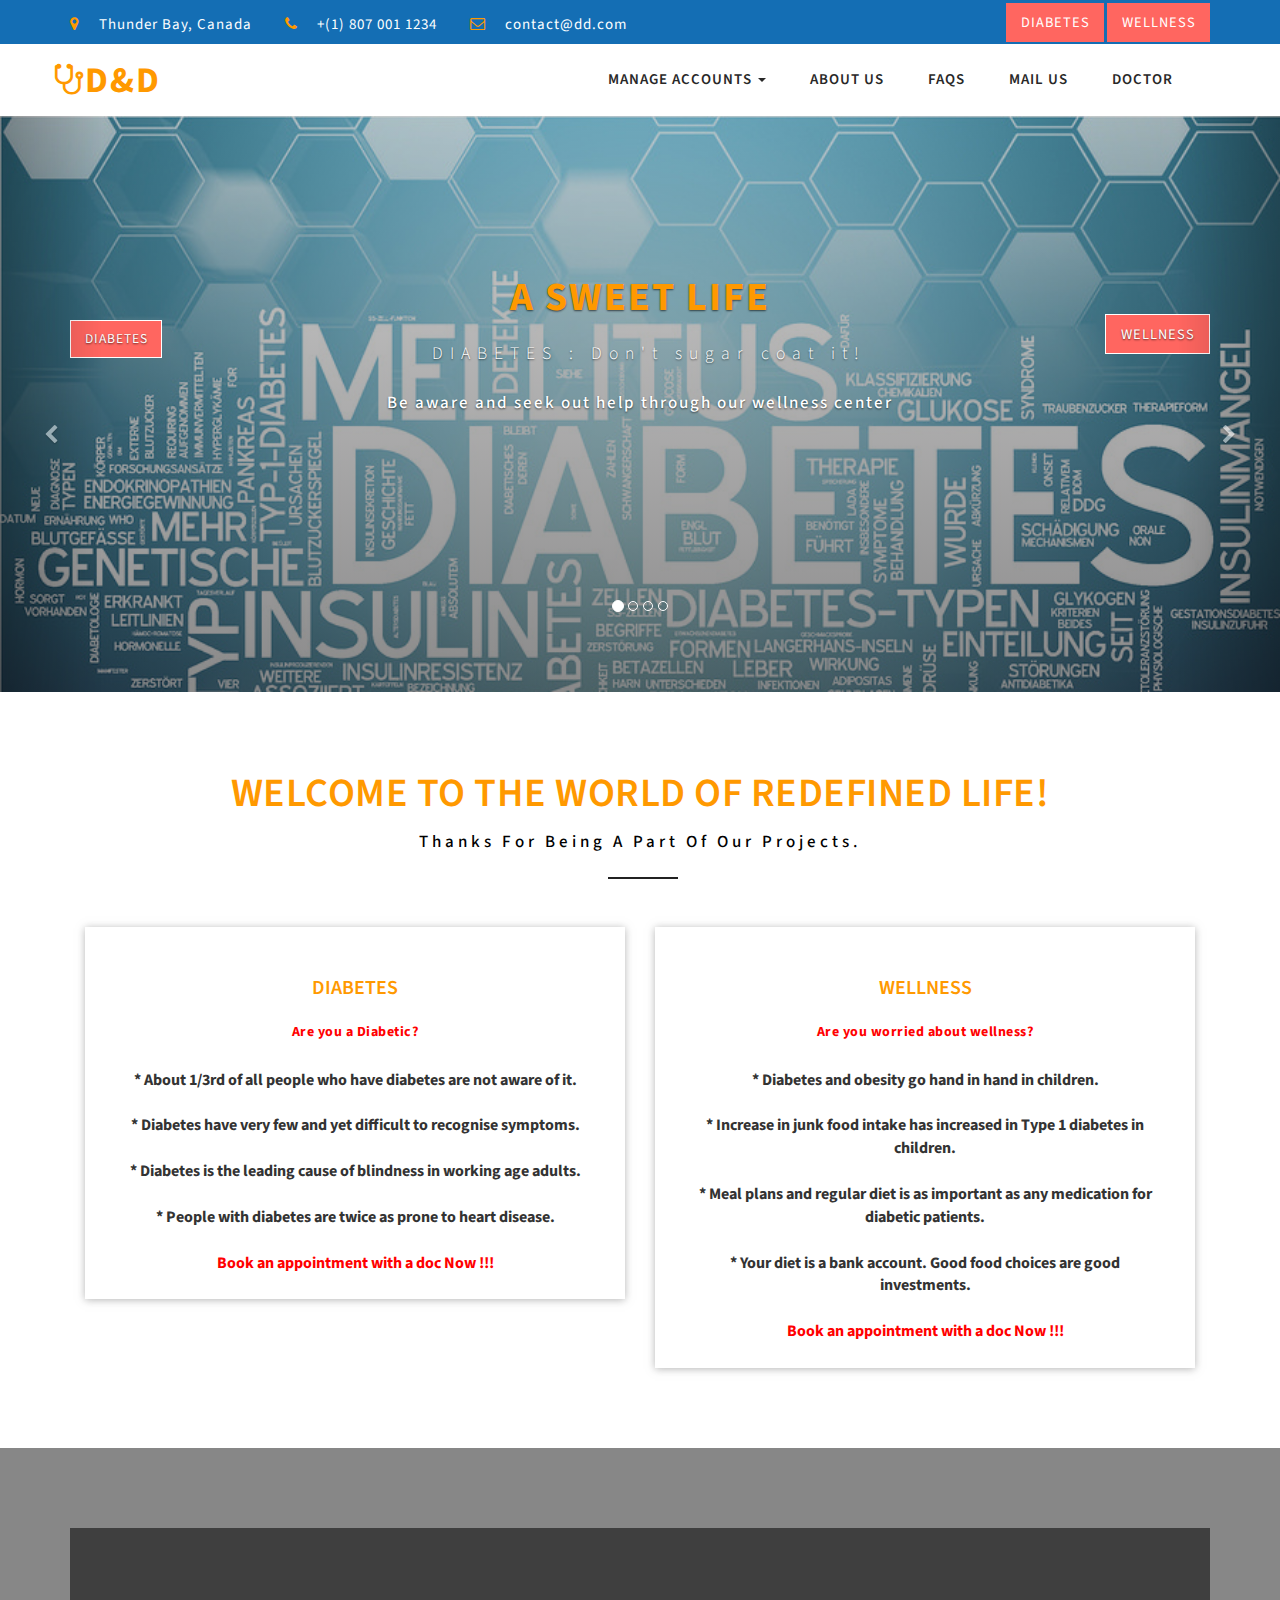
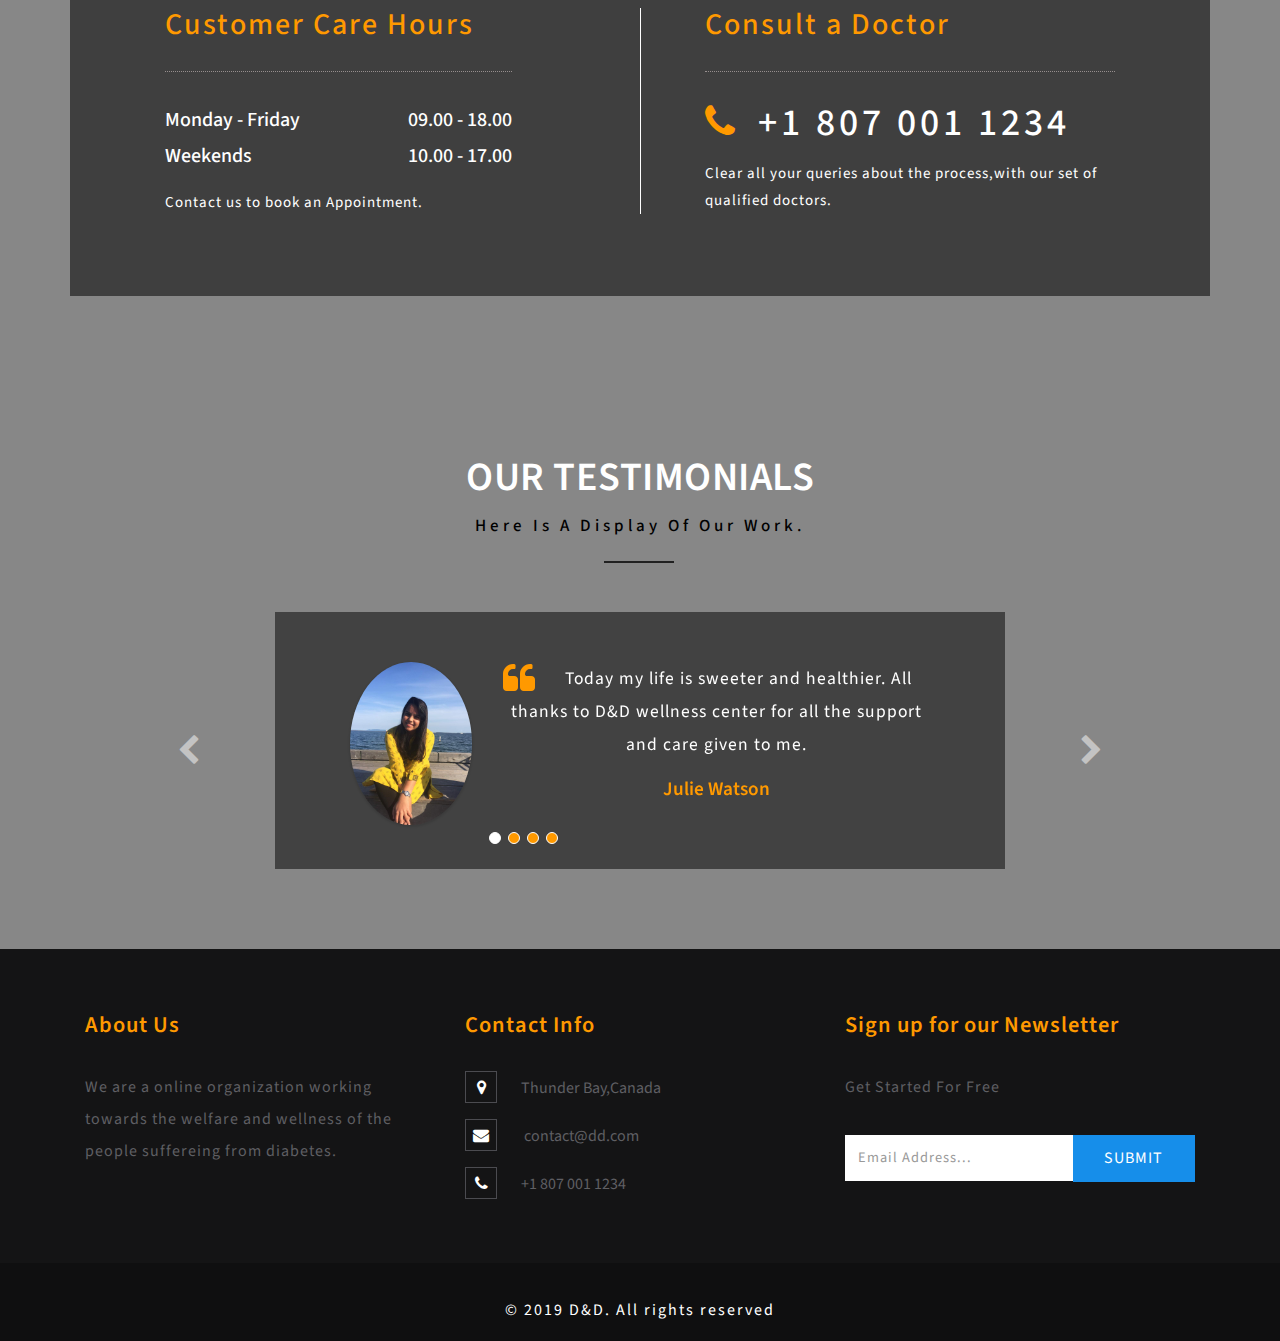
<file: index.html>
<!DOCTYPE html>
<html>

<head>
	<title>D&D - Diabetes and Diet Wellness Center : Home
	<img src="images/logo.jfif" alt=" " class="img-responsive" />
	</title>
	<!--/tags -->
	<meta name="viewport" content="width=device-width, initial-scale=1">
	<meta http-equiv="Content-Type" content="text/html; charset=utf-8" />
	<meta name="keywords" content="New Clinic Responsive web template, Bootstrap Web Templates, Flat Web Templates, Android Compatible web template, 
Smartphone Compatible web template, free webdesigns for Nokia, Samsung, LG, SonyEricsson, Motorola web design" />
	<script type="application/x-javascript">
		addEventListener("load", function () {
			setTimeout(hideURLbar, 0);
		}, false);

		function hideURLbar() {
			window.scrollTo(0, 1);
		}
	</script>
	<!--//tags -->
	<link href="css/bootstrap.css" rel="stylesheet" type="text/css" media="all" />
	<link href="css/style.css" rel="stylesheet" type="text/css" media="all" />
	<link href="css/appointment_style.css" rel="stylesheet" type="text/css" media="all" />
	<link href="css/font-awesome.css" rel="stylesheet">
	<!-- //for bootstrap working -->
	<link href="//fonts.googleapis.com/css?family=Source+Sans+Pro:300,300i,400,400i,600,600i,700" rel="stylesheet">
</head>

<body>
	<!-- header -->
	<div class="header" id="home">
		<div class="top_menu_w3layouts">
		<div class="container">
			 <div class="header_left">
				<ul>
					<li><i class="fa fa-map-marker" aria-hidden="true"></i> Thunder Bay, Canada </li>
					<li><i class="fa fa-phone" aria-hidden="true"></i> +(1) 807 001 1234</li>
					<li><i class="fa fa-envelope-o" aria-hidden="true"></i> <a href="mailto:customer.care@d2r.com">contact@dd.com</a></li>
				</ul>
			</div>
			<div class="header_right">
				<ul class="forms_right">					
					<li><a href="loginsingup.html"> Diabetes  </a> </li>
					<li><a href="wellness.html"> Wellness  </a> </li>
				</ul>
			</div>
			<div class="clearfix"> </div>
			</div> 
		</div>

		<div class="content white">
			<nav class="navbar navbar-default" role="navigation">
				<div class="container">
					<div class="navbar-header">
						<button type="button" class="navbar-toggle" data-toggle="collapse" data-target="#bs-example-navbar-collapse-1">
					<span class="sr-only">Toggle navigation</span>
					<span class="icon-bar"></span>
					<span class="icon-bar"></span>
					<span class="icon-bar"></span>
				</button>
						<a class="navbar-brand" href="index.html">
							<h1><span class="fa fa-stethoscope" aria-hidden="true"></span>D&D </h1>
						</a>
					</div>
					<!--/.navbar-header-->
					<div class="collapse navbar-collapse" id="bs-example-navbar-collapse-1">
						<nav>
							<ul class="nav navbar-nav">
								<li class="dropdown">
									<a href="#" class="dropdown-toggle" data-toggle="dropdown">Manage accounts <b class="caret"></b></a>
									<ul class="dropdown-menu">
										<li><a href="SignUp.php">SignUp</a></li>
										<li><a href="#" data-toggle="modal" data-target="#myModalL">LOGIN</a></li>										
										<li class="divider"></li>
									</li>										
									</ul>
								</li>
								<li><a href="about.html">About Us</a></li>								
								<li><a href="faq.html">FAQs</a></li>								
								<li><a href="mail.html">Mail Us </a></li>
								<li><a href="doctor.html">Doctor</a></li>
								
							</ul>
						</nav>
					</div>
					<!--/.navbar-collapse-->
					<!--/.navbar-->
				</div>
			</nav>
		</div>
	</div>
	<!-- banner -->
	<div id="myCarousel" class="carousel slide" data-ride="carousel">
		<!-- Indicators -->
		<ol class="carousel-indicators">
			<li data-target="#myCarousel" data-slide-to="0" class="active"></li>
			<li data-target="#myCarousel" data-slide-to="1" class=""></li>
			<li data-target="#myCarousel" data-slide-to="2" class=""></li>
			<li data-target="#myCarousel" data-slide-to="3" class=""></li>
		</ol>
		<div class="carousel-inner" role="listbox">
			<div class="item active">
				<div class="container">
					<div class="carousel-caption">
						<h3><span>A Sweet Life</span></h3>
						<div class="header_left">
							<ul class="forms_right">
								<li><a href="loginsingup.html"> Diabetes  </a> </li>
							</ul>
						</div>
						<div class="header_right">
							<ul class="forms_right">								
								<li><a href="wellness.html"> Wellness  </a> </li>
							</ul>
						</div>										
						<p> DIABETES : Don't sugar coat it! </p>						
						<h6>Be aware and seek out help through our wellness center</h6>
					</div>
				</div>
			</div>
			<div class="item item2">
				<div class="container">
					<div class="carousel-caption">						
						<h3><span>A Sweet Life</span></h3>
						<div class="header_left">
							<ul class="forms_right">
								<li><a href="loginsingup.html"> Diabetes  </a> </li>
							</ul>
						</div>
						<div class="header_right">
							<ul class="forms_right">								
								<li><a href="wellness.html"> Wellness  </a> </li>
							</ul>
						</div>	
						<p>A world free of diabetes is not only a dream, it's our pledge.</p>
						<h6>Be aware and seek out help through our wellness center</h6>
					</div>
				</div>
			</div>
			<div class="item item3">
				<div class="container">
					<div class="carousel-caption">
						<h3><span>A Sweet Life</span></h3>
						<div class="header_left">
							<ul class="forms_right">
								<li><a href="loginsingup.html"> Diabetes  </a> </li>
							</ul>
						</div>
						<div class="header_right">
							<ul class="forms_right">								
								<li><a href="wellness.html"> Wellness  </a> </li>
							</ul>
						</div>	
						<p>Keep calm and cure diabetes.</p>
						<h6>Be aware and seek out help through our wellness center </h6>
					</div>
				</div>
			</div>
			<div class="item item4">
				<div class="container">
					<div class="carousel-caption">						
						<h3><span>A Sweet Life</span></h3>
						<div class="header_left">
							<ul class="forms_right">
								<li class><a href="loginsingup.html"> Diabetes  </a> </li>
							</ul>
						</div>
						<div class="header_right">
							<ul class="forms_right">								
								<li><a href="wellness.html"> Wellness  </a> </li>
							</ul>
						</div>	
						<p>Be well, know your BGL!</p>
						<h6>Be aware and seek out help through our wellness center</h6>
					</div>
				</div>
			</div>
		</div>
		<a class="left carousel-control" href="#myCarousel" role="button" data-slide="prev">
			<span class="fa fa-chevron-left" aria-hidden="true"></span>
			<span class="sr-only">Previous</span>
		</a>
		<a class="right carousel-control" href="#myCarousel" role="button" data-slide="next">
			<span class="fa fa-chevron-right" aria-hidden="true"></span>
			<span class="sr-only">Next</span>
		</a>
		<!-- The Modal -->
	</div>
	<!--//banner -->
	<!-- about -->
	<div class="agile-about w3ls-section">
	<!-- about-bottom -->
	<div class="agileits-about-btm">
	<h3 class="heading-agileinfo">Welcome To The World of Redefined Life!<span>Thanks for being a part of our Projects.</span></h3>
		<div class="container">
			<div class="w3-flex">			
			<div class="services-bottom-grids">
			<div class="col-md-6">
				<div class="grid1">
					<h4 class="agileinfo-head">DIABETES</h4>
					<p class="post-title"><b>Are you a Diabetic? </b></p></br>
					<ul><b>
						<li> * About 1/3rd of all people who have diabetes are not aware of it. </li></br>
						<li> * Diabetes have very few and yet difficult to recognise symptoms. </li></br>
						<li> * Diabetes is the leading cause of blindness in working age adults.  </li></br>
						<li> * People with diabetes are twice as prone to heart disease.  </li></br>
						<li class="post-title"><b>Book an appointment with a doc Now !!!</b></li></b>
					</ul>
				</div>
			</div>
			<div class="col-md-6">
				<div class="grid1">
					<h4 class="agileinfo-head">WELLNESS</h4>
					<p class="post-title"><b>Are you worried about wellness? </b></p></br>
						<ul><b>
							<li> * Diabetes and obesity go hand in hand in children. </li></br>
							<li> * Increase in junk food intake has increased in Type 1 diabetes in children. </li></br>
							<li> * Meal plans and regular diet is as important as any medication for diabetic patients.</li></br>
							<li> * Your diet is a bank account. Good food choices are good investments.</li></br>
						<li class="post-title"><b>Book an appointment with a doc Now !!!</b></li></b>
						</ul>
				</div>
			</div>
			<div class="clearfix"></div>
		</div>
		</div>
		</div>
	</div>
	<!-- //about-bottom -->
</div>
<!-- emergency -->
<div class="emergency_cases_w3ls">
<div class="emergency_cases_bt">
	<div class="container">
	<div class="emergency_cases_top">
		<div class="col-md-6 emergency_cases_w3ls_left">
			<h4>Customer Care Hours</h4>
			<h6>Monday - Friday&nbsp;<span class="eme">09.00 - 18.00</span></h6>
			<h6>Weekends &nbsp;<span class="eme">10.00 - 17.00</span></h6>
			<p>Contact us to book an Appointment.</p>
		</div>
		<div class="col-md-6 emergency_cases_w3ls_right">
			<h4>Consult a Doctor</h4>
			<h5><i class="fa fa-phone" aria-hidden="true"></i>+1 807 001 1234 </h5>
			<p>Clear all your queries about the process,with our set of qualified doctors.</p>
		</div>
		
		<div class="clearfix"></div>
		</div>
	</div>
	</div>
</div>

<div class="tesimonials">
<div class="tesimonials_tp">
		<div class="container">
			<div class="tittle_head_w3layouts">
				<h3 class="heading-agileinfo te">Our Testimonials<span class="te">Here is a display of our work.</span></h3>
			</div>
			<div class="inner_sec_info_agileits_w3">
				<div class="test_grid_sec">
					<div class="col-md-offset-2 col-md-8">
						<div class="carousel slide two" data-ride="carousel" id="quote-carousel">
							<!-- Bottom Carousel Indicators -->
							<ol class="carousel-indicators two">
								<li data-target="#quote-carousel" data-slide-to="0" class="active"></li>
								<li data-target="#quote-carousel" data-slide-to="1"></li>
								<li data-target="#quote-carousel" data-slide-to="2"></li>
								<li data-target="#quote-carousel" data-slide-to="3"></li>
							</ol>

							<!-- Carousel Slides / Quotes -->
							<div class="carousel-inner">

								<!-- Quote 1 -->
								<div class="item active">
									<blockquote>
										<div class="test_grid">
											<div class="col-sm-3 text-center test_img">
												<img src="images/julie.jpeg" alt=" " class="img-responsive" />

											</div>
											<div class="col-sm-9 test_img_info">
												<p>Today my life is sweeter and healthier. All thanks to D&D wellness center for all the support and care given to me.</p>
												<h6>Julie Watson</h6>
											</div>
										</div>
									</blockquote>
								</div>
								<!-- Quote 2 -->
								<div class="item">
									<blockquote>
										<div class="test_grid">
											<div class="col-sm-3 text-center test_img">
												<img src="images/mary.jpg" alt=" " class="img-responsive" />
											</div>
											<div class="col-sm-9 test_img_info">
												<p>I rely more on the healthy diet now than the insulin injections. #awarenessbyD&D</p>
												<h6>Mary Shawhill</h6>
											</div>
										</div>
									</blockquote>
								</div>
								<!-- Quote 3 -->
								<div class="item">
									<blockquote>
										<div class="test_grid">
											<div class="col-sm-3 text-center test_img">
												<img src="images/william.JPG" alt=" " class="img-responsive" />
											</div>
											<div class="col-sm-9 test_img_info">
												<p> D&D - Go and never feel low!!</p>
												<h6>William Grand</h6>
											</div>
										</div>
									</blockquote>
								</div>
								<!-- Quote 4 -->
								<div class="item">
									<blockquote>
										<div class="test_grid">
											<div class="col-sm-3 text-center test_img">
												<img src="images/pearl.jpg" alt=" " class="img-responsive" />
											</div>
											<div class="col-sm-9 test_img_info">
												<p>Never knew diabetes could be controlled with this ease until i stepped into D&D</p>
												<h6>Pearl Rozario</h6>
											</div>
										</div>
									</blockquote>
								</div>
							</div>

							<!-- Carousel Buttons Next/Prev -->
							<a data-slide="prev" href="#quote-carousel" class="left carousel-control"><i class="fa fa-chevron-left"></i></a>
							<a data-slide="next" href="#quote-carousel" class="right carousel-control"><i class="fa fa-chevron-right"></i></a>
						</div>
					</div>
				</div>
			</div>
		</div>
	</div>
</div>

	<!--//icons-->

	<!-- footer -->
	<div class="footer_top_agile_w3ls">
		<div class="container">
			<div class="col-md-4 footer_grid">
				<h3>About Us</h3>
				<p>We are a online organization working towards the welfare and wellness of the people suffereing from diabetes.</p>				
			</div>

			<div class="col-md-4 footer_grid">
				<h3>Contact Info</h3>
				<ul class="address">
					<li><i class="fa fa-map-marker" aria-hidden="true"></i>Thunder Bay,Canada </li>
					<li><i class="fa fa-envelope" aria-hidden="true"></i> <a href="mailto:customer.care@d2r.com">contact@dd.com</a></li>
					<li><i class="fa fa-phone" aria-hidden="true"></i>+1 807 001 1234</li>
				</ul>
			</div>
			<div class="col-md-4 footer_grid ">
				<h3>Sign up for our Newsletter</h3>
				<p>Get Started For Free</p>
				<div class="footer_grid_right">

					<form action="#" method="post">
						<input type="email" name="Email" placeholder="Email Address..." required="">
						<input type="submit" value="Submit">
					</form>
				</div>
			</div>
			<div class="clearfix"> </div>

		</div>
	</div>
	<div class="footer_wthree_agile">
		<p>© 2019 D&D. All rights reserved </p>
	</div>
	<!-- //footer -->
	<!-- bootstrap-modal-pop-up -->
	<div class="modal video-modal fade" id="myModal" tabindex="-1" role="dialog" aria-labelledby="myModal">
		<div class="modal-dialog" role="document">
			<div class="modal-content">
				<div class="modal-header">
					D&D
					<button type="button" class="close" data-dismiss="modal" aria-label="Close"><span aria-hidden="true">&times;</span></button>						
				</div>
					<div class="modal-body">
						<img src="images/diabetes prevention and management.jpg" alt=" " class="img-responsive" />
						<p>Ut enim ad minima veniam, quis nostrum 
							exercitationem ullam corporis suscipit laboriosam, 
							nisi ut aliquid ex ea commodi consequatur? Quis autem 
							vel eum iure reprehenderit qui in ea voluptate velit 
							esse quam nihil molestiae consequatur, vel illum qui 
							dolorem eum fugiat quo voluptas nulla pariatur.
							<i>" Quis autem vel eum iure reprehenderit qui in ea voluptate velit 
								esse quam nihil molestiae consequatur.</i></p>
					</div>
			</div>
		</div>
	</div>
<!-- //bootstrap-modal-pop-up --> 
<!-- Login -->
	<div class="modal video-modal fade" id="myModalL" tabindex="-1" role="dialog" aria-labelledby="myModal">
			<div class="modal-dialog" role="document">
				<div class="modal-content">
					<div class="modal-header">
						Login
						<button type="button" class="close" data-dismiss="modal" aria-label="Close"><span aria-hidden="true">&times;</span></button>						
					</div>
						<div class="modal-body">
						<form role="form" action="login.php" method="post">
						<div class="col-sm-3 text-center test_img">
							<img src="images/contact.png" alt=" " class="img-responsive" /></div>
							<p>
								  </br><label for="uname"><b>Username</b></label>
								  <input type="text" placeholder="Enter Username" name="uname" id = "uname" required>
								  <label for="pname"><b>Password</b></label></br>
								  <input type="password" placeholder=" Enter Password" name="pname" id = "pname" required></br>
								  <label><input type="checkbox" checked="checked" name="remember"> Remember me </label></br>								  
								  <button type="submit" value="login" name="submit" id="submit" class="btn btn-block" style="background-color:#666">LOGIN
								<span class="glyphicon glyphicon-ok"></span>
								</button>
							</p>
							</form>
						</div>
				</div>
			</div>
		</div>
<!-- Login -->

	


	<!-- js -->
	<script type="text/javascript" src="js/jquery-2.1.4.min.js"></script>
	<script>
		$('ul.dropdown-menu li').hover(function () {
			$(this).find('.dropdown-menu').stop(true, true).delay(200).fadeIn(500);
		}, function () {
			$(this).find('.dropdown-menu').stop(true, true).delay(200).fadeOut(500);
		});
	</script>
	<script type="text/javascript" src="js/bootstrap.js"></script>
</body>

</html>
</file>
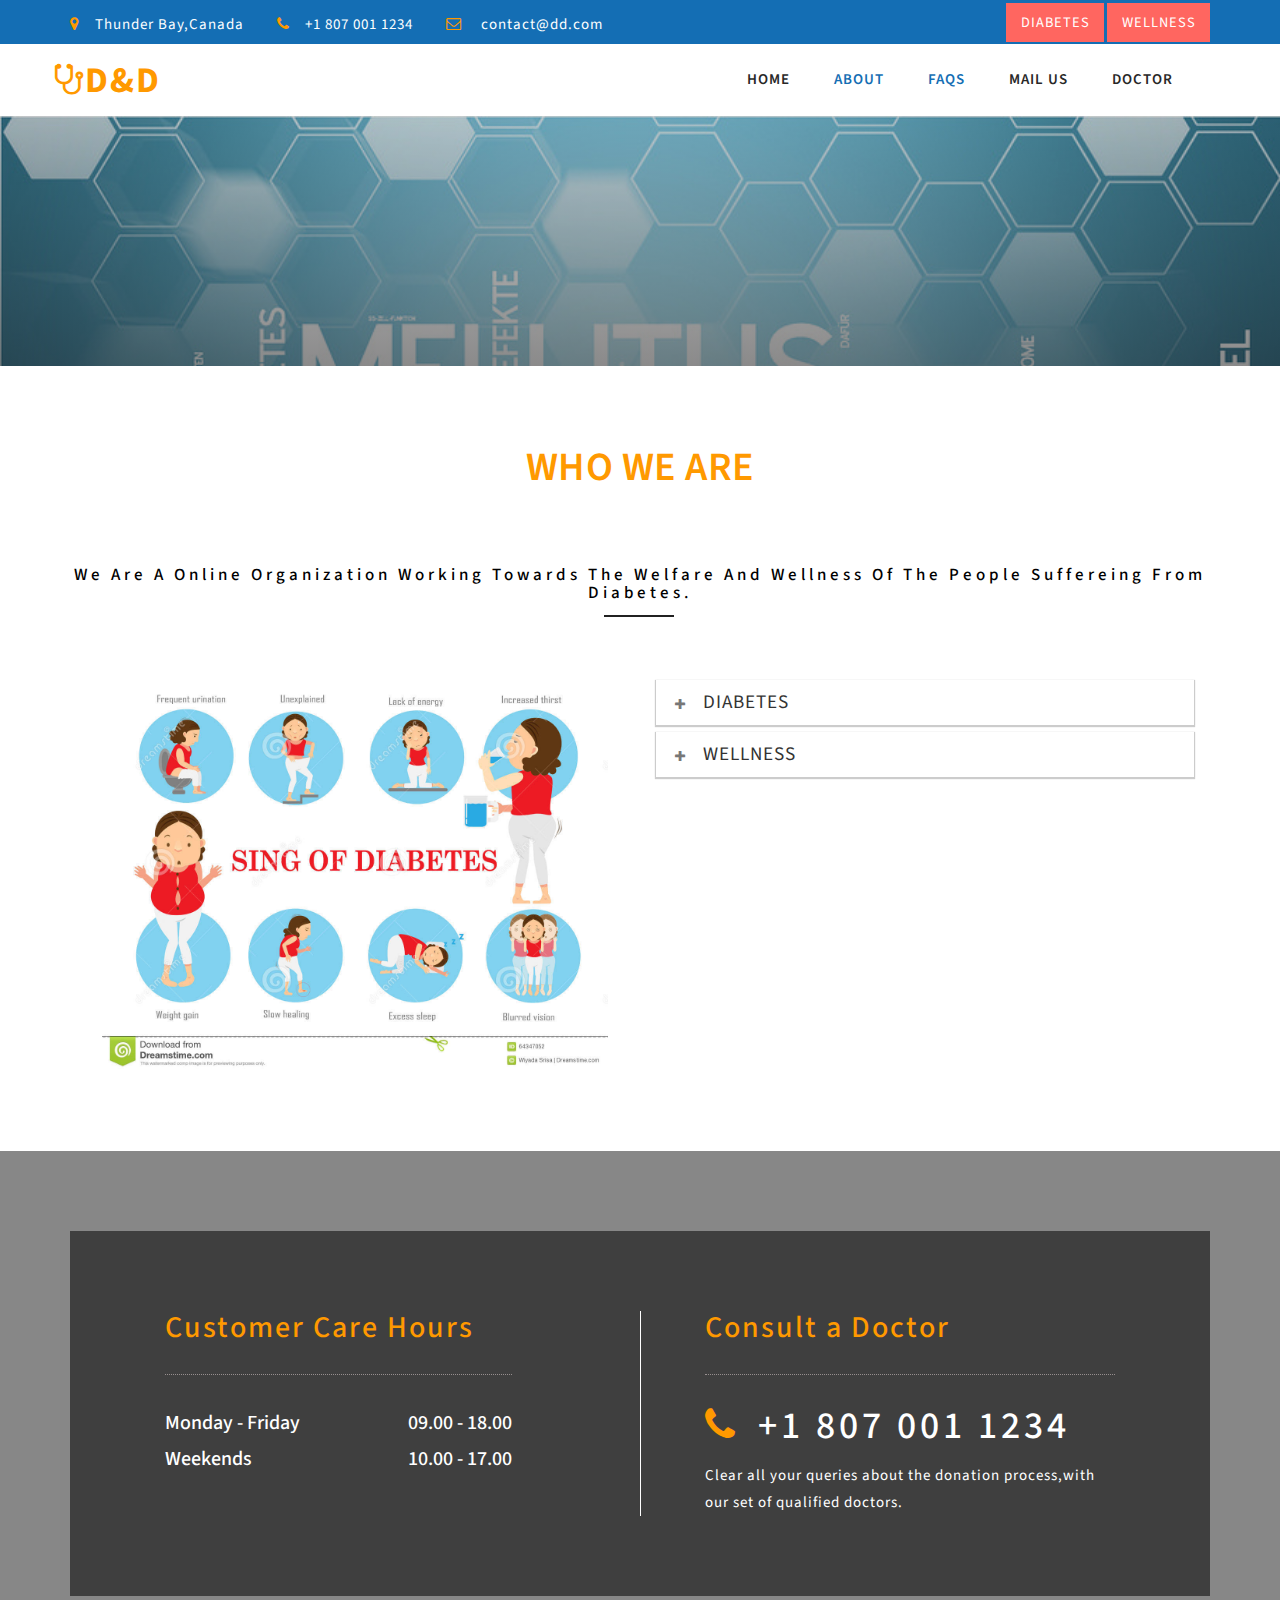
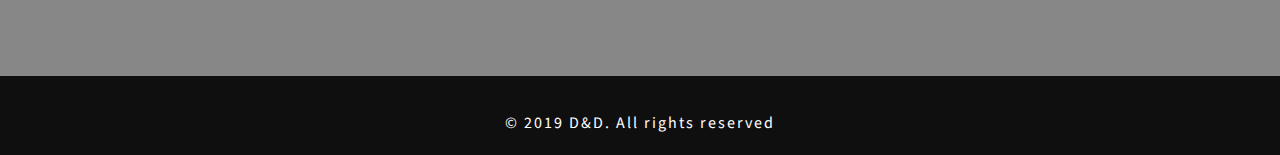
<file: about.html>
<!DOCTYPE html>
<html>

<head>
	<title>D&D</title>
	<!--/tags -->
	<meta name="viewport" content="width=device-width, initial-scale=1">
	<meta http-equiv="Content-Type" content="text/html; charset=utf-8" />
	<meta name="keywords" content="New Clinic Responsive web template, Bootstrap Web Templates, Flat Web Templates, Android Compatible web template, 
Smartphone Compatible web template, free webdesigns for Nokia, Samsung, LG, SonyEricsson, Motorola web design" />
	<script type="application/x-javascript">
		addEventListener("load", function () {
			setTimeout(hideURLbar, 0);
		}, false);

		function hideURLbar() {
			window.scrollTo(0, 1);
		}
	</script>
	<!--//tags -->
	<link href="css/bootstrap.css" rel="stylesheet" type="text/css" media="all" />
	<link href="css/style.css" rel="stylesheet" type="text/css" media="all" />
	<link href="css/appointment_style.css" rel="stylesheet" type="text/css" media="all" />
	<link href="css/font-awesome.css" rel="stylesheet">
	<!-- //for bootstrap working -->
	<link href="//fonts.googleapis.com/css?family=Source+Sans+Pro:300,300i,400,400i,600,600i,700" rel="stylesheet">
</head>

<body>
	<!-- header -->
	<div class="header" id="home">
		<div class="top_menu_w3layouts">
<div class="container">
			<div class="header_left">
				<ul>
					<li><i class="fa fa-map-marker" aria-hidden="true"></i>Thunder Bay,Canada </li>
					<li><i class="fa fa-phone" aria-hidden="true"></i>+1 807 001 1234</li>
					<li><i class="fa fa-envelope-o" aria-hidden="true"></i> <a href="mailto:info@example.com">contact@dd.com</a></li>
				</ul>
			</div>
			<div class="header_right">
				<ul class="forms_right">					
					<li><a href="loginsingup.html"> Diabetes  </a> </li>
					<li><a href="loginsingup.html"> Wellness  </a> </li>
				</ul>

			</div>
			<div class="clearfix"> </div>
			</div>
		</div>

		<div class="content white">
			<nav class="navbar navbar-default" role="navigation">
				<div class="container">
					<div class="navbar-header">
						<button type="button" class="navbar-toggle" data-toggle="collapse" data-target="#bs-example-navbar-collapse-1">
					<span class="sr-only">Toggle navigation</span>
					<span class="icon-bar"></span>
					<span class="icon-bar"></span>
					<span class="icon-bar"></span>
				</button>
						<a class="navbar-brand" href="index.html">
							<h1><span class="fa fa-stethoscope" aria-hidden="true"></span>D&D </h1>
						</a>
					</div>
					<!--/.navbar-header-->
					<div class="collapse navbar-collapse" id="bs-example-navbar-collapse-1">
						<nav>
							<ul class="nav navbar-nav">
								<li><a href="index.html" >Home</a></li>
								<li><a href="about.html" class="active">About</a></li>	
								<li><a href="faq.html" class="active">FAQs</a></li>		
								<li><a href="mail.html">Mail Us</a></li>
								<li><a href="doctor.html">Doctor</a></li>								
									</ul>
								
						</nav>
					</div>
					<!--/.navbar-collapse-->
					<!--/.navbar-->
				</div>
			</nav>
		</div>
	</div>
	<!-- banner -->
<div class="banner_inner_content_agile_w3l">
	
</div>
	<!--//banner -->
	<!-- about -->
	<div class="about">
		<div class="container">
			<h3 class="heading-agileinfo">Who We are</h3>
			<h3 class="heading-agileinfo"><span> We are a online organization working towards the welfare and wellness of the people suffereing from diabetes.</span></h3> 
			<div class="col-md-6 about-w3right">
				<img src="images/diabetes signs.jpg" class="img-responsive" alt="" />
			</div>
			<div class="col-md-6 about-w3left">
				<div class="panel-group" id="accordion" role="tablist" aria-multiselectable="true">
					<div class="panel panel-default">
						<div class="panel-heading" role="tab" id="headingOne">
							<h5 class="panel-title asd">
								<a class="pa_italic collapsed" role="button" data-toggle="collapse" data-parent="#accordion" href="#collapseOne" aria-expanded="false"
								    aria-controls="collapseOne">
								<span class="glyphicon glyphicon-plus" aria-hidden="true"></span><i class="glyphicon glyphicon-minus" aria-hidden="true"></i>DIABETES</a>
							</h5>
						</div>
						<div id="collapseOne" class="panel-collapse collapse" role="tabpanel" aria-labelledby="headingOne" aria-expanded="false"
						    style="height: 0px;">
							<div class="panel-body panel_text">
								<ul><b>
						<li> * About 1/3rd of all people who have diabetes are not aware of it. </li></br>
						<li> * Diabetes have very few and yet difficult to recognise symptoms. </li></br>
						<li> * Diabetes is the leading cause of blindness in working age adults.  </li></br>
						<li> * People with diabetes are twice as prone to heart disease.  </li></br>
						<li class="post-title"><b>Book an appointment with a doc Now !!!</b></li></b>
					</ul>
							</div>
						</div>
					</div>
					<div class="panel panel-default">
						<div class="panel-heading" role="tab" id="headingThree">
							<h5 class="panel-title asd">
								<a class="pa_italic collapsed" role="button" data-toggle="collapse" data-parent="#accordion" href="#collapseThree" aria-expanded="false"
								    aria-controls="collapseThree">
								<span class="glyphicon glyphicon-plus" aria-hidden="true"></span><i class="glyphicon glyphicon-minus" aria-hidden="true"></i>WELLNESS
							</a>
							</h5>
						</div>
						<div id="collapseThree" class="panel-collapse collapse" role="tabpanel" aria-labelledby="headingThree" aria-expanded="false"
						    style="height: 0px;">
							<div class="panel-body panel_text">
								<ul><b>
							<li> * Diabetes and obesity go hand in hand in children. </li></br>
							<li> * Increase in junk food intake has increased in Type 1 diabetes in children. </li></br>
							<li> * Meal plans and regular diet is as important as any medication for diabetic patients.</li></br>
							<li> * Your diet is a bank account. Good food choices are good investments.</li></br>
						<li class="post-title"><b>Book an appointment with a doc Now !!!</b></li></b>
						</ul>
							</div>
						</div>
					</div>
				</div>
			</div>
			<div class="clearfix"> </div>
		</div>
	</div>
<!-- //about -->
<!-- emergency -->
<div class="emergency_cases_w3ls">
<div class="emergency_cases_bt">
	<div class="container">
	<div class="emergency_cases_top">
		<div class="col-md-6 emergency_cases_w3ls_left">
			<h4>Customer Care Hours</h4>
			<h6>Monday - Friday&nbsp;<span class="eme">09.00 - 18.00</span></h6>
			<h6>Weekends &nbsp;<span class="eme">10.00 - 17.00</span></h6>
		</div>
		<div class="col-md-6 emergency_cases_w3ls_right">
			<h4>Consult a Doctor</h4>
			<h5><i class="fa fa-phone" aria-hidden="true"></i>+1 807 001 1234 </h5>
			<p>Clear all your queries about the donation process,with our set of qualified doctors.</p>
		</div>
		
		<div class="clearfix"></div>
		</div>
	</div>
	</div>
</div>
<!-- //emergency -->

	<div class="footer_wthree_agile">
		<p>© 2019 D&D. All rights reserved </p>

	</div>
<!-- //footer -->

<!-- js -->
	<script type="text/javascript" src="js/jquery-2.1.4.min.js"></script>
	<script>
		$('ul.dropdown-menu li').hover(function () {
			$(this).find('.dropdown-menu').stop(true, true).delay(200).fadeIn(500);
		}, function () {
			$(this).find('.dropdown-menu').stop(true, true).delay(200).fadeOut(500);
		});
	</script>
	<script type="text/javascript" src="js/bootstrap.js"></script>
</body>

</html>
</file>
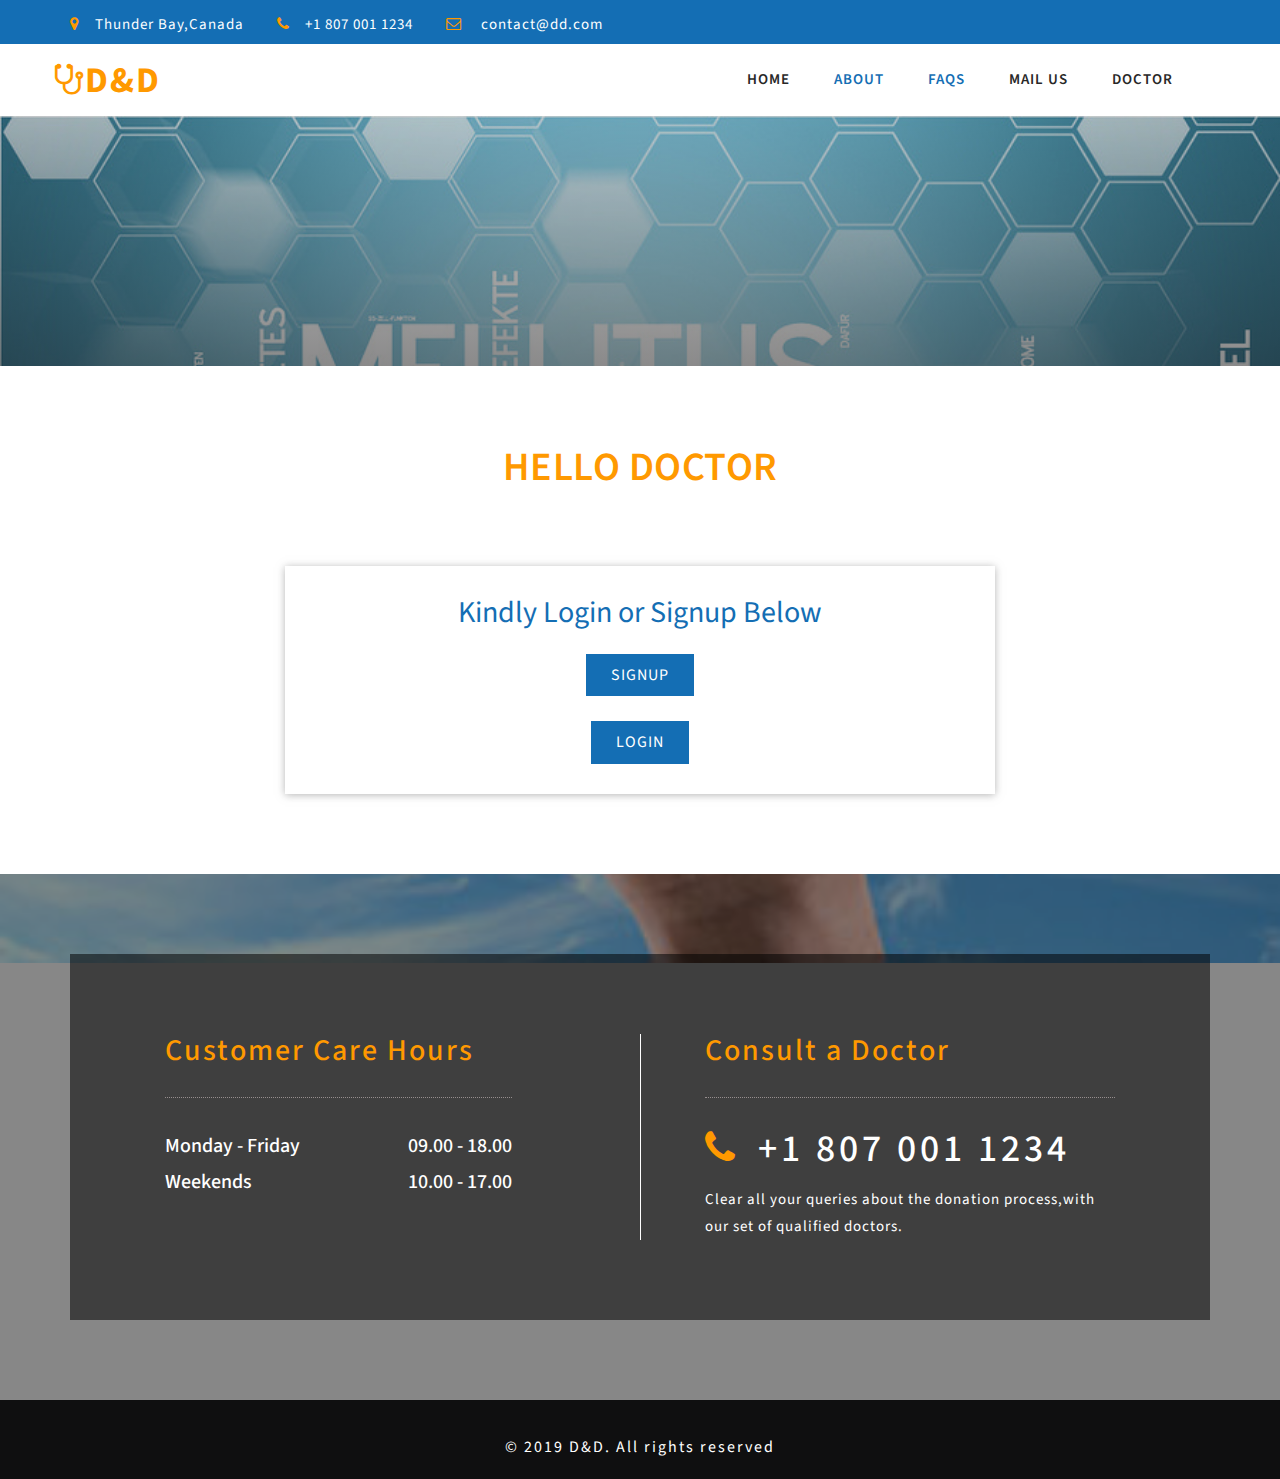
<file: doctor.html>
<!DOCTYPE html>
<html>

<head>
	<title>D&D</title>
	<!--/tags -->
	<meta name="viewport" content="width=device-width, initial-scale=1">
	<meta http-equiv="Content-Type" content="text/html; charset=utf-8" />
	<meta name="keywords" content="New Clinic Responsive web template, Bootstrap Web Templates, Flat Web Templates, Android Compatible web template, 
Smartphone Compatible web template, free webdesigns for Nokia, Samsung, LG, SonyEricsson, Motorola web design" />
	<script type="application/x-javascript">
		addEventListener("load", function () {
			setTimeout(hideURLbar, 0);
		}, false);

		function hideURLbar() {
			window.scrollTo(0, 1);
		}
	</script>
	<!--//tags -->
	<link href="css/bootstrap.css" rel="stylesheet" type="text/css" media="all" />
	<link href="css/style.css" rel="stylesheet" type="text/css" media="all" />
	<link href="css/appointment_style.css" rel="stylesheet" type="text/css" media="all" />
	<link href="css/font-awesome.css" rel="stylesheet">
	<!-- //for bootstrap working -->
	<link href="//fonts.googleapis.com/css?family=Source+Sans+Pro:300,300i,400,400i,600,600i,700" rel="stylesheet">
</head>

<body>
	<!-- header -->
	<div class="header" id="home">
		<div class="top_menu_w3layouts">
<div class="container">
			<div class="header_left">
				<ul>
					<li><i class="fa fa-map-marker" aria-hidden="true"></i>Thunder Bay,Canada </li>
					<li><i class="fa fa-phone" aria-hidden="true"></i>+1 807 001 1234</li>
					<li><i class="fa fa-envelope-o" aria-hidden="true"></i> <a href="mailto:info@example.com">contact@dd.com</a></li>
				</ul>
			</div>
			<div class="clearfix"> </div>
			</div>
		</div>

		<div class="content white">
			<nav class="navbar navbar-default" role="navigation">
				<div class="container">
					<div class="navbar-header">
						<button type="button" class="navbar-toggle" data-toggle="collapse" data-target="#bs-example-navbar-collapse-1">
					<span class="sr-only">Toggle navigation</span>
					<span class="icon-bar"></span>
					<span class="icon-bar"></span>
					<span class="icon-bar"></span>
				</button>
						<a class="navbar-brand" href="index.html">
							<h1><span class="fa fa-stethoscope" aria-hidden="true"></span>D&D </h1>
						</a>
					</div>
					<!--/.navbar-header-->
					<div class="collapse navbar-collapse" id="bs-example-navbar-collapse-1">
						<nav>
							<ul class="nav navbar-nav">
								<li><a href="index.html" >Home</a></li>
								<li><a href="about.html" class="active">About</a></li>	
								<li><a href="faq.html" class="active">FAQs</a></li>		
								<li><a href="mail.html">Mail Us</a></li>
								<li><a href="doctor.html">Doctor</a></li>								
									</ul>
								
						</nav>
					</div>
					<!--/.navbar-collapse-->
					<!--/.navbar-->
				</div>
			</nav>
		</div>
	</div>
	<!-- banner -->
<div class="banner_inner_content_agile_w3l">
	
</div>
		<!--//banner -->
	<div class="w3ls-banner">
	<div class="heading">
		<h1>Hello Doctor</h1>
	</div>
		<div class="container_1">
			<div class="heading">
				<h2>Kindly Login or Signup Below</h2>
			</div>		
			<div class="agile-form">
				<form action="SignUpDoctor.php" method="post">
					<input type="submit" value="SignUp">
				</form>	
			</div>
			<div class="agile-form">
					<a href="#" data-toggle="modal" data-target="#myModalL">
					<input type="submit" value="login"></a>	
			</div>
		</div>
</div>
  
<!-- Login -->
	<div class="modal video-modal fade" id="myModalL" tabindex="-1" role="dialog" aria-labelledby="myModal">
			<div class="modal-dialog" role="document">
				<div class="modal-content">
					<div class="modal-header">
						Login
						<button type="button" class="close" data-dismiss="modal" aria-label="Close"><span aria-hidden="true">&times;</span></button>						
					</div>
						<div class="modal-body">
						<form role="form" action="logindoctor.php" method="post">
						<div class="col-sm-3 text-center test_img">
							<img src="images/contact.png" alt=" " class="img-responsive" /></div>
							<p>
								  </br><label for="uname"><b>Username</b></label>
								  <input type="text" placeholder="Enter Username" name="uname" id = "uname" required>
								  <label for="pname"><b>Password</b></label></br>
								  <input type="password" placeholder=" Enter Password" name="pname" id = "pname" required></br>
								  <label><input type="checkbox" checked="checked" name="remember"> Remember me </label></br>								  
								  <button type="submit" value="login" name="submit" id="submit" class="btn btn-block" style="background-color:#666">LOGIN
								<span class="glyphicon glyphicon-ok"></span>
								</button>
							</p>
							</form>
						</div>
				</div>
			</div>
		</div>
<!-- Login -->  

  </form>
</div>
<!-- //about -->
<!-- emergency -->
<div class="emergency_cases_w3ls">
<div class="emergency_cases_bt">
	<div class="container">
	<div class="emergency_cases_top">
		<div class="col-md-6 emergency_cases_w3ls_left">
			<h4>Customer Care Hours</h4>
			<h6>Monday - Friday&nbsp;<span class="eme">09.00 - 18.00</span></h6>
			<h6>Weekends &nbsp;<span class="eme">10.00 - 17.00</span></h6>
		</div>
		<div class="col-md-6 emergency_cases_w3ls_right">
			<h4>Consult a Doctor</h4>
			<h5><i class="fa fa-phone" aria-hidden="true"></i>+1 807 001 1234 </h5>
			<p>Clear all your queries about the donation process,with our set of qualified doctors.</p>
		</div>
		
		<div class="clearfix"></div>
		</div>
	</div>
	</div>
</div>
<!-- //emergency -->

	<div class="footer_wthree_agile">
		<p>© 2019 D&D. All rights reserved </p>

	</div>
<!-- //footer -->

<!-- js -->
	<script type="text/javascript" src="js/jquery-2.1.4.min.js"></script>
	<script>
		$('ul.dropdown-menu li').hover(function () {
			$(this).find('.dropdown-menu').stop(true, true).delay(200).fadeIn(500);
		}, function () {
			$(this).find('.dropdown-menu').stop(true, true).delay(200).fadeOut(500);
		});
	</script>
	<script type="text/javascript" src="js/bootstrap.js"></script>
</body>

</html>
</file>
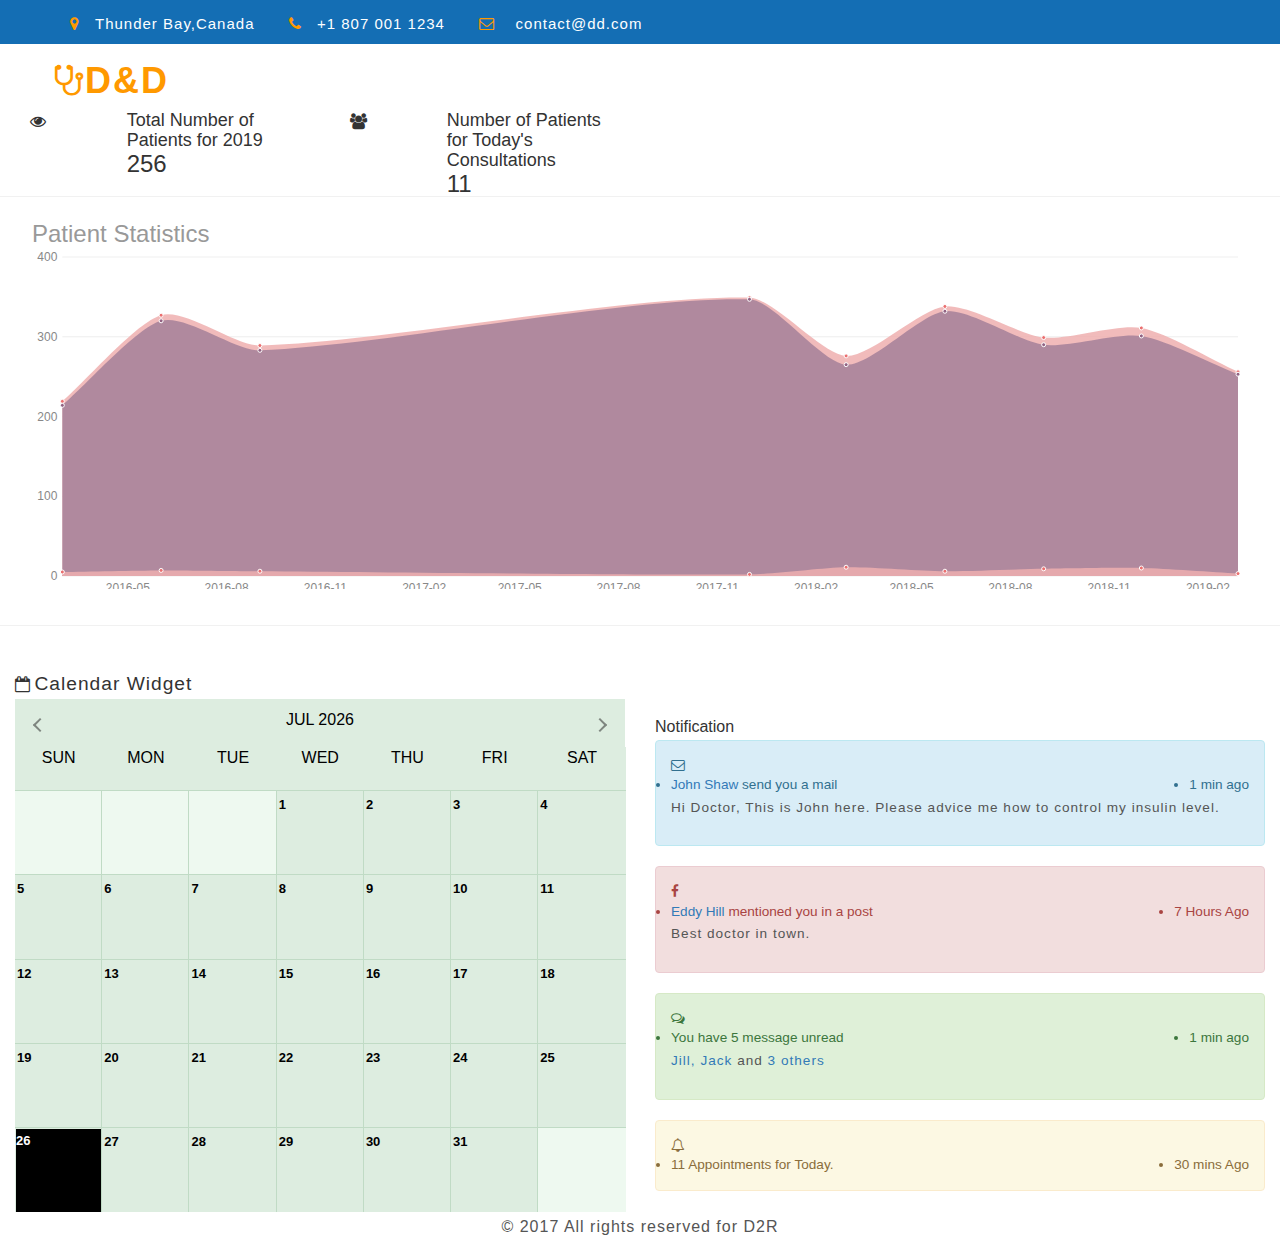
<file: doctordashboard.html>
<!DOCTYPE html>
<head>
<title>D&D Doctor</title>
<meta name="viewport" content="width=device-width, initial-scale=1">
<meta http-equiv="Content-Type" content="text/html; charset=utf-8" />
<meta name="keywords" content="Visitors Responsive web template, Bootstrap Web Templates, Flat Web Templates, Android Compatible web template, 
Smartphone Compatible web template, free webdesigns for Nokia, Samsung, LG, SonyEricsson, Motorola web design" />
<script type="application/x-javascript"> addEventListener("load", function() { setTimeout(hideURLbar, 0); }, false); function hideURLbar(){ window.scrollTo(0,1); } </script>
<!-- bootstrap-css -->
<link rel="stylesheet" href="css/bootstrap.min.css" >
<!-- //bootstrap-css -->
<!-- Custom CSS -->
<link href="css/style.css" rel='stylesheet' type='text/css' />
<link href="css/style-responsive.css" rel="stylesheet"/>
<!-- font CSS -->
<link href='//fonts.googleapis.com/css?family=Roboto:400,100,100italic,300,300italic,400italic,500,500italic,700,700italic,900,900italic' rel='stylesheet' type='text/css'>
<!-- font-awesome icons -->
<link rel="stylesheet" href="css/font.css" type="text/css"/>
<link href="css/font-awesome.css" rel="stylesheet"> 
<link rel="stylesheet" href="css/morris.css" type="text/css"/>
<!-- calendar -->
<link rel="stylesheet" href="css/monthly.css">
<!-- //calendar -->
<!-- //font-awesome icons -->
<script src="js/jquery2.0.3.min.js"></script>
<script src="js/raphael-min.js"></script>
<script src="js/morris.js"></script>
</head>
<body>
<section id="container">
<!--header start-->
<header class="header fixed-top clearfix">
<!--logo start-->



<div class="header" id="home">
		<div class="top_menu_w3layouts">
<div class="container">
			<div class="header_left">
				<ul>
					<li><i class="fa fa-map-marker" aria-hidden="true"></i>Thunder Bay,Canada </li>
					<li><i class="fa fa-phone" aria-hidden="true"></i>+1 807 001 1234</li>
					<li><i class="fa fa-envelope-o" aria-hidden="true"></i> <a href="mailto:info@example.com">contact@dd.com</a></li>
				</ul>
			</div>
			<div class="clearfix"> </div>
			</div>
		</div>

		<div class="content white">
			<nav class="navbar navbar-default" role="navigation">
				<div class="container">
					<div class="navbar-header">
						<button type="button" class="navbar-toggle" data-toggle="collapse" data-target="#bs-example-navbar-collapse-1">
					<span class="sr-only">Toggle navigation</span>
					<span class="icon-bar"></span>
					<span class="icon-bar"></span>
					<span class="icon-bar"></span>
				</button>
						<a class="navbar-brand" href="index.html">
							<h1><span class="fa fa-stethoscope" aria-hidden="true"></span>D&D </h1>
						</a>
					</div>
					</br>
					</br>
</header>
<!--header end-->

<!--sidebar end-->
<!--main content start-->
<section id="main-content">
	<section class="wrapper">
		<!-- //market-->
		<div class="market-updates">
			<div class="col-md-3 market-update-gd">
				<div class="market-update-block clr-block-2">
					<div class="col-md-4 market-update-right">
						<i class="fa fa-eye"> </i>
					</div>
					 <div class="col-md-8 market-update-left">
					 <h4>Total Number of Patients for 2019</h4>
					<h3>256</h3>
				  </div>
				  <div class="clearfix"> </div>
				</div>
			</div>
			<div class="col-md-3 market-update-gd">
				<div class="market-update-block clr-block-1">
					<div class="col-md-4 market-update-right">
						<i class="fa fa-users" ></i>
					</div>
					<div class="col-md-8 market-update-left">
					<h4>Number of Patients for Today's Consultations</h4>
						<h3>11</h3>
					</div>
				  <div class="clearfix"> </div>
				</div>
			</div>
		   <div class="clearfix"> </div>
		</div>	
		<!-- //market-->
		<div class="row">
			<div class="panel-body">
				<div class="col-md-12 w3ls-graph">
					<!--agileinfo-grap-->
						<div class="agileinfo-grap">
							<div class="agileits-box">
								<header class="agileits-box-header clearfix">
									<h3>Patient Statistics</h3>
										<div class="toolbar">
											
											
										</div>
								</header>
								<div class="agileits-box-body clearfix">
									<div id="hero-area"></div>
								</div>
							</div>
						</div>
	<!--//agileinfo-grap-->

				</div>
			</div>
		</div>
		<div class="agil-info-calendar">
		<!-- calendar -->
		</br>
					</br>
		<div class="col-md-6 agile-calendar">
			<div class="calendar-widget">
                <div class="panel-heading ui-sortable-handle">
					<span class="panel-icon">
                      <i class="fa fa-calendar-o"></i>
                    </span>
                    <span class="panel-title"> Calendar Widget</span>
                </div>
				<!-- grids -->
					<div class="agile-calendar-grid">
						<div class="page">
							
							<div class="w3l-calendar-left">
								<div class="calendar-heading">
									
								</div>
								<div class="monthly" id="mycalendar"></div>
							</div>
							
							<div class="clearfix"> </div>
						</div>
					</div>
			</div>
		</div>
		<!-- //calendar -->
		</br>
					</br>
		<div class="col-md-6 w3agile-notifications">
			<div class="notifications">
				<!--notification start-->
				
					<header class="panel-heading">
						Notification 
					</header>
					<div class="notify-w3ls">
						<div class="alert alert-info clearfix">
							<span class="alert-icon"><i class="fa fa-envelope-o"></i></span>
							<div class="notification-info">
								<ul class="clearfix notification-meta">
									<li class="pull-left notification-sender"><span><a href="#">John Shaw </a></span> send you a mail </li>
									<li class="pull-right notification-time">1 min ago</li>
								</ul>
								<p>
									Hi Doctor, This is John here. Please advice me how to control my insulin level.
								</p>
							</div>
						</div>
						<div class="alert alert-danger">
							<span class="alert-icon"><i class="fa fa-facebook"></i></span>
							<div class="notification-info">
								<ul class="clearfix notification-meta">
									<li class="pull-left notification-sender"><span><a href="#">Eddy Hill</a></span> mentioned you in a post </li>
									<li class="pull-right notification-time">7 Hours Ago</li>
								</ul>
								<p>
									Best doctor in town.
								</p>
							</div>
						</div>
						<div class="alert alert-success ">
							<span class="alert-icon"><i class="fa fa-comments-o"></i></span>
							<div class="notification-info">
								<ul class="clearfix notification-meta">
									<li class="pull-left notification-sender">You have 5 message unread</li>
									<li class="pull-right notification-time">1 min ago</li>
								</ul>
								<p>
									<a href="#">Jill, Jack </a> and <a href="#">3 others</a>
								</p>
							</div>
						</div>
						<div class="alert alert-warning ">
							<span class="alert-icon"><i class="fa fa-bell-o"></i></span>
							<div class="notification-info">
								<ul class="clearfix notification-meta">
									<li class="pull-left notification-sender">11 Appointments for Today.</li>
									<li class="pull-right notification-time">30 mins Ago</li>
								</ul>
							</div>
						</div>
						
					</div>
				
				<!--notification end-->
				</div>
			</div>
			<div class="clearfix"> </div>
		</div>


</section>
 <!-- footer -->
		  <div class="footer">
			<div class="wthree-copyright">
			  <p align="center">© 2017 All rights reserved for D2R</a></p>
			</div>
		  </div>
  <!-- / footer -->
</section>
<!--main content end-->
</section>
<script src="js/bootstrap.js"></script>
<script src="js/jquery.dcjqaccordion.2.7.js"></script>
<script src="js/scripts.js"></script>
<script src="js/jquery.slimscroll.js"></script>
<script src="js/jquery.nicescroll.js"></script>
<!--[if lte IE 8]><script language="javascript" type="text/javascript" src="js/flot-chart/excanvas.min.js"></script><![endif]-->
<script src="js/jquery.scrollTo.js"></script>
<!-- morris JavaScript -->	
<script>
	$(document).ready(function() {
		//BOX BUTTON SHOW AND CLOSE
	   jQuery('.small-graph-box').hover(function() {
		  jQuery(this).find('.box-button').fadeIn('fast');
	   }, function() {
		  jQuery(this).find('.box-button').fadeOut('fast');
	   });
	   jQuery('.small-graph-box .box-close').click(function() {
		  jQuery(this).closest('.small-graph-box').fadeOut(200);
		  return false;
	   });
	   
	    //CHARTS
	    function gd(year, day, month) {
			return new Date(year, month - 1, day).getTime();
		}
		
		graphArea2 = Morris.Area({
			element: 'hero-area',
			padding: 10,
        behaveLikeLine: true,
        gridEnabled: false,
        gridLineColor: '#dddddd',
        axes: true,
        resize: true,
        smooth:true,
        pointSize: 0,
        lineWidth: 0,
        fillOpacity:0.85,
			data: [
				{period: '2016 Q1', TotalPatients: 219, CurrentPatients: 214, DisconnectedPatients: 5},
				{period: '2016 Q2', TotalPatients: 327, CurrentPatients: 320, DisconnectedPatients: 7},
				{period: '2016 Q3', TotalPatients: 289, CurrentPatients: 283, DisconnectedPatients: 6},
				{period: '2017 Q4', TotalPatients: 349, CurrentPatients: 347, DisconnectedPatients: 2},
				{period: '2018 Q1', TotalPatients: 276, CurrentPatients: 265, DisconnectedPatients: 11},
				{period: '2018 Q2', TotalPatients: 338, CurrentPatients: 332, DisconnectedPatients: 6},
				{period: '2018 Q3', TotalPatients: 299, CurrentPatients: 290, DisconnectedPatients: 9},
				{period: '2018 Q4', TotalPatients: 311, CurrentPatients: 301, DisconnectedPatients: 10},
				{period: '2019 Q1', TotalPatients: 256, CurrentPatients: 253, DisconnectedPatients: 3},
			
			],
			lineColors:['#eb6f6f','#926383','#eb6f6f'],
			xkey: 'period',
            redraw: true,
            ykeys: ['TotalPatients', 'CurrentPatients', 'DisconnectedPatients'],
            labels: ['Total Patients', 'Current Patients', 'Disconnected Patients'],
			pointSize: 2,
			hideHover: 'auto',
			resize: true
		});
		
	   
	});
	</script>
<!-- calendar -->
	<script type="text/javascript" src="js/monthly.js"></script>
	<script type="text/javascript">
		$(window).load( function() {

			$('#mycalendar').monthly({
				mode: 'event',
				
			});

			$('#mycalendar2').monthly({
				mode: 'picker',
				target: '#mytarget',
				setWidth: '250px',
				startHidden: true,
				showTrigger: '#mytarget',
				stylePast: true,
				disablePast: true
			});

		switch(window.location.protocol) {
		case 'http:':
		case 'https:':
		// running on a server, should be good.
		break;
		case 'file:':
		alert('Just a heads-up, events will not work when run locally.');
		}

		});
	</script>
	<!-- //calendar -->
</body>
</html>
</file>
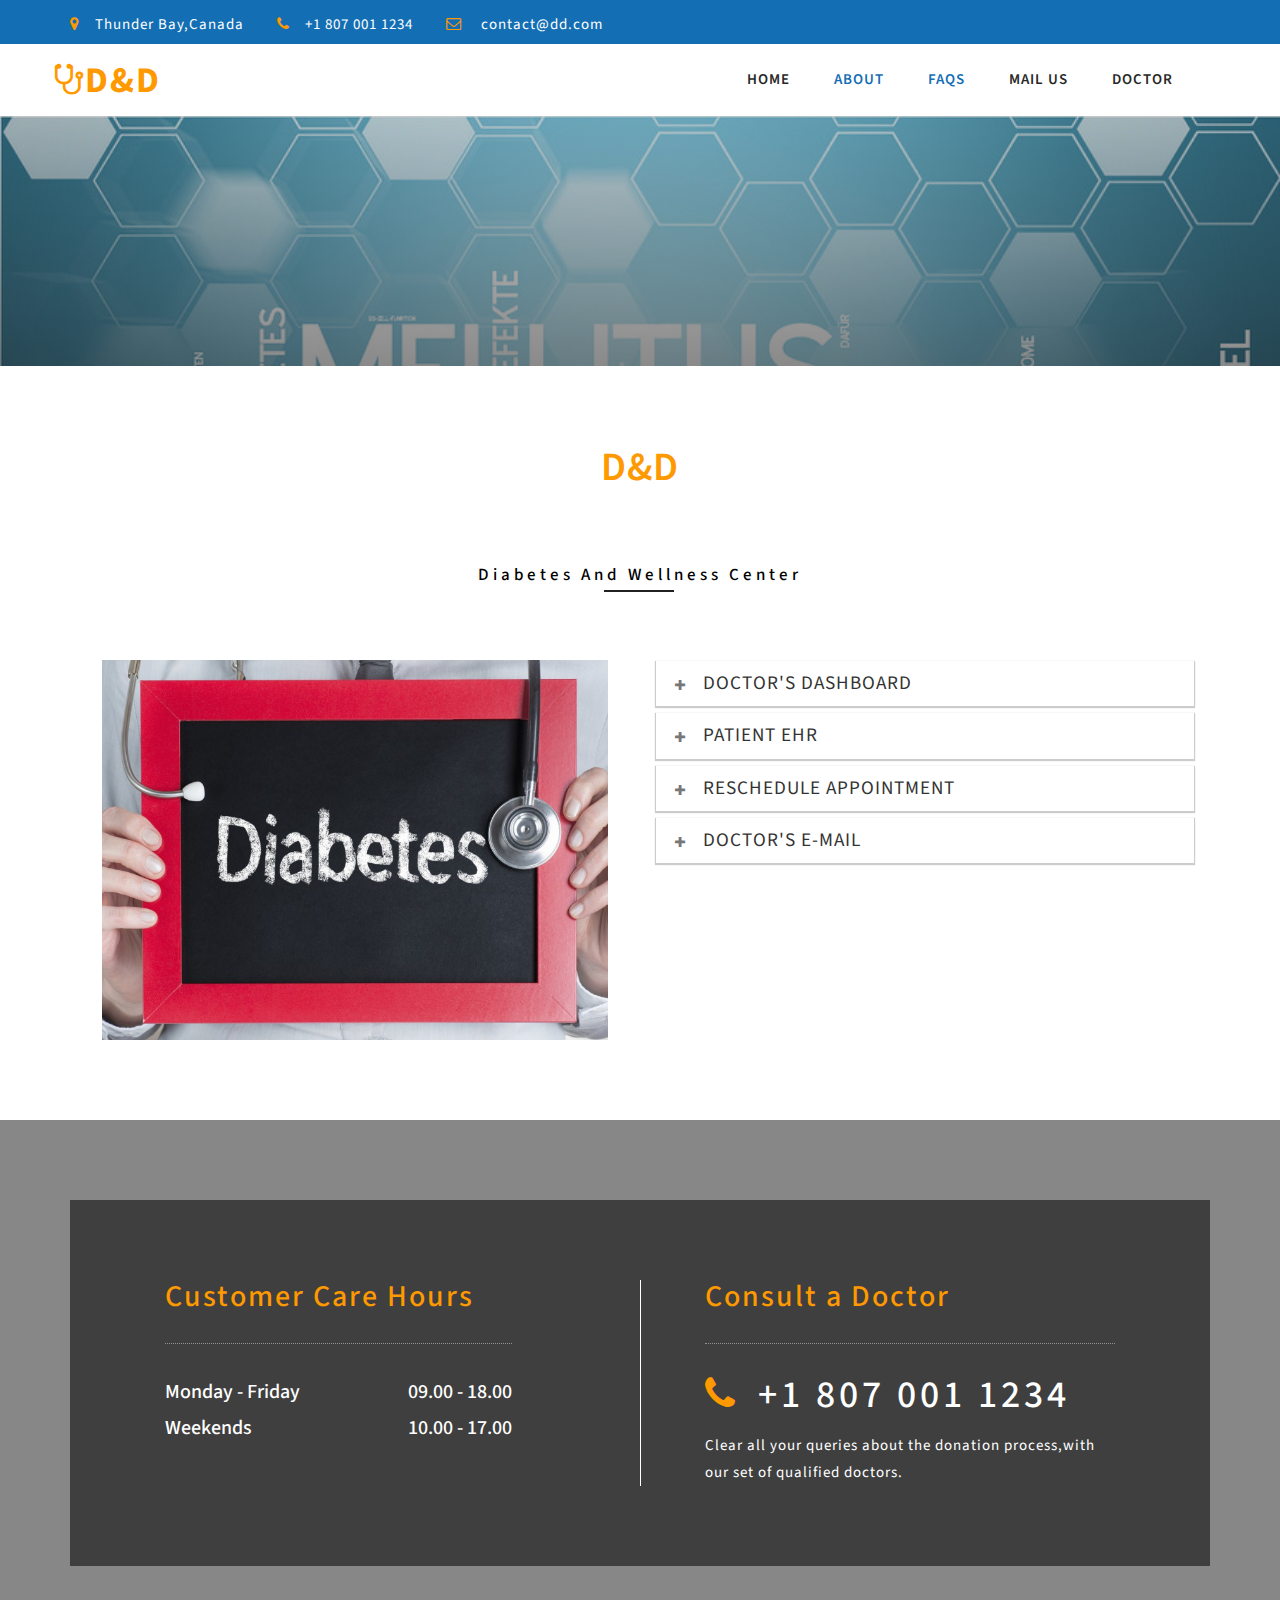
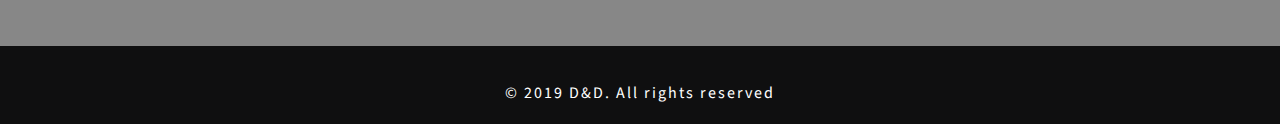
<file: doctormain.html>
<!DOCTYPE html>
<html>

<head>
	<title>D&D</title>
	<!--/tags -->
	<meta name="viewport" content="width=device-width, initial-scale=1">
	<meta http-equiv="Content-Type" content="text/html; charset=utf-8" />
	<meta name="keywords" content="New Clinic Responsive web template, Bootstrap Web Templates, Flat Web Templates, Android Compatible web template, 
Smartphone Compatible web template, free webdesigns for Nokia, Samsung, LG, SonyEricsson, Motorola web design" />
	<script type="application/x-javascript">
		addEventListener("load", function () {
			setTimeout(hideURLbar, 0);
		}, false);

		function hideURLbar() {
			window.scrollTo(0, 1);
		}
	</script>
	<!--//tags -->
	<link href="css/bootstrap.css" rel="stylesheet" type="text/css" media="all" />
	<link href="css/style.css" rel="stylesheet" type="text/css" media="all" />
	<link href="css/appointment_style.css" rel="stylesheet" type="text/css" media="all" />
	<link href="css/font-awesome.css" rel="stylesheet">
	<!-- //for bootstrap working -->
	<link href="//fonts.googleapis.com/css?family=Source+Sans+Pro:300,300i,400,400i,600,600i,700" rel="stylesheet">
</head>

<body>
	<!-- header -->
	<div class="header" id="home">
		<div class="top_menu_w3layouts">
<div class="container">
			<div class="header_left">
				<ul>
					<li><i class="fa fa-map-marker" aria-hidden="true"></i>Thunder Bay,Canada </li>
					<li><i class="fa fa-phone" aria-hidden="true"></i>+1 807 001 1234</li>
					<li><i class="fa fa-envelope-o" aria-hidden="true"></i> <a href="mailto:info@example.com">contact@dd.com</a></li>
				</ul>
			</div>
			<div class="clearfix"> </div>
			</div>
		</div>

		<div class="content white">
			<nav class="navbar navbar-default" role="navigation">
				<div class="container">
					<div class="navbar-header">
						<button type="button" class="navbar-toggle" data-toggle="collapse" data-target="#bs-example-navbar-collapse-1">
					<span class="sr-only">Toggle navigation</span>
					<span class="icon-bar"></span>
					<span class="icon-bar"></span>
					<span class="icon-bar"></span>
				</button>
						<a class="navbar-brand" href="index.html">
							<h1><span class="fa fa-stethoscope" aria-hidden="true"></span>D&D </h1>
						</a>
					</div>
					<!--/.navbar-header-->
					<div class="collapse navbar-collapse" id="bs-example-navbar-collapse-1">
						<nav>
							<ul class="nav navbar-nav">
								<li><a href="index.html" >Home</a></li>
								<li><a href="about.html" class="active">About</a></li>	
								<li><a href="faq.html" class="active">FAQs</a></li>		
								<li><a href="mail.html">Mail Us</a></li>
								<li><a href="doctor.html">Doctor</a></li>								
									</ul>
								
						</nav>
					</div>
					<!--/.navbar-collapse-->
					<!--/.navbar-->
				</div>
			</nav>
		</div>
	</div>
	<!-- banner -->
<div class="banner_inner_content_agile_w3l">
	
</div>
	<!--//banner -->
	<!-- about -->
	<div class="about">
		<div class="container">
			<h3 class="heading-agileinfo">D&D</h3>
			<h3 class="heading-agileinfo"><span> Diabetes and Wellness Center</span></h3> 
			<div class="col-md-6 about-w3right">
				<img src="images/doctor.jpg" class="img-responsive" alt="" />
			</div>
			<div class="col-md-6 about-w3left">
				<div class="panel-group" id="accordion" role="tablist" aria-multiselectable="true">
					<div class="panel panel-default">
						<div class="panel-heading" role="tab" id="headingOne">
							<h5 class="panel-title asd">
								<a class="pa_italic collapsed" role="button" data-toggle="collapse" data-parent="#accordion" href="#collapseOne" aria-expanded="false"
								    aria-controls="collapseOne">
								<span class="glyphicon glyphicon-plus" aria-hidden="true"></span><i class="glyphicon glyphicon-minus" aria-hidden="true"></i>DOCTOR'S DASHBOARD</a>
							</h5>
						</div>
						<div id="collapseOne" class="panel-collapse collapse" role="tabpanel" aria-labelledby="headingOne" aria-expanded="false"
						    style="height: 0px;">
							<div class="panel-body panel_text">
							<div class="agile-form">
				<form action="doctordashboard.html" method="post">
					<input type="submit" value="Doctor's Dashboard">
				</form>	
			</div>
							</div>
						</div>
					</div>
					<div class="panel panel-default">
						<div class="panel-heading" role="tab" id="headingThree">
							<h5 class="panel-title asd">
								<a class="pa_italic collapsed" role="button" data-toggle="collapse" data-parent="#accordion" href="#collapseThree" aria-expanded="false"
								    aria-controls="collapseThree">
								<span class="glyphicon glyphicon-plus" aria-hidden="true"></span><i class="glyphicon glyphicon-minus" aria-hidden="true"></i>PATIENT EHR
							</a>
							</h5>
						</div>
						<div id="collapseThree" class="panel-collapse collapse" role="tabpanel" aria-labelledby="headingThree" aria-expanded="false"
						    style="height: 0px;">
							<div class="panel-body panel_text">
								<div class="agile-form">
				<form action="patient_ehr.php" method="post">
					<input type="submit" value="view ehr">
				</form>	
			</div>
			<div class="agile-form">
				<form action="updatepatient_ehr.php" method="post">
					<input type="submit" value="update ehr">
				</form>	
			</div>
							</div>
						</div>
					</div>
					<div class="panel panel-default">
						<div class="panel-heading" role="tab" id="headingFour">
							<h5 class="panel-title asd">
								<a class="pa_italic collapsed" role="button" data-toggle="collapse" data-parent="#accordion" href="#collapseFour" aria-expanded="false"
								    aria-controls="collapseFour">
								<span class="glyphicon glyphicon-plus" aria-hidden="true"></span><i class="glyphicon glyphicon-minus" aria-hidden="true"></i>RESCHEDULE APPOINTMENT</a>
							</h5>
						</div>
						<div id="collapseFour" class="panel-collapse collapse" role="tabpanel" aria-labelledby="headingFour" aria-expanded="false"
						    style="height: 0px;">
							<div class="panel-body panel_text">
							<div class="agile-form">
				<form action="reschedule_appointment_doc.php" method="post">
					<input type="submit" value="Reschedule Appointment">
				</form>	
			</div>
							</div>
						</div>
					</div>
					<div class="panel panel-default">
						<div class="panel-heading" role="tab" id="headingFive">
							<h5 class="panel-title asd">
								<a class="pa_italic collapsed" role="button" data-toggle="collapse" data-parent="#accordion" href="#collapseFive" aria-expanded="false"
								    aria-controls="collapseFive">
								<span class="glyphicon glyphicon-plus" aria-hidden="true"></span><i class="glyphicon glyphicon-minus" aria-hidden="true"></i>DOCTOR'S E-MAIL</a>
							</h5>
						</div>
						<div id="collapseFive" class="panel-collapse collapse" role="tabpanel" aria-labelledby="headingFive" aria-expanded="false"
						    style="height: 0px;">
							<div class="panel-body panel_text">
							<div class="agile-form">
				<form action="mail_doctor.html" method="post">
					<input type="submit" value="Doctor's E-mail">
				</form>	
			</div>
							</div>
						</div>
					</div>
				</div>
			</div>
			<div class="clearfix"> </div>
		</div>
	</div>
	
<!-- //about -->
<!-- emergency -->
<div class="emergency_cases_w3ls">
<div class="emergency_cases_bt">
	<div class="container">
	<div class="emergency_cases_top">
		<div class="col-md-6 emergency_cases_w3ls_left">
			<h4>Customer Care Hours</h4>
			<h6>Monday - Friday&nbsp;<span class="eme">09.00 - 18.00</span></h6>
			<h6>Weekends &nbsp;<span class="eme">10.00 - 17.00</span></h6>
		</div>
		<div class="col-md-6 emergency_cases_w3ls_right">
			<h4>Consult a Doctor</h4>
			<h5><i class="fa fa-phone" aria-hidden="true"></i>+1 807 001 1234 </h5>
			<p>Clear all your queries about the donation process,with our set of qualified doctors.</p>
		</div>
		
		<div class="clearfix"></div>
		</div>
	</div>
	</div>
</div>
<!-- //emergency -->

	<div class="footer_wthree_agile">
		<p>© 2019 D&D. All rights reserved </p>

	</div>
<!-- //footer -->

<!-- js -->
	<script type="text/javascript" src="js/jquery-2.1.4.min.js"></script>
	<script>
		$('ul.dropdown-menu li').hover(function () {
			$(this).find('.dropdown-menu').stop(true, true).delay(200).fadeIn(500);
		}, function () {
			$(this).find('.dropdown-menu').stop(true, true).delay(200).fadeOut(500);
		});
	</script>
	<script type="text/javascript" src="js/bootstrap.js"></script>
</body>

</html>
</file>
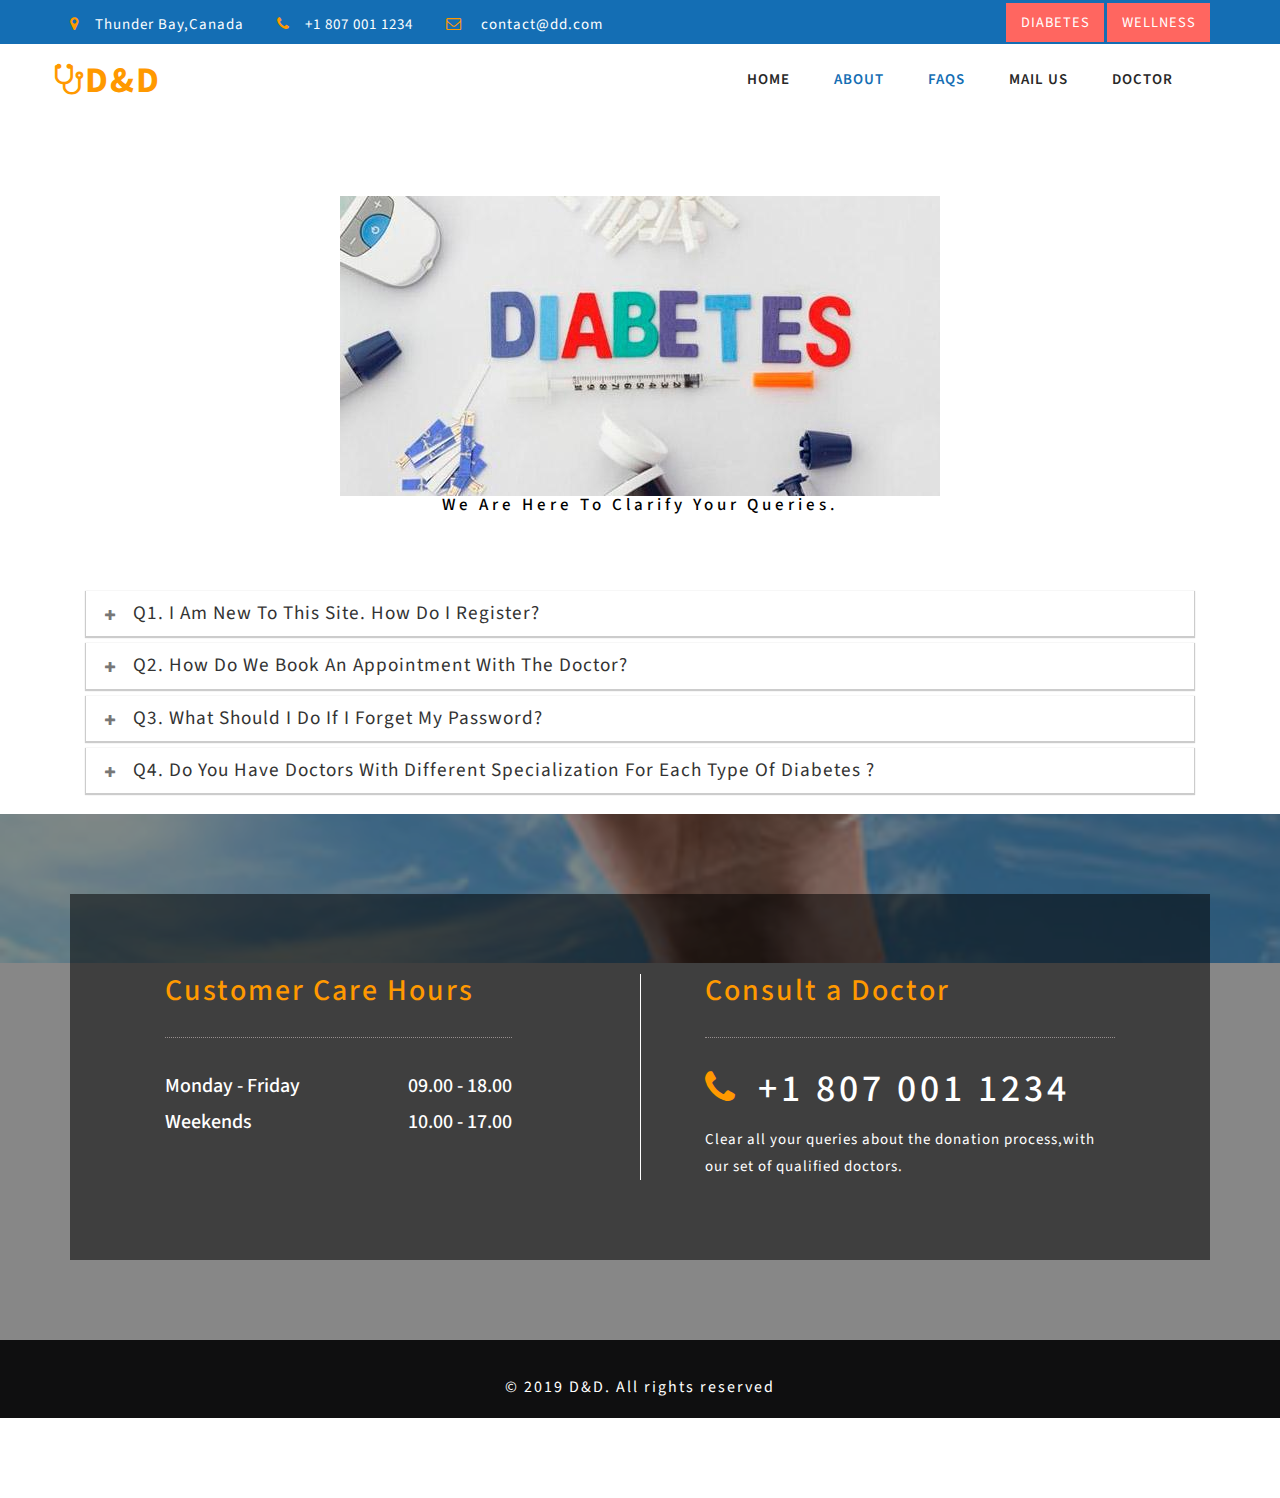
<file: faq.html>
<!DOCTYPE html>
<html>

<head>
	<title>D&D</title>
	<!--/tags -->
	<meta name="viewport" content="width=device-width, initial-scale=1">
	<meta http-equiv="Content-Type" content="text/html; charset=utf-8" />
	<meta name="keywords" content="New Clinic Responsive web template, Bootstrap Web Templates, Flat Web Templates, Android Compatible web template, 
Smartphone Compatible web template, free webdesigns for Nokia, Samsung, LG, SonyEricsson, Motorola web design" />
	<script type="application/x-javascript">
		addEventListener("load", function () {
			setTimeout(hideURLbar, 0);
		}, false);

		function hideURLbar() {
			window.scrollTo(0, 1);
		}
	</script>
	<!--//tags -->
	<link href="css/bootstrap.css" rel="stylesheet" type="text/css" media="all" />
	<link href="css/style.css" rel="stylesheet" type="text/css" media="all" />
	<link href="css/appointment_style.css" rel="stylesheet" type="text/css" media="all" />
	<link href="css/font-awesome.css" rel="stylesheet">
	<!-- //for bootstrap working -->
	<link href="//fonts.googleapis.com/css?family=Source+Sans+Pro:300,300i,400,400i,600,600i,700" rel="stylesheet">
</head>

<body>
	<!-- header -->
	<div class="header" id="home">
		<div class="top_menu_w3layouts">
<div class="container">
			<div class="header_left">
				<ul>
					<li><i class="fa fa-map-marker" aria-hidden="true"></i>Thunder Bay,Canada </li>
					<li><i class="fa fa-phone" aria-hidden="true"></i>+1 807 001 1234</li>
					<li><i class="fa fa-envelope-o" aria-hidden="true"></i> <a href="mailto:info@example.com">contact@dd.com</a></li>
				</ul>
			</div>
			<div class="header_right">
				<ul class="forms_right">					
					<li><a href="loginsingup.html"> Diabetes  </a> </li>
					<li><a href="loginsingup.html"> Wellness  </a> </li>
				</ul>

			</div>
			<div class="clearfix"> </div>
			</div>
		</div>

		<div class="content white">
			<nav class="navbar navbar-default" role="navigation">
				<div class="container">
					<div class="navbar-header">
						<button type="button" class="navbar-toggle" data-toggle="collapse" data-target="#bs-example-navbar-collapse-1">
					<span class="sr-only">Toggle navigation</span>
					<span class="icon-bar"></span>
					<span class="icon-bar"></span>
					<span class="icon-bar"></span>
				</button>
						<a class="navbar-brand" href="index.html">
							<h1><span class="fa fa-stethoscope" aria-hidden="true"></span>D&D </h1>
						</a>
					</div>
					<!--/.navbar-header-->
					<div class="collapse navbar-collapse" id="bs-example-navbar-collapse-1">
						<nav>
							<ul class="nav navbar-nav">
								<li><a href="index.html">Home</a></li>
								<li><a href="about.html" class="active">About</a></li>	
								<li><a href="faq.html" class="active">FAQs</a></li>		
								<li><a href="mail.html">Mail Us</a></li>	
								<li><a href="doctor.html">Doctor</a></li>								
									</ul>
						</nav>
					</div>
					<!--/.navbar-collapse-->
					<!--/.navbar-->
				</div>
			</nav>
		</div>
	</div>

	<!-- faq -->
	<div class="about">
		<div class="container">
			
			
			<div class="col-md-12 about-w3right" align="center">
				<img src="images/diabetes title.jpg" class="img-responsive" alt="" />
			</div>	
			</br>
			<h3 class="heading-agileinfo"><span> We are here to clarify your queries.</span></h3>			
			<div class="col-md-12 about-w3left">
				<div class="panel-group" id="accordion" role="tablist" aria-multiselectable="true">
					<div class="panel panel-default">
						<div class="panel-heading" role="tab" id="headingOne">
							<h5 class="panel-title asd">
								<a class="pa_italic collapsed" role="button" data-toggle="collapse" data-parent="#accordion" href="#collapseOne" aria-expanded="false"
								    aria-controls="collapseOne">
								<span class="glyphicon glyphicon-plus" aria-hidden="true"></span><i class="glyphicon glyphicon-minus" aria-hidden="true"></i>Q1. I am new to this site. How do I register?</a>
							</h5>
						</div>
						<div id="collapseOne" class="panel-collapse collapse" role="tabpanel" aria-labelledby="headingOne" aria-expanded="false"
						    style="height: 0px;">
							<div class="panel-body panel_text">
								ANS. If you are new to D&D and haven’t completed attended any consulations before, you will need to register. Registration collects some details about you 

including your name, contact information and basic vital stats.

Ensure accuracy when entering these details as they are used to verify your record, 

send course certificates to you (via email), and for organisation reporting on course

completions.

							</div>
						</div>
					</div>
					<div class="panel panel-default">
						<div class="panel-heading" role="tab" id="headingTwo">
							<h5 class="panel-title asd">
								<a class="pa_italic collapsed" role="button" data-toggle="collapse" data-parent="#accordion" href="#collapseTwo" aria-expanded="false"
								    aria-controls="collapseTwo">
								<span class="glyphicon glyphicon-plus" aria-hidden="true"></span><i class="glyphicon glyphicon-minus" aria-hidden="true"></i>Q2.  How do we book an appointment with the doctor? 
							</a>
							</h5>
						</div>
						<div id="collapseTwo" class="panel-collapse collapse" role="tabpanel" aria-labelledby="headingTwo" aria-expanded="false"
						    style="height: 0px;">
							<div class="panel-body panel_text">
					ANS. Upon sucessful login/signup, each patient is directed to diabetes dashboard in order to make appointments with the doctor.
					Basic details such as type of diabetes, family history, lab reports, glucose level, BP and any other medications taken etc. are to be entered by the patient. These details will be shared with the doctor and a booking confirmation email is received for every appointment booked.
							</div>
						</div>
					</div>
					<div class="panel panel-default">
						<div class="panel-heading" role="tab" id="headingThree">
							<h5 class="panel-title asd">
								<a class="pa_italic collapsed" role="button" data-toggle="collapse" data-parent="#accordion" href="#collapseThree" aria-expanded="false"
								    aria-controls="collapseThree">
								<span class="glyphicon glyphicon-plus" aria-hidden="true"></span><i class="glyphicon glyphicon-minus" aria-hidden="true"></i>Q3. 	What should I do if I forget my password?
							</a>
							</h5>
						</div>
						<div id="collapseThree" class="panel-collapse collapse" role="tabpanel" aria-labelledby="headingThree" aria-expanded="false"
						    style="height: 0px;">
							<div class="panel-body panel_text">
								ANS.  Select the Forgotten Password link on the login page, put in your email address and select search for your password to be emailed to you. If your email address 

is registered within the system an email will be sent with instructions on how to change your password. A detailed user guide to changing your password is available 

Forgotten password.
							</div>
						</div>
					</div>
					<div class="panel panel-default">
						<div class="panel-heading" role="tab" id="headingFour">
							<h5 class="panel-title asd">
								<a class="pa_italic collapsed" role="button" data-toggle="collapse" data-parent="#accordion" href="#collapseFour" aria-expanded="false"
								    aria-controls="collapseFour">
								<span class="glyphicon glyphicon-plus" aria-hidden="true"></span><i class="glyphicon glyphicon-minus" aria-hidden="true"></i>Q4.  Do you have doctors with different specialization for each type of diabetes ?
							</a>
							</h5>
						</div>
						<div id="collapseFour" class="panel-collapse collapse" role="tabpanel" aria-labelledby="headingFour" aria-expanded="false"
						    style="height: 0px;">
							<div class="panel-body panel_text">
								ANS. Yes, we do deal with organising different specialists for each type of diabetes such as 

Endocrinologist for all types of diabetes,

		Dietitian/Nutritionist for all diet regulatory,
		
		 Pediatrician as child specialists for children with Type 1 diabetes,
		 
		 Obstetricians-Gynecologist for gestational diabetes and
		 
		 General Physician for Preorder Diabetes and if nothing is diagnosed
		 
						</div>
					</div>
				</div>
			</div>
			<div class="clearfix"> </div>
		</div>
	</div>
<!-- //faq -->
<!-- emergency -->
<div class="emergency_cases_w3ls">
<div class="emergency_cases_bt">
	<div class="container">
	<div class="emergency_cases_top">
		<div class="col-md-6 emergency_cases_w3ls_left">
			<h4>Customer Care Hours</h4>
			<h6>Monday - Friday&nbsp;<span class="eme">09.00 - 18.00</span></h6>
			<h6>Weekends &nbsp;<span class="eme">10.00 - 17.00</span></h6>
		</div>
		<div class="col-md-6 emergency_cases_w3ls_right">
			<h4>Consult a Doctor</h4>
			<h5><i class="fa fa-phone" aria-hidden="true"></i>+1 807 001 1234 </h5>
			<p>Clear all your queries about the donation process,with our set of qualified doctors.</p>
		</div>
		
		<div class="clearfix"></div>
		</div>
	</div>
	</div>
</div>
<!-- //emergency -->

	<div class="footer_wthree_agile">
		<p>© 2019 D&D. All rights reserved </p>

	</div>
<!-- //footer -->

<!-- js -->
	<script type="text/javascript" src="js/jquery-2.1.4.min.js"></script>
	<script>
		$('ul.dropdown-menu li').hover(function () {
			$(this).find('.dropdown-menu').stop(true, true).delay(200).fadeIn(500);
		}, function () {
			$(this).find('.dropdown-menu').stop(true, true).delay(200).fadeOut(500);
		});
	</script>
	<script type="text/javascript" src="js/bootstrap.js"></script>
</body>

</html>
</file>
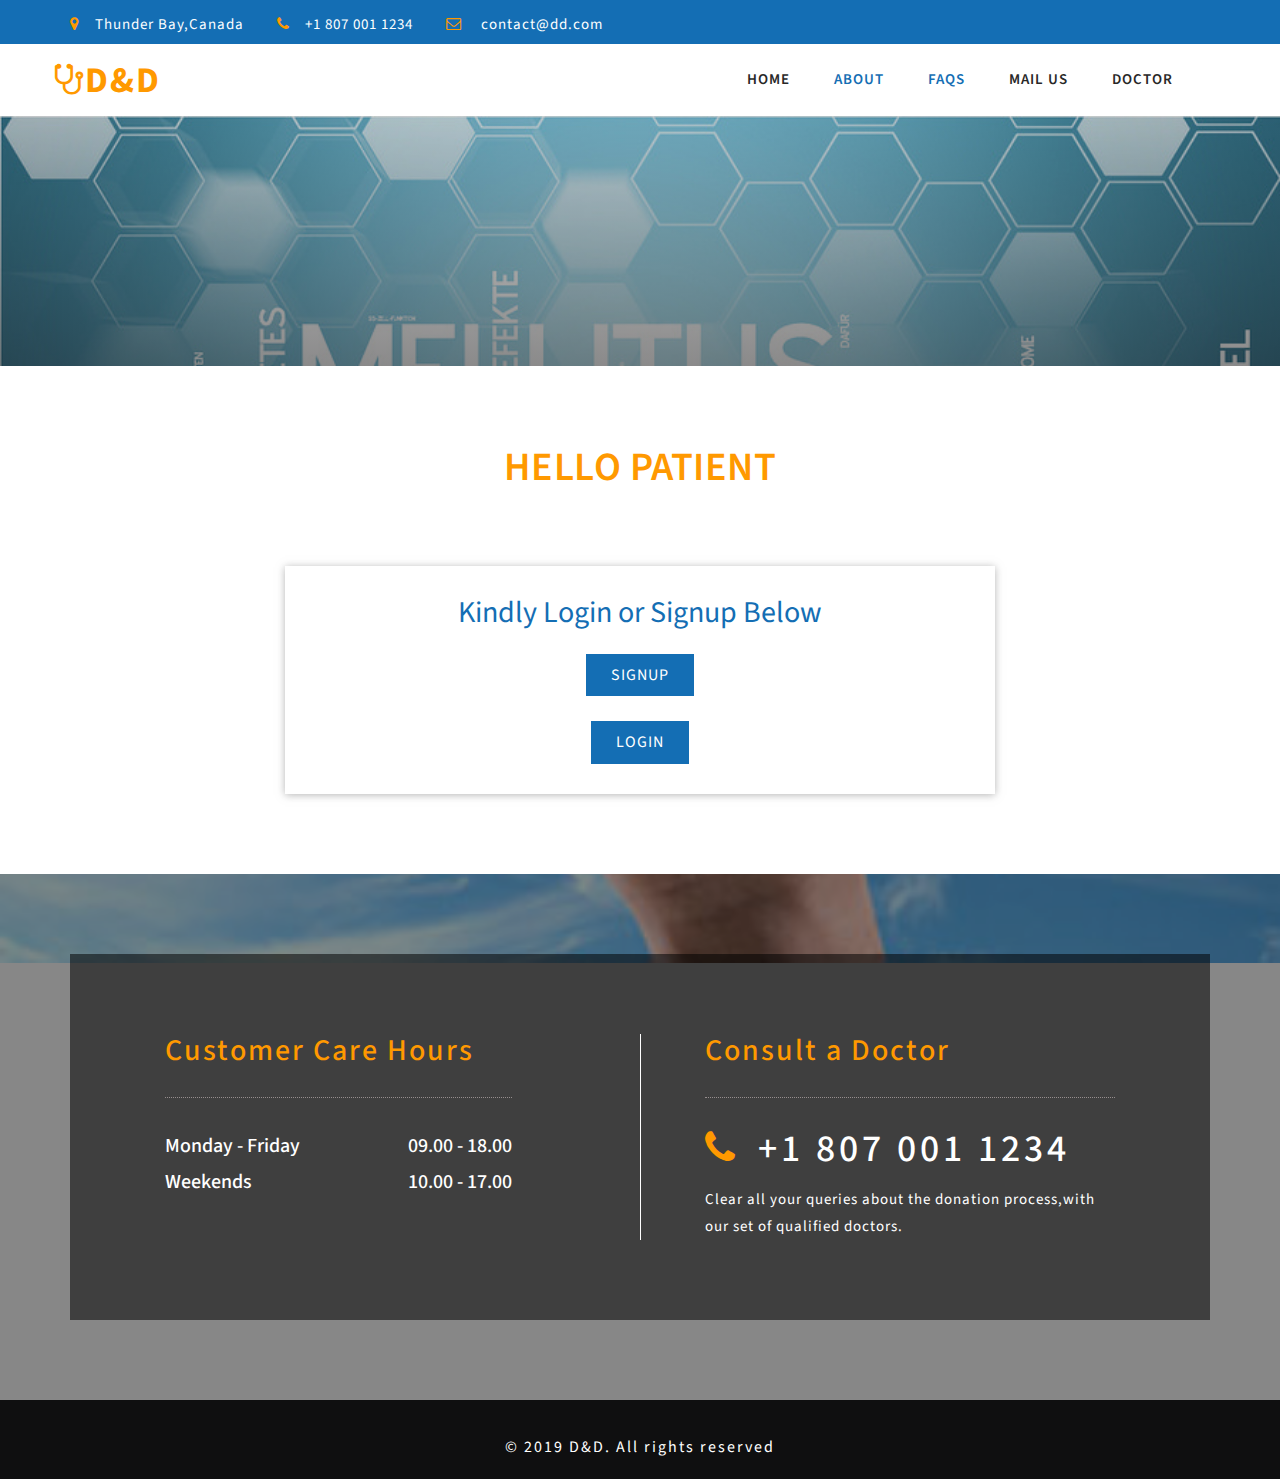
<file: loginsingup.html>
<!DOCTYPE html>
<html>

<head>
	<title>D&D</title>
	<!--/tags -->
	<meta name="viewport" content="width=device-width, initial-scale=1">
	<meta http-equiv="Content-Type" content="text/html; charset=utf-8" />
	<meta name="keywords" content="New Clinic Responsive web template, Bootstrap Web Templates, Flat Web Templates, Android Compatible web template, 
Smartphone Compatible web template, free webdesigns for Nokia, Samsung, LG, SonyEricsson, Motorola web design" />
	<script type="application/x-javascript">
		addEventListener("load", function () {
			setTimeout(hideURLbar, 0);
		}, false);

		function hideURLbar() {
			window.scrollTo(0, 1);
		}
	</script>
	<!--//tags -->
	<link href="css/bootstrap.css" rel="stylesheet" type="text/css" media="all" />
	<link href="css/style.css" rel="stylesheet" type="text/css" media="all" />
	<link href="css/appointment_style.css" rel="stylesheet" type="text/css" media="all" />
	<link href="css/font-awesome.css" rel="stylesheet">
	<!-- //for bootstrap working -->
	<link href="//fonts.googleapis.com/css?family=Source+Sans+Pro:300,300i,400,400i,600,600i,700" rel="stylesheet">
</head>

<body>
	<!-- header -->
	<div class="header" id="home">
		<div class="top_menu_w3layouts">
<div class="container">
			<div class="header_left">
				<ul>
					<li><i class="fa fa-map-marker" aria-hidden="true"></i>Thunder Bay,Canada </li>
					<li><i class="fa fa-phone" aria-hidden="true"></i>+1 807 001 1234</li>
					<li><i class="fa fa-envelope-o" aria-hidden="true"></i> <a href="mailto:info@example.com">contact@dd.com</a></li>
				</ul>
			</div>
			<div class="clearfix"> </div>
			</div>
		</div>

		<div class="content white">
			<nav class="navbar navbar-default" role="navigation">
				<div class="container">
					<div class="navbar-header">
						<button type="button" class="navbar-toggle" data-toggle="collapse" data-target="#bs-example-navbar-collapse-1">
					<span class="sr-only">Toggle navigation</span>
					<span class="icon-bar"></span>
					<span class="icon-bar"></span>
					<span class="icon-bar"></span>
				</button>
						<a class="navbar-brand" href="index.html">
							<h1><span class="fa fa-stethoscope" aria-hidden="true"></span>D&D </h1>
						</a>
					</div>
					<!--/.navbar-header-->
					<div class="collapse navbar-collapse" id="bs-example-navbar-collapse-1">
						<nav>
							<ul class="nav navbar-nav">
								<li><a href="index.html" >Home</a></li>
								<li><a href="about.html" class="active">About</a></li>	
								<li><a href="faq.html" class="active">FAQs</a></li>		
								<li><a href="mail.html">Mail Us</a></li>
								<li><a href="doctor.html">Doctor</a></li>								
									</ul>
								
						</nav>
					</div>
					<!--/.navbar-collapse-->
					<!--/.navbar-->
				</div>
			</nav>
		</div>
	</div>
	<!-- banner -->
<div class="banner_inner_content_agile_w3l">
	
</div>
		<!--//banner -->
	<div class="w3ls-banner">
	<div class="heading">
		<h1>Hello Patient</h1>
	</div>
		<div class="container_1">
			<div class="heading">
				<h2>Kindly Login or Signup Below</h2>
			</div>		
			<div class="agile-form">
				<form action="SignUp.php" method="post">
					<input type="submit" value="SignUp">
				</form>	
			</div>
			<div class="agile-form">
					<a href="#" data-toggle="modal" data-target="#myModalL">
					<input type="submit" value="login"></a>	
			</div>
		</div>
</div>

<!-- Login -->
	<div class="modal video-modal fade" id="myModalL" tabindex="-1" role="dialog" aria-labelledby="myModal">
			<div class="modal-dialog" role="document">
				<div class="modal-content">
					<div class="modal-header">
						Login
						<button type="button" class="close" data-dismiss="modal" aria-label="Close"><span aria-hidden="true">&times;</span></button>						
					</div>
						<div class="modal-body">
						<form role="form" action="login.php" method="post">
						<div class="col-sm-3 text-center test_img">
							<img src="images/contact.png" alt=" " class="img-responsive" /></div>
							<p>
								  </br><label for="uname"><b>Username</b></label>
								  <input type="text" placeholder="Enter Username" name="uname" id = "uname" required>
								  <label for="pname"><b>Password</b></label></br>
								  <input type="password" placeholder=" Enter Password" name="pname" id = "pname" required></br>
								  <label><input type="checkbox" checked="checked" name="remember"> Remember me </label></br>								  
								  <button type="submit" value="login" name="submit" id="submit" class="btn btn-block" style="background-color:#666">LOGIN
								<span class="glyphicon glyphicon-ok"></span>
								</button>
							</p>
							</form>
						</div>
				</div>
			</div>
		</div>
<!-- Login -->
        

  </form>
</div>
<!-- //about -->
<!-- emergency -->
<div class="emergency_cases_w3ls">
<div class="emergency_cases_bt">
	<div class="container">
	<div class="emergency_cases_top">
		<div class="col-md-6 emergency_cases_w3ls_left">
			<h4>Customer Care Hours</h4>
			<h6>Monday - Friday&nbsp;<span class="eme">09.00 - 18.00</span></h6>
			<h6>Weekends &nbsp;<span class="eme">10.00 - 17.00</span></h6>
		</div>
		<div class="col-md-6 emergency_cases_w3ls_right">
			<h4>Consult a Doctor</h4>
			<h5><i class="fa fa-phone" aria-hidden="true"></i>+1 807 001 1234 </h5>
			<p>Clear all your queries about the donation process,with our set of qualified doctors.</p>
		</div>
		
		<div class="clearfix"></div>
		</div>
	</div>
	</div>
</div>
<!-- //emergency -->

	<div class="footer_wthree_agile">
		<p>© 2019 D&D. All rights reserved </p>

	</div>
<!-- //footer -->

<!-- js -->
	<script type="text/javascript" src="js/jquery-2.1.4.min.js"></script>
	<script>
		$('ul.dropdown-menu li').hover(function () {
			$(this).find('.dropdown-menu').stop(true, true).delay(200).fadeIn(500);
		}, function () {
			$(this).find('.dropdown-menu').stop(true, true).delay(200).fadeOut(500);
		});
	</script>
	<script type="text/javascript" src="js/bootstrap.js"></script>
</body>

</html>
</file>
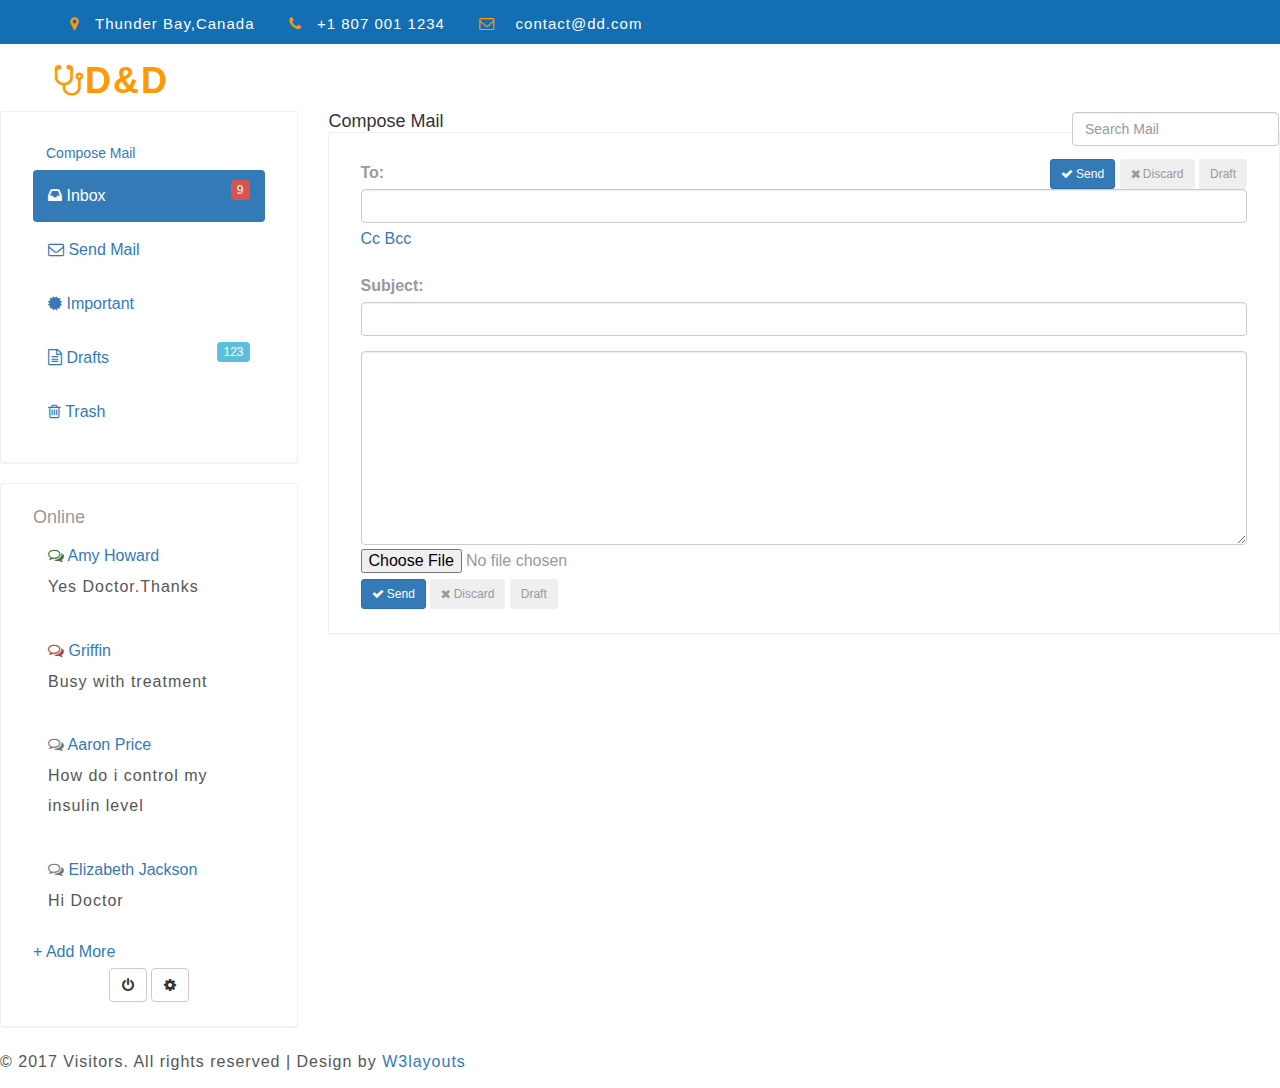
<file: mail_compose.html>
<!--A Design by W3layouts
Author: W3layout
Author URL: http://w3layouts.com
License: Creative Commons Attribution 3.0 Unported
License URL: http://creativecommons.org/licenses/by/3.0/
-->
<!DOCTYPE html>
<head>
<title>Visitors an Admin Panel Category Bootstrap Responsive Website Template | Mail_compose :: w3layouts</title>
<meta name="viewport" content="width=device-width, initial-scale=1">
<meta http-equiv="Content-Type" content="text/html; charset=utf-8" />
<meta name="keywords" content="Visitors Responsive web template, Bootstrap Web Templates, Flat Web Templates, Android Compatible web template, 
Smartphone Compatible web template, free webdesigns for Nokia, Samsung, LG, SonyEricsson, Motorola web design" />
<script type="application/x-javascript"> addEventListener("load", function() { setTimeout(hideURLbar, 0); }, false); function hideURLbar(){ window.scrollTo(0,1); } </script>
<!-- bootstrap-css -->
<link rel="stylesheet" href="css/bootstrap.min.css" >
<!-- //bootstrap-css -->
<!-- Custom CSS -->
<link href="css/style.css" rel='stylesheet' type='text/css' />
<link href="css/style-responsive.css" rel="stylesheet"/>
<!-- font CSS -->
<link href='//fonts.googleapis.com/css?family=Roboto:400,100,100italic,300,300italic,400italic,500,500italic,700,700italic,900,900italic' rel='stylesheet' type='text/css'>
<!-- font-awesome icons -->
<link rel="stylesheet" href="css/font.css" type="text/css"/>
<link href="css/font-awesome.css" rel="stylesheet"> 
<!-- //font-awesome icons -->
<script src="js/jquery2.0.3.min.js"></script>
</head>
<body>
<section id="container">
<!--header start-->
<header class="header fixed-top clearfix">
<!--logo start-->
<div class="header" id="home">
		<div class="top_menu_w3layouts">
<div class="container">
			<div class="header_left">
				<ul>
					<li><i class="fa fa-map-marker" aria-hidden="true"></i>Thunder Bay,Canada </li>
					<li><i class="fa fa-phone" aria-hidden="true"></i>+1 807 001 1234</li>
					<li><i class="fa fa-envelope-o" aria-hidden="true"></i> <a href="mailto:info@example.com">contact@dd.com</a></li>
				</ul>
			</div>
			<div class="clearfix"> </div>
			</div>
		</div>

		<div class="content white">
			<nav class="navbar navbar-default" role="navigation">
				<div class="container">
					<div class="navbar-header">
						<button type="button" class="navbar-toggle" data-toggle="collapse" data-target="#bs-example-navbar-collapse-1">
					<span class="sr-only">Toggle navigation</span>
					<span class="icon-bar"></span>
					<span class="icon-bar"></span>
					<span class="icon-bar"></span>
				</button>
						<a class="navbar-brand" href="index.html">
							<h1><span class="fa fa-stethoscope" aria-hidden="true"></span>D&D </h1>
						</a>
					</div>
					</br>
					</br>
</header>
<!--header end-->
<!--sidebar start-->

<!--sidebar end-->
<!--main content start-->
<section id="main-content">
	<section class="wrapper">
		<!-- page start-->
		<div class="mail-w3agile">
        <div class="row">
            <div class="col-sm-3 com-w3ls">
                <section class="panel">
                    <div class="panel-body">
                        <a href="mail_compose.html"  class="btn btn-compose">
                            Compose Mail
                        </a>
                        <ul class="nav nav-pills nav-stacked mail-nav">
                            <li class="active"><a href="mail.html"> <i class="fa fa-inbox"></i> Inbox  <span class="label label-danger pull-right inbox-notification">9</span></a></li>
                            <li><a href="#"> <i class="fa fa-envelope-o"></i> Send Mail</a></li>
                            <li><a href="#"> <i class="fa fa-certificate"></i> Important</a></li>
                            <li><a href="#"> <i class="fa fa-file-text-o"></i> Drafts <span class="label label-info pull-right inbox-notification">123</span></a></a></li>
                            <li><a href="#"> <i class="fa fa-trash-o"></i> Trash</a></li>
                        </ul>
                    </div>
                </section>

                <section class="panel">
                    <div class="panel-body">
                        <ul class="nav nav-pills nav-stacked labels-info ">
                            <li> <h4>Online</h4> </li>
                            <li> <a href="#"> <i class="fa fa-comments-o text-success"></i> Amy Howard <p>Yes Doctor.Thanks</p></a>  </li>
                            <li> <a href="#"> <i class="fa fa-comments-o text-danger"></i> Griffin <p>Busy with treatment</p></a> </li>
                            <li> <a href="#"> <i class="fa fa-comments-o text-muted "></i> Aaron Price <p>How do i control my insulin level</p></a></li>
                            <li> <a href="#"> <i class="fa fa-comments-o text-muted "></i> Elizabeth Jackson <p>Hi Doctor</p></a></li>
                        </ul>
                        <a href="#"> + Add More</a>

                        <div class="inbox-body text-center inbox-action">
                            <div class="btn-group">
                                <a class="btn mini btn-default" href="javascript:;">
                                    <i class="fa fa-power-off"></i>
                                </a>
                            </div>
                            <div class="btn-group">
                                <a class="btn mini btn-default" href="javascript:;">
                                    <i class="fa fa-cog"></i>
                                </a>
                            </div>
                        </div>
                    </div>
                </section>
            </div>
            <div class="col-sm-9 mail-w3agile">
                <section class="panel">
                    <header class="panel-heading wht-bg">
                       <h4 class="gen-case"> Compose Mail
                           <form action="#" class="pull-right mail-src-position">
                            <div class="input-append">
                                <input type="text" class="form-control " placeholder="Search Mail">
                            </div>
                        </form>
                       </h4>
                    </header>
                    <div class="panel-body">
                        <div class="compose-btn pull-right">
                            <button class="btn btn-primary btn-sm"><i class="fa fa-check"></i> Send</button>
                            <button class="btn btn-sm"><i class="fa fa-times"></i> Discard</button>
                            <button class="btn btn-sm">Draft</button>
                        </div>
                        <div class="compose-mail">
                            <form role="form-horizontal" method="post">
                                <div class="form-group">
                                    <label for="to" class="">To:</label>
                                    <input type="text" tabindex="1" id="to" class="form-control">

                                    <div class="compose-options">
                                        <a onclick="$(this).hide(); $('#cc').parent().removeClass('hidden'); $('#cc').focus();" href="javascript:;">Cc</a>
                                        <a onclick="$(this).hide(); $('#bcc').parent().removeClass('hidden'); $('#bcc').focus();" href="javascript:;">Bcc</a>
                                    </div>
                                </div>

                                <div class="form-group hidden">
                                    <label for="cc" class="">Cc:</label>
                                    <input type="text" tabindex="2" id="cc" class="form-control">
                                </div>

                                <div class="form-group hidden">
                                    <label for="bcc" class="">Bcc:</label>
                                    <input type="text" tabindex="2" id="bcc" class="form-control">
                                </div>

                                <div class="form-group">
                                    <label for="subject" class="">Subject:</label>
                                    <input type="text" tabindex="1" id="subject" class="form-control">
                                </div>

                                <div class="compose-editor">
                                    <textarea class="wysihtml5 form-control" rows="9"></textarea>
                                    <input type="file" class="default">
                                </div>
                                <div class="compose-btn">
                                    <button class="btn btn-primary btn-sm"><i class="fa fa-check"></i> Send</button>
                                    <button class="btn btn-sm"><i class="fa fa-times"></i> Discard</button>
                                    <button class="btn btn-sm">Draft</button>
                                </div>

                            </form>
                        </div>
                    </div>
                </section>
            </div>
        </div>

        <!-- page end-->
		 </div>
</section>
 <!-- footer -->
		  <div class="footer">
			<div class="wthree-copyright">
			  <p>© 2017 Visitors. All rights reserved | Design by <a href="http://w3layouts.com">W3layouts</a></p>
			</div>
		  </div>
  <!-- / footer -->
</section>

<!--main content end-->
</section>
<script src="js/bootstrap.js"></script>
<script src="js/jquery.dcjqaccordion.2.7.js"></script>
<script src="js/scripts.js"></script>
<script src="js/jquery.slimscroll.js"></script>
<script src="js/jquery.nicescroll.js"></script>
<!--[if lte IE 8]><script language="javascript" type="text/javascript" src="js/flot-chart/excanvas.min.js"></script><![endif]-->
<script src="js/jquery.scrollTo.js"></script>
</body>
</html>
</file>
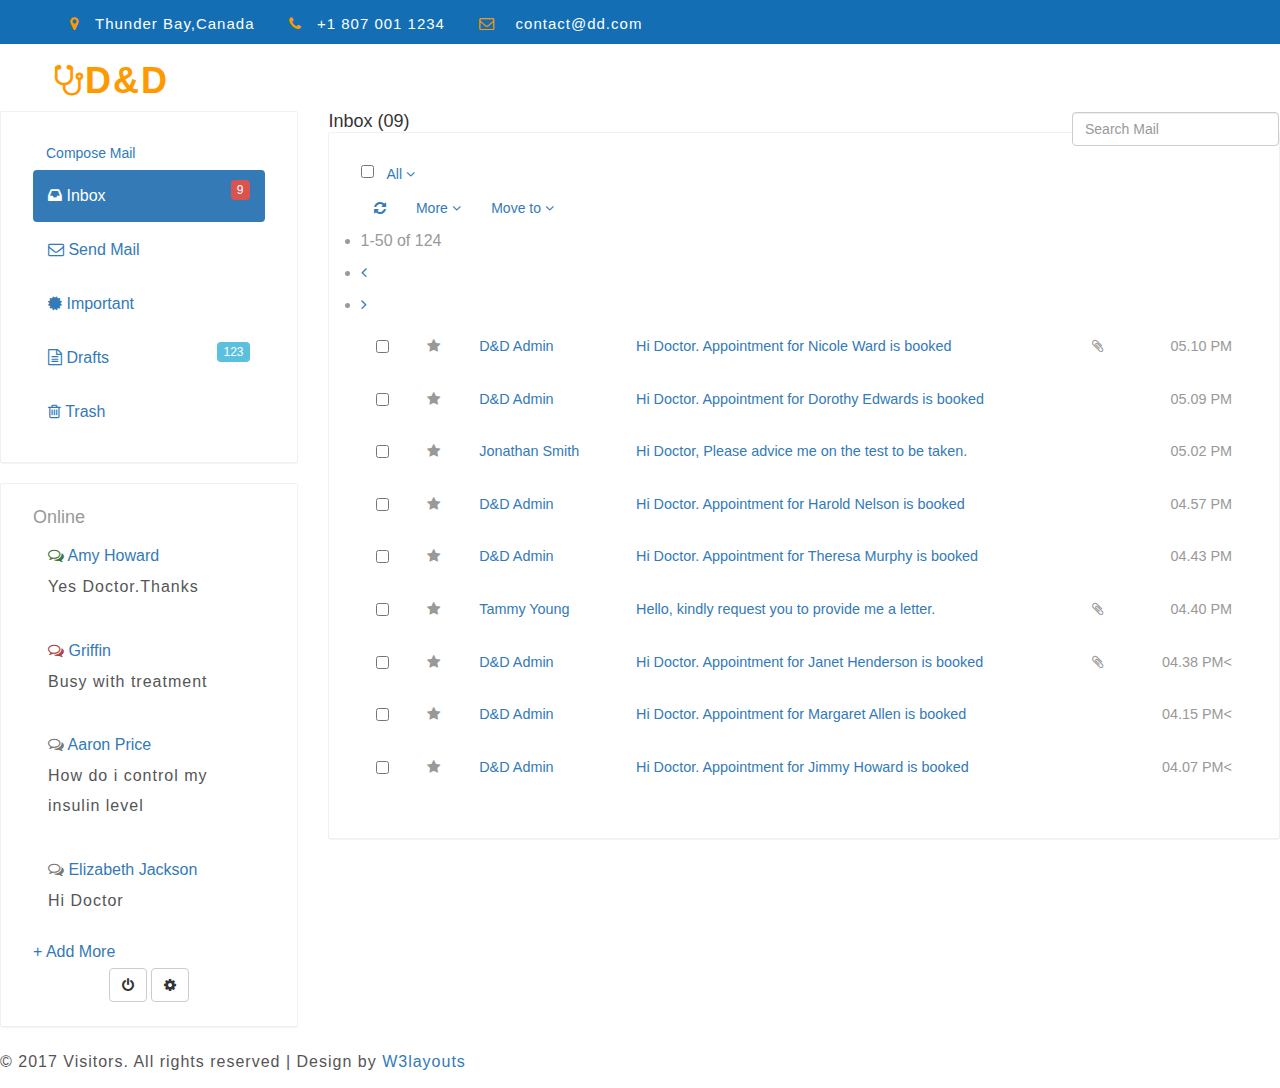
<file: mail_doctor.html>
<!--A Design by W3layouts
Author: W3layout
Author URL: http://w3layouts.com
License: Creative Commons Attribution 3.0 Unported
License URL: http://creativecommons.org/licenses/by/3.0/
-->
<!DOCTYPE html>
<head>
<title>Doctor's Mail | Mail :: w3layouts</title>
<meta name="viewport" content="width=device-width, initial-scale=1">
<meta http-equiv="Content-Type" content="text/html; charset=utf-8" />
<meta name="keywords" content="Visitors Responsive web template, Bootstrap Web Templates, Flat Web Templates, Android Compatible web template, 
Smartphone Compatible web template, free webdesigns for Nokia, Samsung, LG, SonyEricsson, Motorola web design" />
<script type="application/x-javascript"> addEventListener("load", function() { setTimeout(hideURLbar, 0); }, false); function hideURLbar(){ window.scrollTo(0,1); } </script>
<!-- bootstrap-css -->
<link rel="stylesheet" href="css/bootstrap.min.css" >
<!-- //bootstrap-css -->
<!-- Custom CSS -->
<link href="css/style.css" rel='stylesheet' type='text/css' />
<link href="css/style-responsive.css" rel="stylesheet"/>
 <link href="css/minimal.css" rel="stylesheet">
<!-- font CSS -->
<link href='//fonts.googleapis.com/css?family=Roboto:400,100,100italic,300,300italic,400italic,500,500italic,700,700italic,900,900italic' rel='stylesheet' type='text/css'>
<!-- font-awesome icons -->
<link rel="stylesheet" href="css/font.css" type="text/css"/>
<link href="css/font-awesome.css" rel="stylesheet"> 
<!-- //font-awesome icons -->
<script src="js/jquery2.0.3.min.js"></script>
</head>
<body>
<section id="container">
<!--header start-->
<header class="header fixed-top clearfix">
<!--logo start-->
<div class="header" id="home">
		<div class="top_menu_w3layouts">
<div class="container">
			<div class="header_left">
				<ul>
					<li><i class="fa fa-map-marker" aria-hidden="true"></i>Thunder Bay,Canada </li>
					<li><i class="fa fa-phone" aria-hidden="true"></i>+1 807 001 1234</li>
					<li><i class="fa fa-envelope-o" aria-hidden="true"></i> <a href="mailto:info@example.com">contact@dd.com</a></li>
				</ul>
			</div>
			<div class="clearfix"> </div>
			</div>
		</div>

		<div class="content white">
			<nav class="navbar navbar-default" role="navigation">
				<div class="container">
					<div class="navbar-header">
						<button type="button" class="navbar-toggle" data-toggle="collapse" data-target="#bs-example-navbar-collapse-1">
					<span class="sr-only">Toggle navigation</span>
					<span class="icon-bar"></span>
					<span class="icon-bar"></span>
					<span class="icon-bar"></span>
				</button>
						<a class="navbar-brand" href="index.html">
							<h1><span class="fa fa-stethoscope" aria-hidden="true"></span>D&D </h1>
						</a>
					</div>
					</br>
					</br>
</header>
<!--header end-->
<!--main content start-->
<section id="main-content">
	<section class="wrapper">
		<div class="mail-w3agile">
        <!-- page start-->
        <div class="row">
            <div class="col-sm-3 com-w3ls">
                <section class="panel">
                    <div class="panel-body">
                        <a href="mail_compose.html"  class="btn btn-compose">
                            Compose Mail
                        </a>
                        <ul class="nav nav-pills nav-stacked mail-nav">
                            <li class="active"><a href="mail.html"> <i class="fa fa-inbox"></i> Inbox  <span class="label label-danger pull-right inbox-notification">9</span></a></li>
                            <li><a href="#"> <i class="fa fa-envelope-o"></i> Send Mail</a></li>
                            <li><a href="#"> <i class="fa fa-certificate"></i> Important</a></li>
                            <li><a href="#"> <i class="fa fa-file-text-o"></i> Drafts <span class="label label-info pull-right inbox-notification">123</span></a></a></li>
                            <li><a href="#"> <i class="fa fa-trash-o"></i> Trash</a></li>
                        </ul>
                    </div>
                </section>

                <section class="panel">
                    <div class="panel-body">
                        <ul class="nav nav-pills nav-stacked labels-info ">
                            <li> <h4>Online</h4> </li>
                            <li> <a href="#"> <i class="fa fa-comments-o text-success"></i> Amy Howard <p>Yes Doctor.Thanks</p></a>  </li>
                            <li> <a href="#"> <i class="fa fa-comments-o text-danger"></i> Griffin <p>Busy with treatment</p></a> </li>
                            <li> <a href="#"> <i class="fa fa-comments-o text-muted "></i> Aaron Price <p>How do i control my insulin level</p></a></li>
                            <li> <a href="#"> <i class="fa fa-comments-o text-muted "></i> Elizabeth Jackson <p>Hi Doctor</p></a></li>
                        </ul>
                        <a href="#"> + Add More</a>

                        <div class="inbox-body text-center inbox-action">
                            <div class="btn-group">
                                <a class="btn mini btn-default" href="javascript:;">
                                    <i class="fa fa-power-off"></i>
                                </a>
                            </div>
                            <div class="btn-group">
                                <a class="btn mini btn-default" href="javascript:;">
                                    <i class="fa fa-cog"></i>
                                </a>
                            </div>
                        </div>
                    </div>
                </section>
            </div>
            <div class="col-sm-9 mail-w3agile">
                <section class="panel">
                    <header class="panel-heading wht-bg">
                       <h4 class="gen-case">Inbox (09)
                        <form action="#" class="pull-right mail-src-position">
                            <div class="input-append">
                                <input type="text" class="form-control " placeholder="Search Mail">
                            </div>
                        </form>
                       </h4>
                    </header>
                    <div class="panel-body minimal">
                        <div class="mail-option">
                            <div class="chk-all">
                                <div class="pull-left mail-checkbox ">
                                    <input type="checkbox" class="">
                                </div>

                                <div class="btn-group">
                                    <a data-toggle="dropdown" href="#" class="btn mini all">
                                        All
                                        <i class="fa fa-angle-down "></i>
                                    </a>
                                    <ul class="dropdown-menu">
                                        <li><a href="#"> None</a></li>
                                        <li><a href="#"> Read</a></li>
                                        <li><a href="#"> Unread</a></li>
                                    </ul>
                                </div>
                            </div>

                            <div class="btn-group">
                                <a data-original-title="Refresh" data-placement="top" data-toggle="dropdown" href="#" class="btn mini tooltips">
                                    <i class=" fa fa-refresh"></i>
                                </a>
                            </div>
                            <div class="btn-group hidden-phone">
                                <a data-toggle="dropdown" href="#" class="btn mini blue">
                                    More
                                    <i class="fa fa-angle-down "></i>
                                </a>
                                <ul class="dropdown-menu">
                                    <li><a href="#"><i class="fa fa-pencil"></i> Mark as Read</a></li>
                                    <li><a href="#"><i class="fa fa-ban"></i> Spam</a></li>
                                    <li class="divider"></li>
                                    <li><a href="#"><i class="fa fa-trash-o"></i> Delete</a></li>
                                </ul>
                            </div>
                            <div class="btn-group">
                                <a data-toggle="dropdown" href="#" class="btn mini blue">
                                    Move to
                                    <i class="fa fa-angle-down "></i>
                                </a>
                                <ul class="dropdown-menu">
                                    <li><a href="#"><i class="fa fa-pencil"></i> Mark as Read</a></li>
                                    <li><a href="#"><i class="fa fa-ban"></i> Spam</a></li>
                                    <li class="divider"></li>
                                    <li><a href="#"><i class="fa fa-trash-o"></i> Delete</a></li>
                                </ul>
                            </div>

                            <ul class="unstyled inbox-pagination">
                                <li><span>1-50 of 124</span></li>
                                <li>
                                    <a class="np-btn" href="#"><i class="fa fa-angle-left  pagination-left"></i></a>
                                </li>
                                <li>
                                    <a class="np-btn" href="#"><i class="fa fa-angle-right pagination-right"></i></a>
                                </li>
                            </ul>
                        </div>
                        <div class="table-inbox-wrap ">
                            <table class="table table-inbox table-hover">
                        <tbody>
                        <tr class="unread">
                            <td class="inbox-small-cells">
                                <input type="checkbox" class="mail-checkbox">
                            </td>
                            <td class="inbox-small-cells"><i class="fa fa-star"></i></td>
                            <td class="view-message  dont-show"><a href="#">D&D Admin</a></td>
                            <td class="view-message "><a href="#">Hi Doctor. Appointment for Nicole Ward is booked</a></td>
                            <td class="view-message  inbox-small-cells"><i class="fa fa-paperclip"></i></td>
                            <td class="view-message  text-right">05.10 PM</td>
                        </tr>
                        <tr class="unread">
                            <td class="inbox-small-cells">
                                <input type="checkbox" class="mail-checkbox">
                            </td>
                            <td class="inbox-small-cells"><i class="fa fa-star"></i></td>
                            <td class="view-message  dont-show"><a href="#">D&D Admin</a></td>
                            <td class="view-message "><a href="#">Hi Doctor. Appointment for Dorothy Edwards is booked</a></td>
                            <td class="view-message inbox-small-cells"></td>
                            <td class="view-message text-right">05.09 PM</td>
                        </tr>
                        <tr class="">
                            <td class="inbox-small-cells">
                                <input type="checkbox" class="mail-checkbox">
                            </td>
                            <td class="inbox-small-cells"><i class="fa fa-star"></i></td>
                            <td class="view-message dont-show"><a href="#">Jonathan Smith</a></td>
                            <td class="view-message"><a href="#">Hi Doctor, Please advice me on the test to be taken.</a></td>
                            <td class="view-message inbox-small-cells"></td>
                            <td class="view-message text-right">05.02 PM</td>
                        </tr>
                        <tr class="">
                            <td class="inbox-small-cells">
                                <input type="checkbox" class="mail-checkbox">
                            </td>
                            <td class="inbox-small-cells"><i class="fa fa-star"></i></td>
                            <td class="view-message  dont-show"><a href="#">D&D Admin</a></td>
                            <td class="view-message "><a href="#">Hi Doctor. Appointment for Harold Nelson is booked</a></td>
                            <td class="view-message inbox-small-cells"></td>
                            <td class="view-message text-right">04.57 PM</td>
                        </tr>
                        <tr class="">
                            <td class="inbox-small-cells">
                                <input type="checkbox" class="mail-checkbox">
                            </td>
                            <td class="inbox-small-cells"><i class="fa fa-star inbox-started"></i></td>
                            <td class="view-message  dont-show"><a href="#">D&D Admin</a></td>
                            <td class="view-message "><a href="#">Hi Doctor. Appointment for Theresa Murphy is booked</a></td>
                            <td class="view-message inbox-small-cells"></td>
                            <td class="view-message text-right">04.43 PM</td>
                        </tr>
                        <tr class="">
                            <td class="inbox-small-cells">
                                <input type="checkbox" class="mail-checkbox">
                            </td>
                            <td class="inbox-small-cells"><i class="fa fa-star inbox-started"></i></td>
                            <td class="view-message dont-show"><a href="#">Tammy Young</a></td>
                            <td class="view-message"><a href="#">Hello, kindly request you to provide me a letter.</a></td>
                            <td class="view-message inbox-small-cells"><i class="fa fa-paperclip"></i></td>
                            <td class="view-message text-right">04.40 PM</td>
                        </tr>
                        <tr class="">
                            <td class="inbox-small-cells">
                                <input type="checkbox" class="mail-checkbox">
                            </td>
                            <td class="inbox-small-cells"><i class="fa fa-star inbox-started"></i></td>
                            <td class="view-message  dont-show"><a href="#">D&D Admin</a></td>
                            <td class="view-message "><a href="#">Hi Doctor. Appointment for Janet Henderson is booked</a></td>
                            <td class="view-message inbox-small-cells"><i class="fa fa-paperclip"></i></td>
                            <td class="view-message text-right">04.38 PM<</td>
                        </tr>
                        <tr class="">
                            <td class="inbox-small-cells">
                                <input type="checkbox" class="mail-checkbox">
                            </td>
                            <td class="inbox-small-cells"><i class="fa fa-star"></i></td>
                            <td class="view-message  dont-show"><a href="#">D&D Admin</a></td>
                            <td class="view-message "><a href="#">Hi Doctor. Appointment for Margaret Allen is booked</a></td>
                            <td class="view-message inbox-small-cells"></td>
                            <td class="view-message text-right">04.15 PM<</td>
                        </tr>
                        <tr class="">
                            <td class="inbox-small-cells">
                                <input type="checkbox" class="mail-checkbox">
                            </td>
                            <td class="inbox-small-cells"><i class="fa fa-star"></i></td>
                            <td class="view-message  dont-show"><a href="#">D&D Admin</a></td>
                            <td class="view-message "><a href="#">Hi Doctor. Appointment for Jimmy Howard is booked</a></td>
                            <td class="view-message inbox-small-cells"></td>
                            <td class="view-message text-right">04.07 PM<</td>
                        </tr>
                        </tbody>
                        </table>

                        </div>
                    </div>
                </section>
            </div>
        </div>

        <!-- page end-->
        </div>
</section>
 <!-- footer -->
		  <div class="footer">
			<div class="wthree-copyright">
			  <p>© 2017 Visitors. All rights reserved | Design by <a href="http://w3layouts.com">W3layouts</a></p>
			</div>
		  </div>
  <!-- / footer -->
</section>
<!--main content end-->
</section>
<script src="js/bootstrap.js"></script>
<script src="js/jquery.dcjqaccordion.2.7.js"></script>
<script src="js/scripts.js"></script>
<script src="js/jquery.slimscroll.js"></script>
<script src="js/jquery.nicescroll.js"></script>
<!--[if lte IE 8]><script language="javascript" type="text/javascript" src="js/flot-chart/excanvas.min.js"></script><![endif]-->
<script src="js/jquery.scrollTo.js"></script>
</body>
</html>
</file>
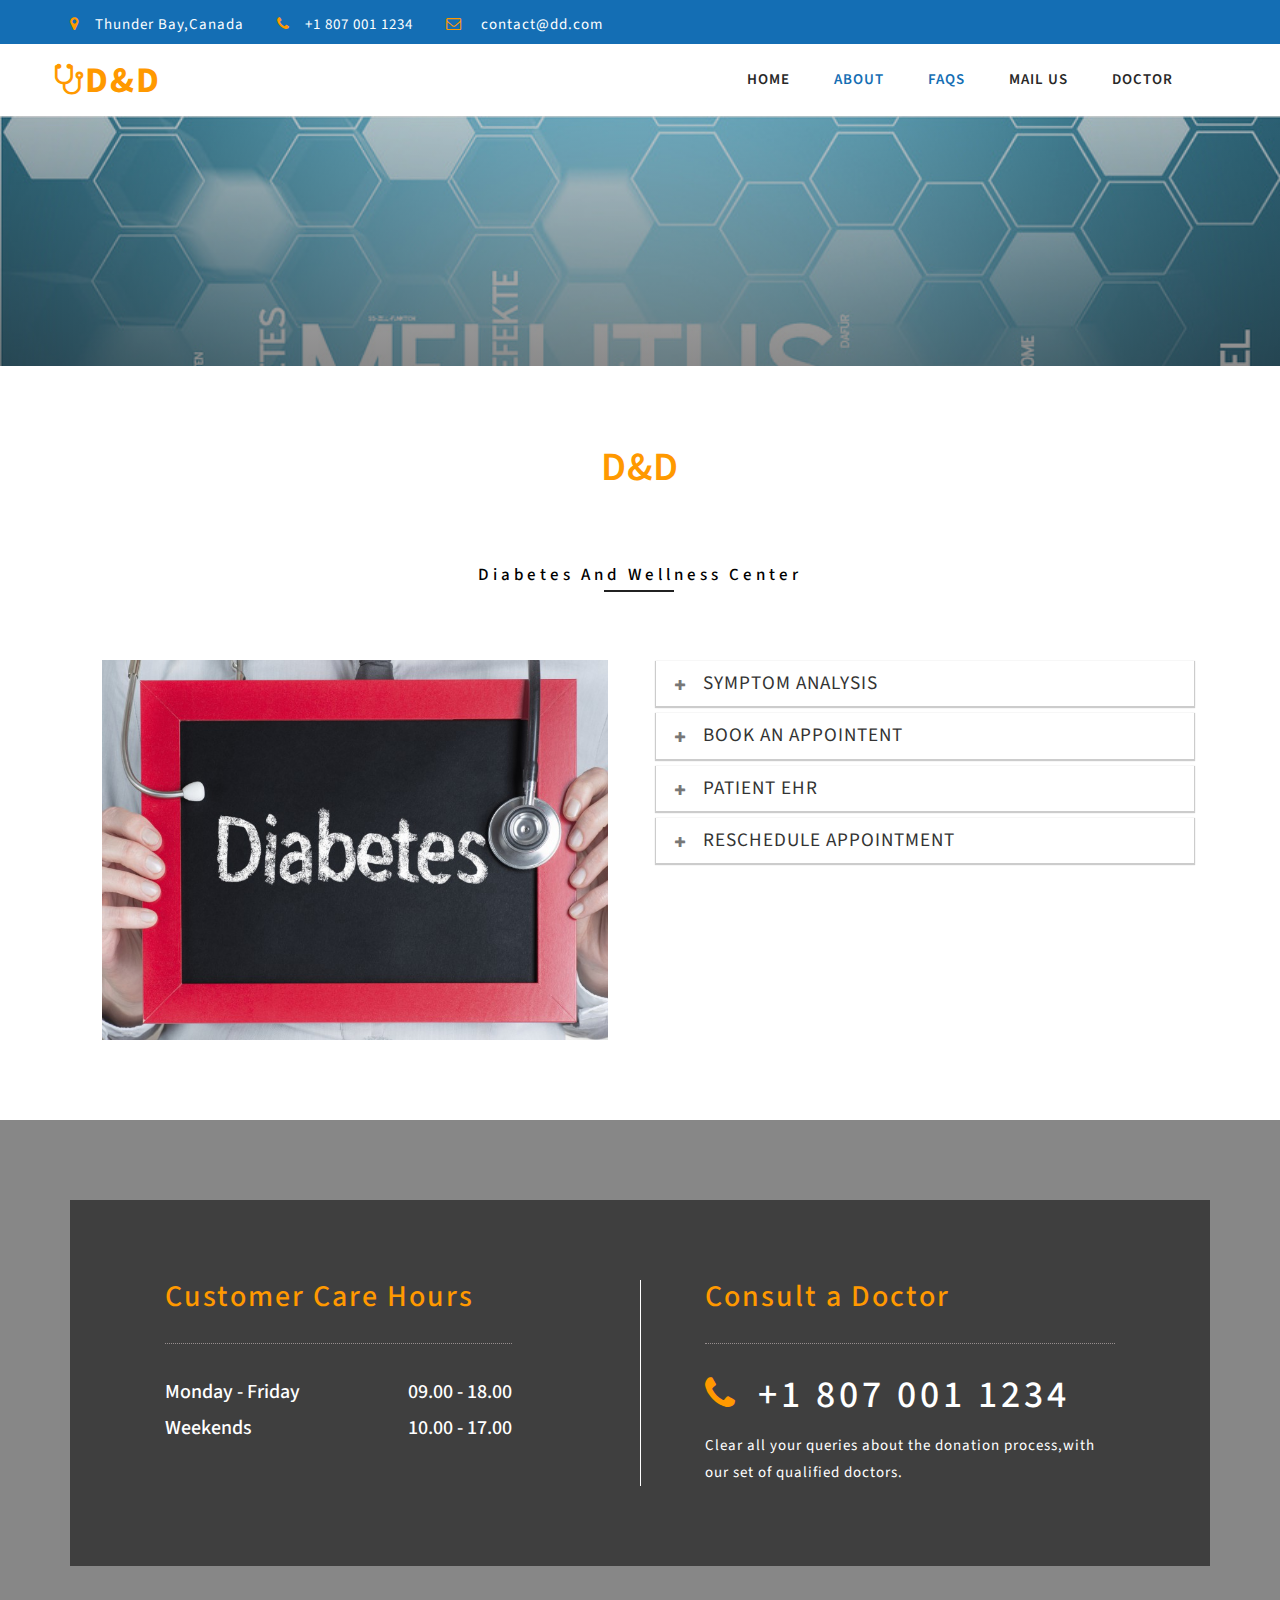
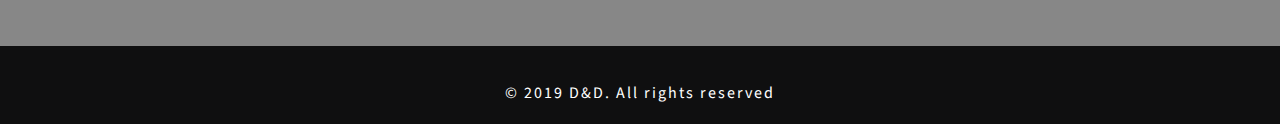
<file: patient.html>
<!DOCTYPE html>
<html>

<head>
	<title>D&D</title>
	<!--/tags -->
	<meta name="viewport" content="width=device-width, initial-scale=1">
	<meta http-equiv="Content-Type" content="text/html; charset=utf-8" />
	<meta name="keywords" content="New Clinic Responsive web template, Bootstrap Web Templates, Flat Web Templates, Android Compatible web template, 
Smartphone Compatible web template, free webdesigns for Nokia, Samsung, LG, SonyEricsson, Motorola web design" />
	<script type="application/x-javascript">
		addEventListener("load", function () {
			setTimeout(hideURLbar, 0);
		}, false);

		function hideURLbar() {
			window.scrollTo(0, 1);
		}
	</script>
	<!--//tags -->
	<link href="css/bootstrap.css" rel="stylesheet" type="text/css" media="all" />
	<link href="css/style.css" rel="stylesheet" type="text/css" media="all" />
	<link href="css/appointment_style.css" rel="stylesheet" type="text/css" media="all" />
	<link href="css/font-awesome.css" rel="stylesheet">
	<!-- //for bootstrap working -->
	<link href="//fonts.googleapis.com/css?family=Source+Sans+Pro:300,300i,400,400i,600,600i,700" rel="stylesheet">
</head>

<body>
	<!-- header -->
	<div class="header" id="home">
		<div class="top_menu_w3layouts">
<div class="container">
			<div class="header_left">
				<ul>
					<li><i class="fa fa-map-marker" aria-hidden="true"></i>Thunder Bay,Canada </li>
					<li><i class="fa fa-phone" aria-hidden="true"></i>+1 807 001 1234</li>
					<li><i class="fa fa-envelope-o" aria-hidden="true"></i> <a href="mailto:info@example.com">contact@dd.com</a></li>
				</ul>
			</div>
			<div class="clearfix"> </div>
			</div>
		</div>

		<div class="content white">
			<nav class="navbar navbar-default" role="navigation">
				<div class="container">
					<div class="navbar-header">
						<button type="button" class="navbar-toggle" data-toggle="collapse" data-target="#bs-example-navbar-collapse-1">
					<span class="sr-only">Toggle navigation</span>
					<span class="icon-bar"></span>
					<span class="icon-bar"></span>
					<span class="icon-bar"></span>
				</button>
						<a class="navbar-brand" href="index.html">
							<h1><span class="fa fa-stethoscope" aria-hidden="true"></span>D&D </h1>
						</a>
					</div>
					<!--/.navbar-header-->
					<div class="collapse navbar-collapse" id="bs-example-navbar-collapse-1">
						<nav>
							<ul class="nav navbar-nav">
								<li><a href="index.html" >Home</a></li>
								<li><a href="about.html" class="active">About</a></li>	
								<li><a href="faq.html" class="active">FAQs</a></li>		
								<li><a href="mail.html">Mail Us</a></li>
								<li><a href="doctor.html">Doctor</a></li>								
									</ul>
								
						</nav>
					</div>
					<!--/.navbar-collapse-->
					<!--/.navbar-->
				</div>
			</nav>
		</div>
	</div>
	<!-- banner -->
<div class="banner_inner_content_agile_w3l">
	
</div>
	<!--//banner -->
	<!-- about -->
	<div class="about">
		<div class="container">
			<h3 class="heading-agileinfo">D&D</h3>
			<h3 class="heading-agileinfo"><span> Diabetes and Wellness Center</span></h3> 
			<div class="col-md-6 about-w3right">
				<img src="images/doctor.jpg" class="img-responsive" alt="" />
			</div>
			<div class="col-md-6 about-w3left">
				<div class="panel-group" id="accordion" role="tablist" aria-multiselectable="true">
					<div class="panel panel-default">
						<div class="panel-heading" role="tab" id="headingOne">
							<h5 class="panel-title asd">
								<a class="pa_italic collapsed" role="button" data-toggle="collapse" data-parent="#accordion" href="#collapseOne" aria-expanded="false"
								    aria-controls="collapseOne">
								<span class="glyphicon glyphicon-plus" aria-hidden="true"></span><i class="glyphicon glyphicon-minus" aria-hidden="true"></i>SYMPTOM ANALYSIS</a>
							</h5>
						</div>
						<div id="collapseOne" class="panel-collapse collapse" role="tabpanel" aria-labelledby="headingOne" aria-expanded="false"
						    style="height: 0px;">
							<div class="panel-body panel_text">
							<div class="agile-form">
				<form action="symptomanalysis.php" method="post">
					<input type="submit" value="analyze symptom">
				</form>	
			</div>
							</div>
						</div>
					</div>
						<div class="panel panel-default">
						<div class="panel-heading" role="tab" id="headingTwo">
							<h5 class="panel-title asd">
								<a class="pa_italic collapsed" role="button" data-toggle="collapse" data-parent="#accordion" href="#collapseTwo" aria-expanded="false"
								    aria-controls="collapseTwo">
								<span class="glyphicon glyphicon-plus" aria-hidden="true"></span><i class="glyphicon glyphicon-minus" aria-hidden="true"></i>BOOK AN APPOINTENT</a>
							</h5>
						</div>
						<div id="collapseTwo" class="panel-collapse collapse" role="tabpanel" aria-labelledby="headingTwo" aria-expanded="false"
						    style="height: 0px;">
							<div class="panel-body panel_text">
							<div class="agile-form">
				<form action="book_appointment.php" method="post">
					<input type="submit" value="book an appointent">
				</form>	
			</div>
							</div>
						</div>
					</div>
					<div class="panel panel-default">
						<div class="panel-heading" role="tab" id="headingThree">
							<h5 class="panel-title asd">
								<a class="pa_italic collapsed" role="button" data-toggle="collapse" data-parent="#accordion" href="#collapseThree" aria-expanded="false"
								    aria-controls="collapseThree">
								<span class="glyphicon glyphicon-plus" aria-hidden="true"></span><i class="glyphicon glyphicon-minus" aria-hidden="true"></i>PATIENT EHR
							</a>
							</h5>
						</div>
						<div id="collapseThree" class="panel-collapse collapse" role="tabpanel" aria-labelledby="headingThree" aria-expanded="false"
						    style="height: 0px;">
							<div class="panel-body panel_text">
								<div class="agile-form">
				<form action="ehr_page.php" method="post">
					<input type="submit" value="view ehr">
				</form>	
			</div>

							</div>
						</div>
					</div>
					<div class="panel panel-default">
						<div class="panel-heading" role="tab" id="headingFour">
							<h5 class="panel-title asd">
								<a class="pa_italic collapsed" role="button" data-toggle="collapse" data-parent="#accordion" href="#collapseFour" aria-expanded="false"
								    aria-controls="collapseFour">
								<span class="glyphicon glyphicon-plus" aria-hidden="true"></span><i class="glyphicon glyphicon-minus" aria-hidden="true"></i>RESCHEDULE APPOINTMENT
							</a>
							</h5>
						</div>
						<div id="collapseFour" class="panel-collapse collapse" role="tabpanel" aria-labelledby="headingFour" aria-expanded="false"
						    style="height: 0px;">
							<div class="panel-body panel_text">
								<div class="agile-form">
				<form action="reschedule_appointment.php" method="post">
					<input type="submit" value="reschedule appointment">
				</form>	
			</div>

							</div>
						</div>
					</div>
				</div>
			</div>
			<div class="clearfix"> </div>
		</div>
	</div>
	
<!-- //about -->
<!-- emergency -->
<div class="emergency_cases_w3ls">
<div class="emergency_cases_bt">
	<div class="container">
	<div class="emergency_cases_top">
		<div class="col-md-6 emergency_cases_w3ls_left">
			<h4>Customer Care Hours</h4>
			<h6>Monday - Friday&nbsp;<span class="eme">09.00 - 18.00</span></h6>
			<h6>Weekends &nbsp;<span class="eme">10.00 - 17.00</span></h6>
		</div>
		<div class="col-md-6 emergency_cases_w3ls_right">
			<h4>Consult a Doctor</h4>
			<h5><i class="fa fa-phone" aria-hidden="true"></i>+1 807 001 1234 </h5>
			<p>Clear all your queries about the donation process,with our set of qualified doctors.</p>
		</div>
		
		<div class="clearfix"></div>
		</div>
	</div>
	</div>
</div>
<!-- //emergency -->

	<div class="footer_wthree_agile">
		<p>© 2019 D&D. All rights reserved </p>

	</div>
<!-- //footer -->

<!-- js -->
	<script type="text/javascript" src="js/jquery-2.1.4.min.js"></script>
	<script>
		$('ul.dropdown-menu li').hover(function () {
			$(this).find('.dropdown-menu').stop(true, true).delay(200).fadeIn(500);
		}, function () {
			$(this).find('.dropdown-menu').stop(true, true).delay(200).fadeOut(500);
		});
	</script>
	<script type="text/javascript" src="js/bootstrap.js"></script>
</body>

</html>
</file>
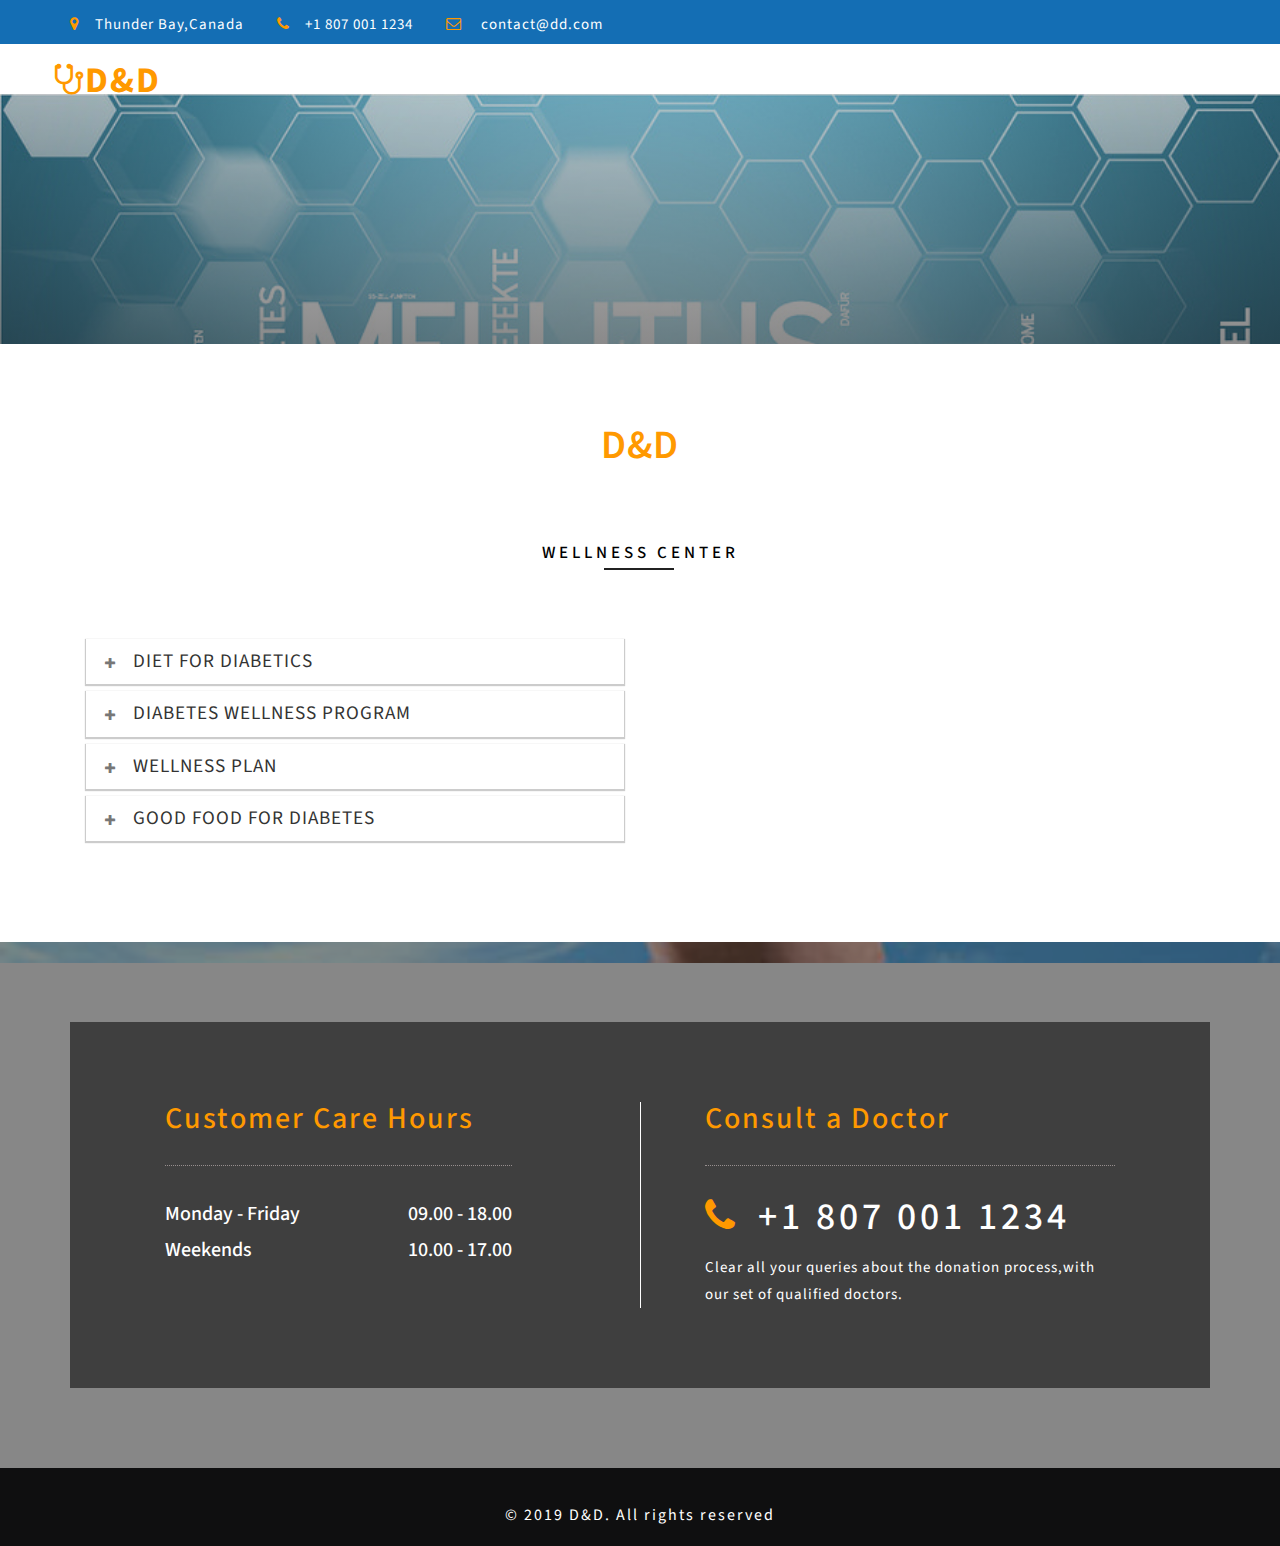
<file: wellness.html>
<!DOCTYPE html>
<html>

<head>
	<title>D&D</title>
	<!--/tags -->
	<meta name="viewport" content="width=device-width, initial-scale=1">
	<meta http-equiv="Content-Type" content="text/html; charset=utf-8" />
	<meta name="keywords" content="New Clinic Responsive web template, Bootstrap Web Templates, Flat Web Templates, Android Compatible web template, 
Smartphone Compatible web template, free webdesigns for Nokia, Samsung, LG, SonyEricsson, Motorola web design" />
	<script type="application/x-javascript">
		addEventListener("load", function () {
			setTimeout(hideURLbar, 0);
		}, false);

		function hideURLbar() {
			window.scrollTo(0, 1);
		}
	</script>
	<!--//tags -->
	<link href="css/bootstrap.css" rel="stylesheet" type="text/css" media="all" />
	<link href="css/style.css" rel="stylesheet" type="text/css" media="all" />
	<link href="css/appointment_style.css" rel="stylesheet" type="text/css" media="all" />
	<link href="css/font-awesome.css" rel="stylesheet">
	<!-- //for bootstrap working -->
	<link href="//fonts.googleapis.com/css?family=Source+Sans+Pro:300,300i,400,400i,600,600i,700" rel="stylesheet">
</head>

<body>
	<!-- header -->
	<div class="header" id="home">
		<div class="top_menu_w3layouts">
<div class="container">
			<div class="header_left">
				<ul>
					<li><i class="fa fa-map-marker" aria-hidden="true"></i>Thunder Bay,Canada </li>
					<li><i class="fa fa-phone" aria-hidden="true"></i>+1 807 001 1234</li>
					<li><i class="fa fa-envelope-o" aria-hidden="true"></i> <a href="mailto:info@example.com">contact@dd.com</a></li>
				</ul>
			</div>
			<div class="clearfix"> </div>
			</div>
		</div>

		<div class="content white">
			<nav class="navbar navbar-default" role="navigation">
				<div class="container">
					<div class="navbar-header">
						<button type="button" class="navbar-toggle" data-toggle="collapse" data-target="#bs-example-navbar-collapse-1">
					<span class="sr-only">Toggle navigation</span>
					<span class="icon-bar"></span>
					<span class="icon-bar"></span>
					<span class="icon-bar"></span>
				</button>
						<a class="navbar-brand" href="index.html">
							<h1><span class="fa fa-stethoscope" aria-hidden="true"></span>D&D </h1>
						</a>
					</div>
					<!--/.navbar-header-->
					<!--/.navbar-collapse-->
					<!--/.navbar-->
				</div>
			</nav>
		</div>
	</div>
	<!-- banner -->
<div class="banner_inner_content_agile_w3l">
	
</div>
<div class="about">
		<div class="container">
			<h3 class="heading-agileinfo">D&D</h3>
			<h3 class="heading-agileinfo"><span>WELLNESS CENTER</span></h3> 
			<div class="col-md-6 about-w3left">
				<div class="panel-group" id="accordion" role="tablist" aria-multiselectable="true">
					<div class="panel panel-default">
						<div class="panel-heading" role="tab" id="headingOne">
							<h5 class="panel-title asd">
								<a class="pa_italic collapsed" role="button" data-toggle="collapse" data-parent="#accordion" href="#collapseOne" aria-expanded="false"
								    aria-controls="collapseOne">
								<span class="glyphicon glyphicon-plus" aria-hidden="true"></span><i class="glyphicon glyphicon-minus" aria-hidden="true"></i>DIET FOR DIABETICS</a>
							</h5>
						</div>
						<div id="collapseOne" class="panel-collapse collapse" role="tabpanel" aria-labelledby="headingOne" aria-expanded="false"
						    style="height: 0px;">
							<div class="panel-body panel_text">
							<div class="agile-form">
				<iframe width="560" height="315" src="https://www.youtube.com/embed/f7rjBe2Hm9Q" frameborder="0" allow="accelerometer; autoplay; encrypted-media; gyroscope; picture-in-picture" allowfullscreen></iframe>
			</div>
							</div>
						</div>
					</div>
					<div class="panel panel-default">
						<div class="panel-heading" role="tab" id="headingThree">
							<h5 class="panel-title asd">
								<a class="pa_italic collapsed" role="button" data-toggle="collapse" data-parent="#accordion" href="#collapseThree" aria-expanded="false"
								    aria-controls="collapseThree">
								<span class="glyphicon glyphicon-plus" aria-hidden="true"></span><i class="glyphicon glyphicon-minus" aria-hidden="true"></i>DIABETES WELLNESS PROGRAM</a>
							</h5>
						</div>
						<div id="collapseThree" class="panel-collapse collapse" role="tabpanel" aria-labelledby="headingThree" aria-expanded="false"
						    style="height: 0px;">
							<div class="panel-body panel_text">
								<div class="agile-form">
				
				<iframe width="560" height="315" src="https://www.youtube.com/embed/AoMW5qEfuXA" frameborder="0" allow="accelerometer; autoplay; encrypted-media; gyroscope; picture-in-picture" allowfullscreen></iframe>

			</div>
							</div>
						</div>
					</div>
					<div class="panel panel-default">
						<div class="panel-heading" role="tab" id="headingFour">
							<h5 class="panel-title asd">
								<a class="pa_italic collapsed" role="button" data-toggle="collapse" data-parent="#accordion" href="#collapseFour" aria-expanded="false"
								    aria-controls="collapseFour">
								<span class="glyphicon glyphicon-plus" aria-hidden="true"></span><i class="glyphicon glyphicon-minus" aria-hidden="true"></i>WELLNESS PLAN</a>
							</h5>
						</div>
						<div id="collapseFour" class="panel-collapse collapse" role="tabpanel" aria-labelledby="headingFour" aria-expanded="false"
						    style="height: 0px;">
							<div class="panel-body panel_text">
							<div class="agile-form">
				<iframe width="560" height="315" src="https://www.youtube.com/embed/qHSxaYnc3wc" frameborder="0" allow="accelerometer; autoplay; encrypted-media; gyroscope; picture-in-picture" allowfullscreen></iframe>	
			</div>
							</div>
						</div>
					</div>
					<div class="panel panel-default">
						<div class="panel-heading" role="tab" id="headingFive">
							<h5 class="panel-title asd">
								<a class="pa_italic collapsed" role="button" data-toggle="collapse" data-parent="#accordion" href="#collapseFive" aria-expanded="false"
								    aria-controls="collapseFive">
								<span class="glyphicon glyphicon-plus" aria-hidden="true"></span><i class="glyphicon glyphicon-minus" aria-hidden="true"></i>GOOD FOOD FOR DIABETES</a>
							</h5>
						</div>
						<div id="collapseFive" class="panel-collapse collapse" role="tabpanel" aria-labelledby="headingFive" aria-expanded="false"
						    style="height: 0px;">
							<div class="panel-body panel_text">
							<div class="agile-form">
				<iframe width="560" height="315" src="https://www.youtube.com/embed/IGcLSPlqM6Y" frameborder="0" allow="accelerometer; autoplay; encrypted-media; gyroscope; picture-in-picture" allowfullscreen></iframe>
			</div>
							</div>
						</div>
					</div>
				</div>
			</div>
			<div class="clearfix"> </div>
		</div>
	</div>


        


<!-- //about -->
<!-- emergency -->
<div class="emergency_cases_w3ls">
<div class="emergency_cases_bt">
	<div class="container">
	<div class="emergency_cases_top">
		<div class="col-md-6 emergency_cases_w3ls_left">
			<h4>Customer Care Hours</h4>
			<h6>Monday - Friday&nbsp;<span class="eme">09.00 - 18.00</span></h6>
			<h6>Weekends &nbsp;<span class="eme">10.00 - 17.00</span></h6>
		</div>
		<div class="col-md-6 emergency_cases_w3ls_right">
			<h4>Consult a Doctor</h4>
			<h5><i class="fa fa-phone" aria-hidden="true"></i>+1 807 001 1234 </h5>
			<p>Clear all your queries about the donation process,with our set of qualified doctors.</p>
		</div>
		
		<div class="clearfix"></div>
		</div>
	</div>
	</div>
</div>
<!-- //emergency -->

	<div class="footer_wthree_agile">
		<p>© 2019 D&D. All rights reserved </p>

	</div>
<!-- //footer -->

<!-- js -->
	<script type="text/javascript" src="js/jquery-2.1.4.min.js"></script>
	<script>
		$('ul.dropdown-menu li').hover(function () {
			$(this).find('.dropdown-menu').stop(true, true).delay(200).fadeIn(500);
		}, function () {
			$(this).find('.dropdown-menu').stop(true, true).delay(200).fadeOut(500);
		});
	</script>
	<script type="text/javascript" src="js/bootstrap.js"></script>
</body>

</html>
</file>
<file: css/style.css>
/*--
Author: W3layouts
Author URL: http://w3layouts.com
License: Creative Commons Attribution 3.0 Unported
License URL: http://creativecommons.org/licenses/by/3.0/
--*/
html,
body {
	margin: 0;
	font-size: 100%;
	background: #fff;
	font-family: 'Source Sans Pro', sans-serif;
}

body a {
	text-decoration: none;
	transition: 0.5s all;
	-webkit-transition: 0.5s all;
	-moz-transition: 0.5s all;
	-o-transition: 0.5s all;
	-ms-transition: 0.5s all;
}

a:hover {
	text-decoration: none;
}

input[type="button"],
input[type="submit"] {
	transition: 0.5s all;
	-webkit-transition: 0.5s all;
	-moz-transition: 0.5s all;
	-o-transition: 0.5s all;
	-ms-transition: 0.5s all;
}

h1,
h2,
h3,
h4,
h5,
h6 {
	margin: 0;
	font-family: 'Source Sans Pro', sans-serif;
}

p {
	letter-spacing: 1px;
	font-size: 1em;
	line-height: 1.9em;
	color: #555;
}

ul {
	margin: 0;
	padding: 0;
}

label {
	margin: 0;
}


/*-- header --*/
/*-- bootstrap-modal-pop-up --*/
.modal-header {
    font-size: 2em;
    color: #ff9900;
    text-align: center;
    text-transform: uppercase;
    border: 1px solid #fff;
	font-weight:600;
	letter-spacing:4px;
}
.close {
    opacity: 1;
}
.modal-body p {
    color: #999;
    text-align: left;
	padding:2em 2em 1em;
	margin: 0 !important;
	line-height:2em;
    font-size: 14px;
}
.modal-body p i {
    display: block;
    margin: 1em 0;
    color: #212121;
}
.modal-body {
    padding:0;
}
.modal-body img {
    padding: 0em 2em 0 2em;
}
.modal-content {
    border-radius: 0;
}
button.close {
    font-size: 1.5em;
    color:#000;
	outline: none;
}
/*-- //bootstrap-modal-pop-up --*/

/*--header--*/

.header_left {
	float: left;
	margin: .3em 0 0;
}

.header_left ul li {
	display: inline-block;
	margin-right: 2em;
	font-size: 15px;
	color: #fcfeff;
	letter-spacing: 1px;
}

.header_left ul li i {
	padding-right: 1em;
	color: #ff9900;
}

.header_left ul li a {
	font-size: 15px;
	color: #fcfeff;
	text-decoration: none;
}

.header_left ul li a:hover {
	color: #ff9900;
}

.header_right {
	float: right;
}

ul.forms_right {
	float: right;
	margin-top: 3px;
}

ul.forms_right {
	float: right;
}

ul.forms_right li a {
	background: #ff6660;
	color: #fff;
	font-size: 0.9em;
	padding: 0.6em 1em;
	text-transform: uppercase;
	letter-spacing: 1px;
}

ul.forms_right li a:hover {
	background: #fba82b;
}

ul.forms_right li a.active {
	background: #168eea;
}

ul.forms_right li {
	display: inline-block;
	list-style: none;
}

.top_menu_w3layouts {
	padding: 0.5em 0em;
	background: #146eb4;
}

.content {
	margin: 0;
	padding: 0px;
}

.content p:last-child {
	margin: 0;
}

.content a.button {
	display: inline-block;
	padding: 10px 20px;
	background: #ff0;
	color: #000;
	text-decoration: none;
}

.content a.button:hover {
	background: #000;
	color: #ff0;
}

.content.title {
	position: relative;
	background: #333;
}

.navbar-nav {
	float: right;
	margin: 0;
}

.content.title h1 span.demo {
	display: inline-block;
	font-size: .5em;
	padding: 10px;
	background: #fff;
	color: #333;
	vertical-align: top;
}

.content.title .back-to-article {
	position: absolute;
	bottom: -20px;
	left: 20px;
}

.content.title .back-to-article a {
	padding: 10px 20px;
	background: #168eea;
	color: #fff;
	text-decoration: none;
}

.content.title .back-to-article a:hover {
	background: #168eea;
}

.content.title .back-to-article a i {
	margin-left: 5px;
}

.content.white {
	background: #fff;
}

.content.black {
	background: #000;
}

.content.black p {
	color: #999;
}

.content.black p a {
	color: #08c;
}

.navbar {
	position: relative;
	min-height: 50px;
	margin-bottom: 0!important;
	border: 1px solid transparent;
}

.navbar-default {
    background-color: #fff;
    border-color: #fff;
    padding: 10px 0;
}
.navbar-brand {
	float: left;
	padding: 0!important;
	font-size: 18px;
	line-height: 0px!important;
	height: 0px!important;
	
}

.navbar-default a.navbar-brand h1 {
    color: #ff9900;
    font-weight: 700;
    margin-top: 6px;
    letter-spacing: 2px;
}

.navbar-default .navbar-nav>li>a {
    color: #282828;
    letter-spacing: 1px;
    font-weight: 600;
    text-transform: uppercase;
    font-size: 15px;
    padding: 15px 17px;
}

.navbar-nav>li>a.active {
	color: #146eb4;
	background: none;
}

.navbar-default .navbar-nav>.open>a,
.navbar-default .navbar-nav>.open>a:hover,
.navbar-default .navbar-nav>.open>a:focus {
	color: #146eb4;
	background: none;
}

.navbar-default .navbar-nav>li>a:hover,
.navbar-default .navbar-nav>li>a:focus {
	color: #146eb4;
	background: none;
}

.navbar-default .navbar-brand label {
	color: #36a1f3;
	display: block;
	font-size: 0.3em;
	text-align: center;
	letter-spacing: 1px;
	text-shadow: 0 1px 2px rgba(47, 47, 47, 0.2);
	font-weight: 600;
	text-transform: uppercase;
    letter-spacing: 2px;
}

.navbar-default .navbar-toggle:hover,
.navbar-default .navbar-toggle:focus {
	background-color: #111;
}

.navbar-default .navbar-toggle .icon-bar {
   background-color: #ffffff;
}

.navbar-default .navbar-nav>.active>a:before {
	background: #168eea;
	transform: translateX(0);
	-webkit-transform: translateX(0);
	-moz-transform: translateX(0);
	-o-transform: translateX(0);
	-ms-transform: translateX(0);
}

.navbar-toggle {
	position: relative;
	float: right;
	margin-right: 0;
	padding: 9px 10px;
	margin-top: 8px;
	margin-bottom: 8px;
	background-color: #282828;
	background-image: none;
	border: 1px solid transparent;
	border-radius: 0;
}

.navbar-default .navbar-nav>.active>a,
.navbar-default .navbar-nav>.active>a:hover,
.navbar-default .navbar-nav>.active>a:focus {
	color: #146eb4;
    background: none;
}

.navbar-nav>li {
	float: left;
	margin: 0 5px;
}

.navbar-default .navbar-toggle {
	border-color: #202020;
}

.dropdown-menu .divider {
	height: 0;
	margin: 0;
	overflow: none;
	background: none;
}

.dropdown-menu .divider {
	border-bottom: 1px solid #E8E7EC;
	padding: 0px 0;
}

.main-content {
	padding: 3em 0;
}

.dropdown-menu {
	min-width: 150px;
}

ul.dropdown-menu.sub-menu {
	min-width: 130px;
	top: 77px;
	left: 148px;
	-webkit-animation: fadeinleft 600ms ease-in-out;
	-moz-animation: fadeinleft 600ms ease-in-out;
	-o-animation: fadeinleft 600ms ease-in-out;
	-ms-animation: fadeinleft 600ms ease-in-out;
	animation: fadeinleft 600ms ease-in-out;
}

ul.dropdown-menu:hover a.s-menu {
	background: #373738;
	color: #fff;
}

.dropdown-menu.columns-2 {
	min-width: 400px;
}

.dropdown-menu.columns-3 {
	min-width: 600px;
}

.dropdown-menu li a {
	padding: 8px 15px;
	font-weight: 400;
	letter-spacing: 1px;
}

.dropdown-menu {
	border-radius: 0px;
}

.multi-column-dropdown {
	list-style: none;
}

.multi-column-dropdown li a {
	display: block;
	clear: both;
	line-height: 1.428571429;
	color: #333;
	white-space: normal;
}

.dropdown-menu>li>a:hover,
.dropdown-menu>li>a:focus {
	color: #168eea;
	text-decoration: none;
	background-color: #f5f5f5;
}

.multi-column-dropdown li a:hover {
	text-decoration: none;
	color: #168eea;
	background: none;
}

b.fa.fa-caret-right {
	vertical-align: middle;
	margin-left: 2em;
}

@media (max-width:767px) {
	.dropdown-menu.multi-column {
		min-width: 240px !important;
		overflow-x: hidden;
	}
	.navbar-nav {
		float: left;
		margin: 0;
		margin-left: 0em;
		width: 100%;
		background: #eee;
		margin-top: 1em;
	}
}


/*-- banner --*/

.carousel .item {
	background: -webkit-linear-gradient(rgba(23, 22, 23, 0.2), rgba(23, 22, 23, 0.5)), url(../images/2.jpg) no-repeat;
	background: -moz-linear-gradient(rgba(23, 22, 23, 0.2), rgba(23, 22, 23, 0.5)), url(../images/2.jpg) no-repeat;
	background: -ms-linear-gradient(rgba(23, 22, 23, 0.2), rgba(23, 22, 23, 0.5)), url(../images/2.jpg) no-repeat;
	background: linear-gradient(rgba(23, 22, 23, 0.2), rgba(23, 22, 23, 0.5)), url(../images/2.jpg) no-repeat;
	background-size: cover;
}

.carousel .item.item2 {
	background: -webkit-linear-gradient(rgba(23, 22, 23, 0.2), rgba(23, 22, 23, 0.5)), url(../images/1.jpg) no-repeat;
	background: -moz-linear-gradient(rgba(23, 22, 23, 0.2), rgba(23, 22, 23, 0.5)), url(../images/1.jpg) no-repeat;
	background: -ms-linear-gradient(rgba(23, 22, 23, 0.2), rgba(23, 22, 23, 0.5)), url(../images/1.jpg) no-repeat;
	background: linear-gradient(rgba(23, 22, 23, 0.2), rgba(23, 22, 23, 0.5)), url(../images/1.jpg) no-repeat;
	background-size: cover;
}

.carousel .item.item3 {
	background: -webkit-linear-gradient(rgba(23, 22, 23, 0.2), rgba(23, 22, 23, 0.5)), url(../images/3.jpg) no-repeat;
	background: -moz-linear-gradient(rgba(23, 22, 23, 0.2), rgba(23, 22, 23, 0.5)), url(../images/3.jpg) no-repeat;
	background: -ms-linear-gradient(rgba(23, 22, 23, 0.2), rgba(23, 22, 23, 0.5)), url(../images/3.jpg) no-repeat;
	background: linear-gradient(rgba(23, 22, 23, 0.2), rgba(23, 22, 23, 0.5)), url(../images/3.jpg) no-repeat;
	background-size: cover;
}

.carousel .item.item4 {
	background: -webkit-linear-gradient(rgba(23, 22, 23, 0.2), rgba(23, 22, 23, 0.5)), url(../images/4.jpg) no-repeat;
	background: -moz-linear-gradient(rgba(23, 22, 23, 0.2), rgba(23, 22, 23, 0.5)), url(../images/4.jpg) no-repeat;
	background: -ms-linear-gradient(rgba(23, 22, 23, 0.2), rgba(23, 22, 23, 0.5)), url(../images/4.jpg) no-repeat;
	background: linear-gradient(rgba(23, 22, 23, 0.2), rgba(23, 22, 23, 0.5)), url(../images/4.jpg) no-repeat;
	background-size: cover;
}

.carousel .item.item5 {
	background: -webkit-linear-gradient(rgba(23, 22, 23, 0.2), rgba(23, 22, 23, 0.5)), url(../images/4.jpg) no-repeat;
	background: -moz-linear-gradient(rgba(23, 22, 23, 0.2), rgba(23, 22, 23, 0.5)), url(../images/4.jpg) no-repeat;
	background: -ms-linear-gradient(rgba(23, 22, 23, 0.2), rgba(23, 22, 23, 0.5)), url(../images/4.jpg) no-repeat;
	background: linear-gradient(rgba(23, 22, 23, 0.2), rgba(23, 22, 23, 0.5)), url(../images/4.jpg) no-repeat;
	background-size: cover;
}

.carousel-caption h2,
.carousel-caption h3 {
	font-size: 3em;
	font-weight: 100;
	letter-spacing: 2px;
	text-transform: uppercase;
}

.carousel-caption h2 span, .carousel-caption h3 span {
    font-weight: 700;
    color: #ff9900;
}

.carousel-caption p {
	letter-spacing: 7px;
	font-size: 1.1em;
	font-weight: 300;
	color: #fff;
	margin: 1em 0 1em 0;
}
.carousel-caption h6 {
    font-size: 17px;
    line-height: 1.8em;
    margin: 0 auto;
    width: 76%;
    letter-spacing: 2px;
}
.carousel-caption a {
	color: #fff;
	letter-spacing: 1px;
	padding: 11px 20px;
	background: none;
	font-size: 0.9em;
	border-radius: 0;
	border: 1px solid #fff;
}

.carousel-caption a:hover {
	background: #ff9900;
	border: 1px solid #ff9900;
}

.codes {
	padding: 5em 0;
	background: #fff;
}

.codes.agileitsbg2 {
	background: #E74C3C;
	background-image: -webkit-linear-gradient(#ff9d2f, #ff6126);
	background-image: -moz-linear-gradient(#ff9d2f, #ff6126);
	background-image: -ms-linear-gradient(#ff9d2f, #ff6126);
	background-image: linear-gradient(#ff9d2f, #ff6126);
	padding-bottom: 10em;
}

.codes.agileitsbg3 {
	background: #3498DB;
	padding-bottom: 10em;
}

.codes.agileitsbg4 {
	background: #2ECC71;
	padding-bottom: 10em;
}

.carousel.slide.grid_3.grid_4 {
	border-top: 10px solid #3ACFD5;
	border-bottom: 10px solid #3a4ed5;
	-webkit-box-sizing: border-box;
	-moz-box-sizing: border-box;
	box-sizing: border-box;
	background-position: 0 0, 100% 0;
	background-repeat: no-repeat;
	-webkit-background-size: 10px 100%;
	-moz-background-size: 10px 100%;
	background-size: 10px 100%;
	background-image: url([data-uri]Ã¢â‚¬Â¦0iMSIgaGVpZ2h0PSIxIiBmaWxsPSJ1cmwoI2xlc3NoYXQtZ2VuZXJhdGVkKSIgLz48L3N2Zz4=), url([data-uri]Ã¢â‚¬Â¦0iMSIgaGVpZ2h0PSIxIiBmaWxsPSJ1cmwoI2xlc3NoYXQtZ2VuZXJhdGVkKSIgLz48L3N2Zz4=);
	background-image: -webkit-linear-gradient(top, #3acfd5 0%, #3a4ed5 100%), -webkit-linear-gradient(top, #3acfd5 0%, #3a4ed5 100%);
	background-image: -moz-linear-gradient(top, #3acfd5 0%, #3a4ed5 100%), -moz-linear-gradient(top, #3acfd5 0%, #3a4ed5 100%);
	background-image: -o-linear-gradient(top, #3acfd5 0%, #3a4ed5 100%), -o-linear-gradient(top, #3acfd5 0%, #3a4ed5 100%);
	background-image: linear-gradient(to bottom, #3acfd5 0%, #3a4ed5 100%), linear-gradient(to bottom, #3acfd5 0%, #3a4ed5 100%);
}

.carousel-indicators {
	bottom: 5%;
	left: 50%;
}

.carousel-caption {
	position: inherit;
	min-height: 680px!important;
	padding-top: 15em;
	text-align: center;
}

.carousel-control {
	line-height: 32em;
}


/*-- //banner --*/
/* about */
.heading-agileinfo {
    font-weight: 600;
    letter-spacing: .5px;
    font-size: 40px;
    margin-bottom: 1.9em;
    text-align: center;
    color: #ff9900;
    text-transform: uppercase;
    position: relative;
    margin-top: 0;
}
.heading-agileinfo span {
    display: block;
    font-size: 17px!important;
    margin-top: 1em;
    letter-spacing: 4px;
    text-transform: capitalize;
    color: #000000;
    font-weight: 500;
}
.heading-agileinfo span:after {
    content: '';
    background: #212121;
    height: 2px;
    width: 70px;
    position: absolute;
    top: 132%;
    right: 47%;
}
a.wthree-.about-link {
    color: #fff;
    border: 1px solid #03afdd;
    background: #03afdd;
    border-radius: 0;
    padding: 0.5em 2.5em;
    outline: none;
    font-size: 1em;
    margin: 4% auto 0;
    font-weight: 600;
    letter-spacing: 4px;
    display: inline-block;
    text-transform: uppercase;
}

.agileits-about-grid p {
    width: 80%;
    margin: 0 auto;
    font-size: 15px;
    line-height: 1.8em;
    color: #999;
}
.agileits-about-grid1 {
    /* border: 1px solid #000; */
    background: #00e6ff;
}
.agileits-about-grid2 {
    /* border: 1px solid #000; */
    border-left: none;
    border-right: none;
    background: #c13737;
}
.agileits-about-grid3 {
    /* border: 1px solid #000; */
    background: #9300ff;
}
.agile-about{
	padding:5em 0;
}

/* //about */


/* about-bottom */
.agileits-about-btm {
    padding: 0em 0;
}
.ab1 {
    padding: 2em;
}
.ab1 span {
    color: #000;
    font-size: 2em;
}
h4.agileinfo-head {
    color:#ff9900;
    text-transform: capitalize;
    font-weight: 600;
    margin: 0.7em 0;
    font-size: 1.8em;
}

.ab1 h5 {
    color: #000;
    font-size: 1em;
    text-transform: uppercase;
    font-weight: 600;
    margin: 1em 0 0.2em;
}
.ab1 p {
    color: #fff;
    font-size: 15px;
    line-height: 1.8em;
    margin: 10px 0 0;
}


/* //about-bottom */
.emergency_cases_w3ls{
    text-align: center;
    background: url(../images/1.jpg) no-repeat 0px 0px;
    background-size: cover;
    -webkit-background-size: cover;
    -moz-background-size: cover;
    -o-background-size: cover;
    -ms-background-size: cover;
	background-attachment:fixed;
}
.emergency_cases_bt {
    background: rgba(0, 0, 0, 0.47);
	padding: 5em 0;
}
.emergency_cases_w3ls h4 {
    font-size: 30px;
    color: #ff9900;
    letter-spacing: 2px;
    text-align: left;
    margin-bottom: 1em;
    padding-bottom: 1em;
    border-bottom: 1px dotted #968e8e;
}
.emergency_cases_w3ls h6 {
    font-size: 20px;
    color: #fff;
    text-align: left;
    line-height: 36px;
}
.emergency_cases_w3ls_right i {
    padding-right: 0.5em;
    color: #ff9900;
}
span.eme {
    float: right;
}
.emergency_cases_w3ls p {
    font-size: 15px;
    text-align: left;
    line-height: 1.8em;
    color: #fff;
	margin-top:1em;
}
.emergency_cases_w3ls_right {
    padding-left: 4em;
    border-left: 1px solid #fff;
}
.emergency_cases_top {
    padding: 5em;
    background: rgba(0, 0, 0, 0.53);
}
.emergency_cases_w3ls_left {
    padding-right: 8em;
}
.emergency_cases_w3ls_right {
    padding-left: 4em;
}
.emergency_cases_w3ls h5 {
    font-size: 38px;
    text-align: left;
    color: #fff;
    letter-spacing: 4px;
}
/* services */
.heading h3 {
    font-size: 45px;
	text-align:center;
    text-transform: uppercase;
    color: #000;
}
.heading p {
    text-align: center;
    color: #000;
    line-height: 26px;
    width: 60%;
    margin: 0 auto;
    margin-bottom: 50px;
}
.grid1 {
    text-align: center;
    background: #e0e0e0;
    background: #ffc107;
	background:#fff;
    padding: 25px 40px;
    -webkit-box-shadow: 0 0 40px #aaa;
    -moz-box-shadow: 0 0 40px #aaa;
    box-shadow: 0 0 40px #aaa;
    -webkit-transition: all 0.5s;
    -moz-transition: all 0.5s;
    transition: all 0.5s;
    -o-transition: all 0.5s;
    -ms-transition: all 0.5s;
	-webkit-box-shadow:0px 1px 8px 0px rgba(158, 158, 158, 0.75);
	-moz-box-shadow:0px 1px 8px 0px rgba(158, 158, 158, 0.75);
	box-shadow:0px 1px 8px 0px rgba(158, 158, 158, 0.75);
}
.grid1:hover {
    background: #12ccc3;
}
.grid1 h4 {
    font-size: 20px;
    text-transform: uppercase;
    margin: 25px 0 20px;
    color: #ff9900;
    font-weight: 600;
}
.grid1 p {
    font-size: 14px;
    letter-spacing: .5px;
    color: #6b6b6b;
}
.services {
    padding: 5em 0;
}
.services .heading h3 ,.services .heading p{
    color: #fff;
}
.services-top-grids {
    margin-bottom: 30px;
}
.grid1 i.fa {
    font-size: 40px;
    color: #146eb4;
}
/* //services */
/*-- /testimonials --*/

.carousel.slide.two .item {
	background: none!important;
}

.tesimonials {
	text-align: center;
    background: url(../images/3.jpg) no-repeat 0px 0px;
    background-size: cover;
    -webkit-background-size: cover;
    -moz-background-size: cover;
    -o-background-size: cover;
    -ms-background-size: cover;
    background-attachment: fixed;
    
}
.tesimonials_tp {
    background: rgba(0, 0, 0, 0.47);
	padding: 5em 0;
}
#quote-carousel {
    margin-bottom: 0;
    padding: 40px 40px 30px 40px;
    background: rgba(41, 41, 41, 0.73);
}


/* Control buttons  */

#quote-carousel .carousel-control {
	background: none;
	color: #fff;
	font-size: 2em;
	text-shadow: none;
	margin-top: 0px;
	line-height: 280px;
}


/* Previous button  */

#quote-carousel .carousel-control.left {
	left: -116px;
}


/* Next button  */

#quote-carousel .carousel-control.right {
	right: -116px !important;
}


/* Changes the position of the indicators */

#quote-carousel .carousel-indicators {
	left: 34%;
	top: auto;
	bottom: -26px;
	margin-right: -19px;
}


/* Changes the color of the indicators */

#quote-carousel .carousel-indicators li {
	background: #ff9900;
	width: 12px;
	height: 12px;
	margin: 0 2px;
}

#quote-carousel .carousel-indicators .active {
	background: #fff;
	width: 12px;
	height: 12px;
}

#quote-carousel img {
	box-shadow: 0 1px 2px 1px rgba(0, 0, 0, 0.1);
	-webkit-box-shadow: 0 1px 2px 1px rgba(0, 0, 0, 0.1);
	-moz-box-shadow: 0 1px 2px 1px rgba(0, 0, 0, 0.1);
	-o-box-shadow: 0 1px 2px 1px rgba(0, 0, 0, 0.1);
	border-radius: 50%;
	-webkit-border-radius: 50%;
	-o-border-radius: 50%;
	-moz-border-radius: 50%;
}


/* End carousel */

.item blockquote {
	border-left: none;
	margin: 0;
}

.item blockquote img {
	margin-bottom: 10px;
}

.item blockquote p:before {
	content: "\f10d";
	font-family: 'Fontawesome';
	float: left;
	margin-right: 10px;
	color: #ff9900;
	font-size: 2em;
}
h3.heading-agileinfo.te {
    color: #fff;
}
.test_img_info p {
	color: #fff;
	margin-bottom: 1em;
}

.test_img_info h6 {
	color: #ff9900;
	font-size: 1.1em;
	font-weight: 600;
	margin-bottom: 2em;
}


/**
  MEDIA QUERIES
*/


/* Small devices (tablets, 768px and up) */

@media (min-width: 768px) {
	#quote-carousel {
		margin-bottom: 0;
		padding: 40 40px 30px 40px;
	}
}


/* Small devices (tablets, up to 768px) */

@media (max-width: 768px) {
	/* Make the indicators larger for easier clicking with fingers/thumb on mobile */
	#quote-carousel .carousel-indicators {
		bottom: -20px !important;
	}
	#quote-carousel .carousel-indicators li {
		display: inline-block;
		margin: 0px 5px;
		width: 15px;
		height: 15px;
	}
	#quote-carousel .carousel-indicators li.active {
		margin: 0px 5px;
		width: 20px;
		height: 20px;
	}
}


/*-- //testimonials --*/
/*-- /grid_info --*/

.grid_info {
	text-align: center;
	padding: 2em 1em;
	background: #fff;
	box-shadow: 0 1px 2px 1px rgba(0, 0, 0, 0.1);
	-webkit-box-shadow: 0 1px 2px 1px rgba(0, 0, 0, 0.1);
	-moz-box-shadow: 0 1px 2px 1px rgba(0, 0, 0, 0.1);
	-o-box-shadow: 0 1px 2px 1px rgba(0, 0, 0, 0.1);
	width: 32%;
}

.grid_info:nth-child(2) {
	margin: 0 2%;
}

.icon_info span {
	height: 90px;
	width: 90px;
	background: #fff;
	box-shadow: 0 1px 2px 1px rgba(0, 0, 0, 0.1);
	-webkit-box-shadow: 0 1px 2px 1px rgba(0, 0, 0, 0.1);
	-moz-box-shadow: 0 1px 2px 1px rgba(0, 0, 0, 0.1);
	-o-box-shadow: 0 1px 2px 1px rgba(0, 0, 0, 0.1);
	border-radius: 50%;
	-webkit-border-radius: 50%;
	-o-border-radius: 50%;
	-moz-border-radius: 50%;
	border: 5px solid #fafafa;
	line-height: 85px;
	font-size: 2em;
	color: #ff9900;
}
.icon_info h5 {
    font-size: 1.4em;
    color: #ff9900;
    margin: 1em 0;
    letter-spacing: 2px;
    font-weight: 600;
}
a.read-agileits {
    display: inline-block;
    text-decoration: none;
    margin-top: 1em;
    letter-spacing: 2px;
    font-weight: 600;
    font-size: 18px;
    color: #146eb4;
}
a.read-agileits:hover {
    color: #ff9900;
}
.icon_info p {
	color: #666;
}
.banner-bottom {
    padding: 5em 0;
}

/*-- //grid_info --*/
/*-- /inner_page --*/

.banner_inner_content_agile_w3l {
	background: -webkit-linear-gradient(rgba(23, 22, 23, 0.2), rgba(23, 22, 23, 0.5)), url(../images/2.jpg) no-repeat;
	background: -moz-linear-gradient(rgba(23, 22, 23, 0.2), rgba(23, 22, 23, 0.5)), url(../images/2.jpg) no-repeat;
	background: -ms-linear-gradient(rgba(23, 22, 23, 0.2), rgba(23, 22, 23, 0.5)), url(../images/2.jpg) no-repeat;
	background: linear-gradient(rgba(23, 22, 23, 0.2), rgba(23, 22, 23, 0.5)), url(../images/2.jpg) no-repeat;
	background-size: cover;
	min-height: 250px;
}
/*-- contact-page --*/

.product-top h3 {
	font-size: 2em;
}
/*-- team --*/
.team-social {
    -webkit-transition: all 0.5s;
    -moz-transition: all 0.5s;
    transition: all 0.5s;
    -o-transition: all 0.5s;
    -ms-transition: all 0.5s;
    margin-bottom: 1em;
}
.team-social a i {
    color: #000;
    font-size: 16px;
    padding: 10px;
    width: 35px;
    height: 35px;
    line-height: 15px;
    text-align: center;
    border-radius: 50%;
	-webkit-border-radius:50%;
	-o-border-radius:50%;
	-moz-border-radius:50%;
	-ms-border-radius:50%;
}

.team i.fa.fa-facebook {
    color: #3b5998;
    border: 1px solid #3b5998;
}

.team i.fa.fa-facebook:hover {
    color: #fff;
    background: #3b5998;
    border: 1px solid #3b5998;
    -webkit-transition: all 1s;
    -moz-transition: all 1s;
    transition: 1s all;
    -o-transition: all 1s;
    -ms-transition: all 1s;
}
.team i.fa.fa-twitter {
    color: #1da1f2;
    border: 1px solid #1da1f2;
}
.team i.fa.fa-twitter:hover {
    color: #fff;
    background: #1da1f2;
    border: 1px solid #1da1f2;
    -webkit-transition: all 1s;
    -moz-transition: all 1s;
    transition: 1s all;
    -o-transition: all 1s;
    -ms-transition: all 1s;
}
.team i.fa.fa-linkedin {
    color: #e68523;
    border: 1px solid #e68523;
}
.team i.fa.fa-linkedin:hover {
    color: #fff;
    background: #e68523;
    border: 1px solid #e68523;
    -webkit-transition: all 1s;
    -moz-transition: all 1s;
    transition: 1s all;
    -o-transition: all 1s;
    -ms-transition: all 1s;
}
.team i.fa.fa-pinterest-p {
    color: #bd081c;
    border: 1px solid #bd081c;
}
.team i.fa.fa-pinterest-p:hover {
    color: #fff;
    background: #bd081c;
    border: 1px solid #bd081c;
    -webkit-transition: all 1s;
    -moz-transition: all 1s;
    transition: 1s all;
    -o-transition: all 1s;
    -ms-transition: all 1s;
}
.teamgrids p {
    color: #4a4a4a;
    font-size: 15px;
    margin: .8em 0;
    letter-spacing: 1px;
}
.teamgrid1 i.fa {
    color: #ff4c4c;
    font-size: 1em;
    padding-right: .5em;
}
.teamgrid1 h3 {
    color: #000;
    text-transform: uppercase;
    margin: 1em 0;
    font-size: 21px;
}
.team{
	padding:5em 0;
}
.teaminfo {
    border: 1px solid #e8e8e8;
    padding: 1em 2em;
    border-top: transparent;
	-webkit-box-shadow: 0px 2px 14px -5px rgba(0,0,0,0.75);
	-moz-box-shadow: 0px 2px 14px -5px rgba(0,0,0,0.75);
	box-shadow: 0px 2px 14px -5px rgba(0,0,0,0.75);
}
/*-- //team --*/
.about {
    padding: 5em 0;
}
.about h3.w3l-titles:before {
    left: 33%;
}
.about h3.w3l-titles:after {
    right: 33%;
}
.about-w3right {
    padding: 0 2em;
}
.about-w3left img {
    width: 100%;
}
/*-- panel --*/
.pa_italic i {
    left: -1.5em;
	font-size: 11px;
}
.pa_italic span {
    display: none;
}
.collapsed span {
    display: inline-block;
    left: -1.5em;
	font-size: 11px;
}
.collapsed i {
    display: none;
}
.panel-heading {
    padding:0;
}
.panel-title {
    font-size: 1.2em;
    color: #333;
    text-transform: capitalize;
    text-decoration: none;
    font-weight: 400;
    letter-spacing: 1px;
} 
.panel-title a.pa_italic.collapsed {
    background: #fff;
    color: #333;
	-webkit-box-shadow:0px 1px 1px 1px #ccc;
	-moz-box-shadow:0px 1px 1px 1px #ccc;
	-o-box-shadow:0px 1px 1px 1px #ccc;
	-ms-box-shadow:0px 1px 1px 1px #ccc;
    box-shadow:0px 1px 1px 1px #ccc;
}
.panel-title a {
    background: #146eb4;
	color:#fff;
	text-decoration: none;
    display: block;
    padding: 12px 35px;
}
.panel-default {
    border-color: #FFF;
	background: #f5f5f5;
}
.panel-default > .panel-heading {
    color: #212121;
    background-color: #fff; 
}
.panel-body {
    padding: 1.5em 2em;
    font-size: 1em;
    line-height: 2em;
    color: #999;
	border-top-color: transparent;
	-webkit-box-shadow: 0px 0px 1px #aaa;
	-moz-box-shadow: 0px 0px 1px #aaa; 
    box-shadow: 0px 0px 1px #aaa;
    background: #fff;
}
a.pa_italic label {
    cursor: pointer;
	font-weight:500;
}
a.pa_italic:focus {
    outline: none;
    text-decoration: none;
} 
.panel-default > .panel-heading + .panel-collapse > .panel-body {
    border-top-color: #fff;
}
/*-- //panel --*/
/*-- icons --*/
.codes a {
    color: #999;
}
.icon-box {
    padding: 8px 15px;
    background:rgba(149, 149, 149, 0.18);
    margin: 1em 0 1em 0;
    border: 5px solid #ffffff;
    text-align: left;
    -moz-box-sizing: border-box;
    -webkit-box-sizing: border-box;
    box-sizing: border-box;
    font-size: 13px;
    transition: 0.5s all;
    -webkit-transition: 0.5s all;
    -o-transition: 0.5s all;
    -ms-transition: 0.5s all;
    -moz-transition: 0.5s all;
    cursor: pointer;
} 
.icon-box:hover {
    background: #000;
	transition:0.5s all;
	-webkit-transition:0.5s all;
	-o-transition:0.5s all;
	-ms-transition:0.5s all;
	-moz-transition:0.5s all;
}
.icon-box:hover i.fa {
	color:#fff !important;
}
.icon-box:hover a.agile-icon {
	color:#fff !important;
}
.codes .bs-glyphicons li {
    float: left;
    width: 12.5%;
    height: 115px;
    padding: 10px; 
    line-height: 1.4;
    text-align: center;  
    font-size: 12px;
    list-style-type: none;	
}
.codes .bs-glyphicons .glyphicon {
    margin-top: 5px;
    margin-bottom: 10px;
    font-size: 24px;
}
.codes .glyphicon {
    position: relative;
    top: 1px;
    display: inline-block;
    font-family: 'Glyphicons Halflings';
    font-style: normal;
    font-weight: 400;
    line-height: 1;
    -webkit-font-smoothing: antialiased;
    -moz-osx-font-smoothing: grayscale;
	color: #777;
} 
.codes .bs-glyphicons .glyphicon-class {
    display: block;
    text-align: center;
    word-wrap: break-word;
}
h3.icon-subheading {
    font-size: 28px;
    color: #ff9900 !important;
    margin: 30px 0 15px;
    font-weight: 700;
    letter-spacing: 2px;
}
h3.agileits-icons-title {
    text-align: center;
    font-size: 33px;
    color: #222222;
    font-weight: 700;
    letter-spacing: 2px;
}
.icons a {
    color: #999;
}
.icon-box i {
    margin-right: 10px !important;
    font-size: 20px !important;
    color: #282a2b !important;
}
.bs-glyphicons li {
    float: left;
    width: 18%;
    height: 115px;
    padding: 10px;
    line-height: 1.4;
    text-align: center;
    font-size: 12px;
    list-style-type: none;
    background:rgba(149, 149, 149, 0.18);
    margin: 1%;
}
.bs-glyphicons .glyphicon {
    margin-top: 5px;
    margin-bottom: 10px;
    font-size: 24px;
	color: #282a2b;
}
.glyphicon {
    position: relative;
    top: 1px;
    display: inline-block;
    font-family: 'Glyphicons Halflings';
    font-style: normal;
    font-weight: 400;
    line-height: 1;
    -webkit-font-smoothing: antialiased;
    -moz-osx-font-smoothing: grayscale;
	color: #777;
} 
.bs-glyphicons .glyphicon-class {
    display: block;
    text-align: center;
    word-wrap: break-word;
	    color: #777;
}
@media (max-width:991px){
	h3.agileits-icons-title {
		font-size: 28px;
	}
	h3.icon-subheading {
		font-size: 22px;
	}
}
@media (max-width:768px){
	h3.agileits-icons-title {
		font-size: 28px;
	}
	h3.icon-subheading {
		font-size: 25px;
	}
	.row {
		margin-right: 0;
		margin-left: 0;
	}
	.icon-box {
		margin: 0;
	}
}
@media (max-width: 640px){
	.icon-box {
		float: left;
		width: 50%;
	}
}
@media (max-width: 480px){
	.bs-glyphicons li {
		width: 31%;
	}
}
@media (max-width: 414px){
	h3.agileits-icons-title {
		font-size: 23px;
	}
	h3.icon-subheading {
		font-size: 22px;
	}
	.bs-glyphicons li {
		width: 31.33%;
	}
}
@media (max-width: 384px){
	.icon-box {
		float: none;
		width: 100%;
	}
}
/*-- //icons --*/
.w3_wthree_agileits_icons.main-grid-border {
    padding: 5em 0;
}
/*--Typography--*/
.well {
    font-weight: 300;
    font-size: 14px;
}
.list-group-item {
    font-weight: 300;
    font-size: 14px;
}
li.list-group-item1 {
    font-size: 14px;
    font-weight: 300;
}
.typo p {
    font-size: 14px;
    font-weight: 300;
}
.show-grid [class^=col-] {
    background: #fff;
	text-align: center;
	margin-bottom: 10px;
	line-height: 2em;
	border: 10px solid #f0f0f0;
}
.show-grid [class*="col-"]:hover {
	background: #e0e0e0;
}
.grid_3{
	margin-bottom:2em;
}
.xs h3, h3.m_1{
	color:#000;
	font-size:1.7em;
	font-weight:300;
	margin-bottom: 1em;
}
.grid_3 p{
	color: #999;
	font-size: 0.85em;
	margin-bottom: 1em;
	font-weight: 300;
}
.grid_4{
	background:none;
	margin-top:50px;
}
.label {
	font-weight: 300 !important;
	border-radius:4px;
}  
.grid_5{
	background:none;
	padding:2em 0;
}
.grid_5 h3, .grid_5 h2, .grid_5 h1, .grid_5 h4, .grid_5 h5, h3.hdg, h3.bars {
    margin-bottom: 1em;
    color: #ff9900;
    font-weight: 700;
    font-size: 30px;
    letter-spacing: 2px;
}
.table > thead > tr > th, .table > tbody > tr > th, .table > tfoot > tr > th, .table > thead > tr > td, .table > tbody > tr > td, .table > tfoot > tr > td {
	border-top: none !important;
}
.tab-content > .active {
	display: block;
	visibility: visible;
}
.pagination > .active > a, .pagination > .active > span, .pagination > .active > a:hover, .pagination > .active > span:hover, .pagination > .active > a:focus, .pagination > .active > span:focus {
	z-index: 0;
}
.badge-primary {
	background-color: #03a9f4;
}
.badge-success {
	background-color: #fb5710;
}
.badge-warning {
	background-color: #ffc107;
}
.badge-danger {
	background-color: #e51c23;
}
.grid_3 p{
	line-height: 2em;
	color: #888;
	font-size: 0.9em;
	margin-bottom: 1em;
	font-weight: 300;
}
.bs-docs-example {
	margin: 1em 0;
}
section#tables  p {
	margin-top: 1em;
}
.tab-container .tab-content {
	border-radius: 0 2px 2px 2px;
	border: 1px solid #e0e0e0;
	padding: 16px;
	background-color: #ffffff;
}
.table td, .table>tbody>tr>td, .table>tbody>tr>th, .table>tfoot>tr>td, .table>tfoot>tr>th, .table>thead>tr>td, .table>thead>tr>th {
	padding: 15px!important;
}
.table > thead > tr > th, .table > tbody > tr > th, .table > tfoot > tr > th, .table > thead > tr > td, .table > tbody > tr > td, .table > tfoot > tr > td {
	font-size: 0.9em;
	color: #999;
	border-top: none !important;
}
.tab-content > .active {
	display: block;
	visibility: visible;
}
.label {
	font-weight: 300 !important;
}
.label {
	padding: 4px 6px;
	border: none;
	text-shadow: none;
}
.alert {
	font-size: 0.85em;
}
h1.t-button,h2.t-button,h3.t-button,h4.t-button,h5.t-button {
	line-height:2em;
	margin-top:0.5em;
	margin-bottom: 0.5em;
}
li.list-group-item1 {
	line-height: 2.5em;
}
.input-group {
	margin-bottom: 20px;
}
.in-gp-tl{
	padding:0;
}
.in-gp-tb{
	padding-right:0;
}
.list-group {
	margin-bottom: 48px;
}
ol {
	margin-bottom: 44px;
}
h2.typoh2{
    margin: 0 0 10px;
}
@media (max-width:768px){
.grid_5 {
	padding: 0 0 1em;
}
.grid_3 {
	margin-bottom: 0em;
}
}
@media (max-width:640px){
h1, .h1, h2, .h2, h3, .h3 {
	margin-top: 0px;
	margin-bottom: 0px;
}
.grid_5 h3, .grid_5 h2, .grid_5 h1, .grid_5 h4, .grid_5 h5, h3.hdg, h3.bars {
	margin-bottom: .5em;
}
.progress {
	height: 10px;
	margin-bottom: 10px;
}
ol.breadcrumb li,.grid_3 p,ul.list-group li,li.list-group-item1 {
	font-size: 14px;
}
.breadcrumb {
	margin-bottom: 25px;
}
.well {
	font-size: 14px;
	margin-bottom: 10px;
}
h2.typoh2 {
	font-size: 1.5em;
}
.label {
	font-size: 60%;
}
.in-gp-tl {
	padding: 0 1em;
}
.in-gp-tb {
	padding-right: 1em;
}
}
@media (max-width:480px){
.grid_5 h3, .grid_5 h2, .grid_5 h1, .grid_5 h4, .grid_5 h5, h3.hdg, h3.bars {
	font-size: 1.2em;
}
.table h1 {
	font-size: 26px;
}
.table h2 {
	font-size: 23px;
	}
.table h3 {
	font-size: 20px;
}
.label {
	font-size: 53%;
}
.alert,p {
	font-size: 14px;
}
.pagination {
	margin: 20px 0 0px;
}
.grid_3.grid_4.w3layouts {
	margin-top: 25px;
}
}
@media (max-width: 320px){
.grid_4 {
	margin-top: 18px;
}
h3.title {
	font-size: 1.6em;
}
.alert {
	padding: 10px;
	margin-bottom: 10px;
}
ul.pagination li a {
	font-size: 14px;
	padding: 5px 11px;
}
.list-group {
	margin-bottom: 10px;
}
.well {
	padding: 10px;
}
.nav > li > a {
	font-size: 14px;
}
table.table.table-striped,.table-bordered,.bs-docs-example {
		display: none;
}
}
/*-- //typography --*/
.typo {
    padding: 5em 0;
}
/*--contact--*/

.contact-text {
	background: url(../images/banner5.jpg) no-repeat 0px 0px;
	min-height: 450px;
	background-size: cover;
	-webkit-background-size: cover;
	-moz-background-size: cover;
	-o-background-size: cover;
	-ms-background-size: cover;
	text-align: center;
}

.contact-top {
	padding: 6em 0;
}

.con-text {
	padding-top: 8em;
}

.con-text p,
.con-text p a {
	color: #fff;
	font-size: 3em;
	font-weight: 300;
	margin-bottom: 0.5em;
}

.con-text p a {
	color: #f5f9fb;
	font-size: 0.4em;
	letter-spacing: 2px;
}

.con-text p {
	line-height: 0.9em;
}

.con-text i {
	font-size: 0.9em;
}

.con-text h6 {
	color: #fff;
	font-size: 1.2em;
	font-weight: 300;
	line-height: 1em;
	letter-spacing: 3px;
	margin-top: 1.5em;
}

.contact-form {
	position: relative;
	margin-top: 3em;
}

.left_form {
	float: left;
	width: 48%;
}

.right_form {
	float: left;
	width: 48%;
	margin-left: 3.8%;
}

.contact-form div {
	padding: 5px 0;
}

.contact-form span label {
	display: block;
	font-size: 0.9em;
	color: #555;
	padding-bottom: 5px;
	font-weight: 600;
	margin: 0.5em 0;
	letter-spacing: 1px;
}

.contact-form input[type="text"],
.contact-form textarea {
	padding: 16px 15px;
	display: block;
	width: 100%;
	background: none;
	border: none;
	outline: none;
	color: #464646;
	font-size: 1em;
	box-shadow: inset 0px 0px 3px #999;
	-webkit-box-shadow: inset 0px 0px 3px #999;
	-moz-box-shadow: inset 0px 0px 3px #999;
	-o-box-shadow: inset 0px 0px 3px #999;
	-webkit-appearance: none;
	font-family: 'Source Sans Pro', sans-serif;
}

.contact-form textarea {
	resize: none;
	height: 197px;
}

.myButton {
	background: #ff9900;
	color: #fff;
	font-size: 1em;
	padding: 17px 0;
	border: none;
	text-decoration: none;
	outline: 0;
	-webkit-transition: all 0.5s ease-in-out;
	-moz-transition: all 0.5s ease-in-out;
	-ms-transition: all 300ms ease-out;
	-o-transition: all 0.5s ease-in-out;
	transition: all 0.5s ease-in-out;
	display: inline-block;
	cursor: pointer;
	text-transform: uppercase;
	-webkit-appearance: none;
	float: right;
	text-transform: uppercase;
	font-weight: 600;
	width: 100%;
}

.myButton:hover {
	background: #168eea;
}

.company_address {
	float: left;
	width: 25%;
}

.company_address p {
	display: block;
	font-size: 1em;
	color: #686868;
	padding-bottom: 5px;
	font-weight: 400;
	padding: 5px 0;
}

.company_address p span a {
	text-decoration: underline;
	color: #555;
}

.company_address p span a:hover {
	text-decoration: none;
	color: #ff0000;
}

.contact_info {
	float: right;
	width: 70%;
	margin-left: 5%;
}

.map_w3layouts_agile iframe {
	width: 100%;
	min-height: 400px;
	border: none;
	padding: 2em;
	background: #ececee;
}
/*-- Contact-ends-here --*/
/*-- gallery --*/
.gallery{
	padding:5em 0;
}
.grid {
	position: relative;
	clear: both;
	margin: 0 auto;
	max-width: 1000px;
	list-style: none;
	text-align: center;
}

/* Common style */
.grid figure {
	position: relative;	
	overflow: hidden;
	margin: 10px 0;
	height: auto;
	text-align: center;
	cursor: pointer;
}

.grid figure img {
	position: relative;
	display: block;
	width: 100%;
	opacity: 0.8;
}

.grid figure figcaption {
	padding: 2em;
	color: #fff;
	text-transform: uppercase;
	font-size: 1.25em;
	-webkit-backface-visibility: hidden;
	backface-visibility: hidden;
}

.grid figure figcaption::before,
.grid figure figcaption::after {
	pointer-events: none;
}

.grid figure figcaption,
.grid figure figcaption > a {
	position: absolute;
top: 50%;
    left: 0;
    width: 100%;
    height: 50%;
}

/* Anchor will cover the whole item by default */
/* For some effects it will show as a button */
.grid figure figcaption > a {
	z-index: 1000;
	text-indent: 200%;
	white-space: nowrap;
	font-size: 0;
	opacity: 0;
}

.grid figure h3 {
    word-spacing: -0.15em;
    font-size: 1.5em;
    margin-top: 18%;
    color: #FFF;
    font-weight: 600;
}

.grid figure h2 span {
	font-weight: 800;
}

.grid figure h2,
.grid figure p {
	margin: 0;
}

.grid figure p {
	letter-spacing: 1px;
	font-size: 68.5%;
}
/*-----------------*/
/***** Apollo *****/
/*-----------------*/


figure.effect-apollo img {
	opacity: 0.95;
	-webkit-transition: opacity 0.35s, -webkit-transform 0.35s;
	transition: opacity 0.35s, transform 0.35s;
	-webkit-transform: scale3d(1.05,1.05,1);
	transform: scale3d(1.05,1.05,1);
}

/*figure.effect-apollo figcaption::before {
	position: absolute;
	top: 0;
	left: 0;
	width: 100%;
	height: 100%;
	background: rgba(255,255,255,0.5);
	content: '';
	-webkit-transition: -webkit-transform 0.6s;
	transition: transform 0.6s;
	-webkit-transform: scale3d(1.9,1.4,1) rotate3d(0,0,1,45deg) translate3d(0,-100%,0);
	transform: scale3d(1.9,1.4,1) rotate3d(0,0,1,45deg) translate3d(0,-100%,0);
}*/

figure.effect-apollo p {
    position: absolute;
    right: 0;
    bottom: 0;
    color: #fff;
    margin: 3em;
    padding: 0 1em;
    max-width: 150px;
    border-right: 4px solid #fff;
    text-align: right;
    opacity: 0;
    -webkit-transition: opacity 0.35s;
    transition: opacity 0.35s;
}
.grid figure figcaption:hover {
    background-color: rgba(14, 12, 12, 0.42);
}
figure.effect-apollo h2 {
	text-align: left;
}

figure.effect-apollo:hover img {
	/*opacity: .2;*/
    -webkit-transform: scale3d(1,1,1);
    transform: scale3d(1,1,1);
}

figure.effect-apollo:hover figcaption::before {
	-webkit-transform: scale3d(1.9,1.4,1) rotate3d(0,0,1,45deg) translate3d(0,100%,0);
	transform: scale3d(1.9,1.4,1) rotate3d(0,0,1,45deg) translate3d(0,100%,0);
}

figure.effect-apollo:hover p {
	opacity: 1;
	-webkit-transition-delay: 0.1s;
	transition-delay: 0.1s;
}
/*-- //gallery --*/
/*-- footer --*/

.footer_top_agile_w3ls {
	background: #141415;
	padding: 4em 0;
}

.footer_bottom1 a {
	display: inline-block;
}

.footer_wthree_agile{
	background: #0f0f10;
	padding: 1em 0;
}

ul.tag2:last-child {
	margin: 0;
}

.footer_bottom_grid:nth-child(2) {
	float: right;
	text-align: right;
}

.footer_bottom {
	padding: 2em 0;
}

.index-copy-right {
	background: transparent;
}

.footer_bottom h6 {
	color: #ffffff;
	font-size: 1.4em;
	letter-spacing: 1px;
	margin-bottom: 1em;
	text-transform: uppercase;
	font-weight: 700;
}

.footer_bottom1 p {
	color: #fff;
	font-size: 14px;
	letter-spacing: 2px;
	margin-top: 1em;
}

.footer_bottom1 p a {
	color: #ff9900;
	transition: .5s ease-in;
	-webkit-transition: .5s ease-in;
	-moz-transition: .5s ease-in;
	-o-transition: .5s ease-in;
	-ms-transition: .5s ease-in;
}

.footer_bottom1 p a:hover {
	color: #fff;
	transition: .5s ease-in;
	-webkit-transition: .5s ease-in;
	-moz-transition: .5s ease-in;
	-o-transition: .5s ease-in;
	-ms-transition: .5s ease-in;
}

.social ul {
	padding: 0;
	margin: 0;
}

.social ul li {
	display: inline-block;
}

.social ul li a {
	color: #333;
	text-align: center;
}

.social ul li a i.fa.fa-facebook {
	height: 32px;
	width: 32px;
	line-height: 32px;
	background: #FFFFFF;
	color: #3b5998;
	transition: 0.5s all;
	-webkit-transition: 0.5s all;
	-moz-transition: 0.5s all;
	-o-transition: 0.5s all;
	-ms-transition: 0.5s all;
}

.social ul li a i.fa.fa-facebook:hover {
	height: 32px;
	width: 32px;
	line-height: 32px;
	background: #3b5998;
	color: #FFFFFF;
}

.social ul li a i.fa.fa-twitter {
	height: 32px;
	width: 32px;
	line-height: 32px;
	background: #FFFFFF;
	color: #1da1f2;
	transition: 0.5s all;
	-webkit-transition: 0.5s all;
	-moz-transition: 0.5s all;
	-o-transition: 0.5s all;
	-ms-transition: 0.5s all;
}

.social ul li a i.fa.fa-twitter:hover {
	height: 32px;
	width: 32px;
	line-height: 32px;
	background: #1da1f2;
	color: #FFFFFF;
}

.social ul li a i.fa.fa-rss {
	height: 32px;
	width: 32px;
	line-height: 32px;
	background: #FFFFFF;
	color: #f26522;
	transition: 0.5s all;
	-webkit-transition: 0.5s all;
	-moz-transition: 0.5s all;
	-o-transition: 0.5s all;
	-ms-transition: 0.5s all;
}

.social ul li a i.fa.fa-rss:hover {
	height: 32px;
	width: 32px;
	line-height: 32px;
	background: #f26522;
	color: #FFFFFF;
}

.footer_bottom1 label {
	color: #168eea;
	display: block;
	font-size: 0.3em;
	letter-spacing: 3px;
}

.footer_bottom1 h2 {
	font-size: 2.2em;
	text-transform: uppercase;
	text-shadow: 0 1px 2px rgba(0, 0, 0, 0.29);
	color: #fff;
	font-weight: 700;
}

.footer_grid h3,
.footer_grid_left h3 {
	font-size: 1.4em;
	color: #ff9900;
	position: relative;
	margin-bottom: 1.5em;
	font-weight: 600;
	letter-spacing: 1px;
}

.footer_grid_left h3 {
	margin: 0;
}

.footer_grid p {
	color: #5f5f63;
	line-height: 2em;
	margin-bottom: 2em;
}

.footer_grid_list li,
.address li {
	display: block;
	margin-bottom: 1em;
}

.footer_grid_list li i {
	color: #ff9900;
	padding-right: 1em;
}

.footer_grid_list li a {
	color: #5f5f63;
	text-decoration: none;
	line-height: 1.5em;
	letter-spacing: 1px;
	font-size: 0.9em;
}

.footer_grid_list li a:hover {
	color: #fff;
}

.footer_grid_list li:last-child,
.address li:last-child {
	margin-bottom: 0;
}

.address li {
	color: #5f5f63;
}

.address li i {
	margin-right: 1.5em;
	color: #fff;
	width: 32px;
	height: 32px;
	text-align: center;
	line-height: 30px;
	border: 1px solid #4b4b50;
}

.address li span {
	display: block;
	margin-left: 4em;
	letter-spacing: 1px;
	font-size: 0.9em;
}

.address li a {
	color: #5f5f63;
	text-decoration: none;
}

.address li a:hover {
	color: #fff;
	text-decoration: none;
}

.footer_grid_right input[type="email"] {
	outline: none;
	padding: 13px;
	background: #fff;
	font-size: 0.9em;
	color: #888;
	width: 65%;
	border: none;
	letter-spacing: 1px;
	float: left;
}

.footer_grid_right input[type="email"]::-webkit-input-placeholder {
	color: #999!important;
}

.footer_grid_right input[type="submit"] {
	outline: none;
	padding: 12px 0;
	background: #168eea;
	font-size: 1em;
	color: #fff;
	border: none;
	text-transform: uppercase;
	letter-spacing: 1px;
	width: 35%;
	float: left;
	margin-top:0;
}

.footer_grid_right input[type="submit"]:hover {
	background: #ff9900;
}

ul.social-icons3.two li a {
	text-align: center;
}

.footer_wthree_agile p {
	color: #fff;
	font-size: 16px;
	letter-spacing: 2px;
	text-align: center;
	    padding-top: 16px;
}

.footer_wthree_agile p a {
	color: #ff9900;
	transition: .5s ease-in;
	-webkit-transition: .5s ease-in;
	-moz-transition: .5s ease-in;
	-o-transition: .5s ease-in;
	-ms-transition: .5s ease-in;
}

.footer_wthree_agile p a:hover {
	color: #fff;
}


/*-- //footer --*/


/*--responsive--*/

@media(max-width:1440px) {
	.features {
		padding: 5em 0 16em 0;
	}
}

@media(max-width:1366px) {
	.carousel-caption {
		min-height: 576px!important;
		padding-top: 10em;
	}
}

@media(max-width:1280px) {
	.carousel-caption h2,
	.carousel-caption h3 {
		font-size: 2.5em;
		font-weight: 100;
		letter-spacing: 2px;
	}
	.inner_sec_info_agileits_w3 {
		margin-top: 0em;
	}
}

@media(max-width:1080px) {
	.contact-text {
		min-height: 350px;
	}
	.con-text p,
	.con-text p a {
		font-size: 2.5em;
	}
	.con-text p a {
       font-size: 0.5em;
	}
	.con-text {
		padding-top: 6em;
	}
	.team_work h4 {
		font-size: 3em;
		width: 62%;
		padding-top: 1.85em;
	}
	.border {
		width: 430px;
		height: 430px;
	}
	.bulb img {
		margin-top: 7.5em;
		width: 45%;
	}
	h3.tittle {
		font-size: 3em;
	}
	h3.tittle.main {
		margin: 0 auto;
		width: 80%;
	}
	.team_work {
		min-height: 330px;
	}
	.bordergrid4 {
		position: absolute;
		bottom: -41%;
		left: 0%;
		text-align: center;
		width: 100%;
	}
	.icon i.fa {
		font-size: 25px;
		width: 75px;
		height: 75px;
		line-height: 73px;
	}
	.text h4 {
		font-size: 1.4em;
	}
	.blog_section {
		width: 100%;
	}
	.blog_con img {
		width: 100%;
	}
	.blog_left {
		margin-top: 3em;
		width: 60%;
	}
	.author_grid_pos {
		position: absolute;
		top: -31%;
		left: 42%;
	}
	.footer_grid_list li i {
		padding-right: 0.3em;
	}
	.address li i {
		margin-right: 0.5em;
	}
	.banner_inner_content_agile_w3l {
		min-height: 170px;
	}
	.banner_inner_content_agile_w3l p {
		padding-top: 3.5em;
	}
	.carousel-caption {
		min-height: 512px!important;
		padding-top: 9em;
	}
	.stats_left i {
		font-size: 2em;
	}
	.stats_left p {
		font-size: 3em;
	}
	.stats_left h4 {
		font-size: 1.25em;
	}
	.stats {
		min-height: 415px;
		padding-top: 5em;
	}
	.team_work h4 {
		font-size: 2.7em;
		width: 85%;
		padding-top: 1.8em;
	}
	.team_work {
		min-height: 280px;
	}
	.map_w3layouts_agile iframe {
		min-height: 400px;
		padding: 1em;
	}
	.emergency_cases_w3ls_left {
    padding-right: 4em;
}
.teaminfo {
    padding: 1em 1em;
}
}
@media(max-width:1050px) {
	h3.tittle {
		font-size: 2.8em;
	}
	.border {
		width: 400px;
		height: 400px;
	}
	p,.services-section-grid p,.banner_bottom_left p {
		font-size: 0.9em;
	}
	.bordergrid1 {
		position: absolute;
		top: -40%;
		left: 0%;
		text-align: center;
		width: 100%;
	}
	.bulb img {
		margin-top: 7em;
		width: 45%;
	}
	.text h4 {
		font-size: 1.3em;
	}
	ul.some_agile_facts span.fa {
		width: 60px;
		height: 60px;
		line-height: 59px;
		margin-right: 20px;
		font-size: 1em;
	}
	ul.some_agile_facts li {
		list-style: none;
		margin: 21px 0;
		font-size: 1.3em;
	}
	.banner_bottom_left h4 {
       font-size: 1.7em;
	}
	ul.some_agile_facts {
		margin-top: 2em;
	}

	.price_tittle h3 {
      font-size: 1.2em;
	}
	.carousel-control {
		line-height: 27em;
	}
	.features {
		padding: 4em 0 15em 0;
	}
	.service-icon-heading h4 {
      font-size: 1.2em;
	}
	.service-icon span {
		width: 50px;
		height: 50px;
		font-size: 1.5em;
		line-height: 1.8em;
	}
	#quote-carousel .carousel-indicators {
		left: 37%;
		top: auto;
		bottom: -26px;
	}
}

@media(max-width:1024px) {
	.map_w3layouts_agile iframe {
		min-height: 300px;
		padding: 1em;
	}
	.carousel-caption p {
		letter-spacing: 5px;
		font-size: 1em;
		margin: 1em 0 2em 0;
	}
	.icon_info h5 {
       font-size: 1.3em;
	}
}

@media(max-width:991px) {
     .carousel-caption {
		min-height: 490px!important;
		padding-top: 9em;
	}
	.grid_info {
		width: 48%;
		float: left;
	}
	.banner_form_agileits form {
		margin: 1em auto 0;
		width: 86%;
		padding: 0.5em;
	}
	.carousel-caption {
		min-height: 490px!important;
		padding-top: 7em;
	}
	.navbar-default .navbar-nav>li>a {
    font-size: 14px;
    padding: 10px 4px;
}
	.navbar-nav>li {
		float: left;
		margin: 0 3px;
	}
	.footer_grid:nth-child(2) {
		margin: 2em 0;
	}
	.footer_grid:nth-child(3) {
		margin-bottom:2em;
	}
	.stats_left {
		float: left;
		width: 25%;
	}
	.grid_info:nth-child(2) {
		margin: 0 2% 2% 2%;
	}
	.stats_left h4 {
		font-size: 1em;
	}
	.stats {
		min-height: 400px;
		padding-top: 5em;
	}
	.border {
		width: 300px;
		height: 300px;
	}
	.banner_bottom_grid img {
		width: 40%;
	}
	#quote-carousel .carousel-indicators {
		left: 35%;
		top: auto;
		bottom: -26px;
	}
	.bordergrid1, .bordergrid2, .bordergrid3, .bordergrid4, .bordergrid5, .bordergrid6, .bulb {
		position: static;
		width: 100%;
		margin: 20px 0px;
	}
	.icon {
		width: 20%;
		float: left;
		margin: 0 auto;
	}
	.icon i.fa {
		width: 70px;
		height: 70px;
		line-height: 66px;
		font-size: 25px;
	}
	.text {
		width: 78%;
		float: left;
	}
	.border {
		width: 100%;
		height: 100%;
		border: none;
		margin-top: 0;
	}
	.bordergrid1 {
       text-align: right;
	}
	.bordergrid4 {
		text-align: left;
	}
	.team_work h4 {
		font-size: 2.3em;
		width: 99%;
		padding-top: 1.8em;
	}
	.team_work {
		min-height: 252px;
	}
	.header_left ul li {
		margin-right: 1em;
		font-size: 15px;
	}
	.features {
		padding: 4em 0 4em 0;
	}
	.bulb img {
		margin-top: 1em;
		width: 45%;
	}
	.text.live {
		width: 75%;
	}
	.team_work h4 {
		font-size: 2.3em;
		width: 87%;
		padding-top: 1.8em;
	}
	.services-section-grid:nth-child(4), .services-section-grid:nth-child(5), .services-section-grid:nth-child(6) {
		margin-top: 0em;
	}
	.services-section-grid {
		float: left;
		width: 50%;
		margin-bottom: 1em;
	}
	.blog_img {
		padding-left: 0;
		float: left;
		width: 50%;
	}
	.review_infon,.know_grid {
		margin-bottom: 1em;
		width: 48%;
		margin: 0% 1% 2% 1%;
		float: left;
	}
	.blog_img.lost {
		width: 100%;
	}
	.blog_img.single {
		width: 100%;
		float: none;
	}
	.banner_bottom_grid.help {
		width: 100%;
	}
	.banner_bottom_grid.help img {
		width: 100%;
		margin-bottom: 1em;
	}
		.header_left ul li i {
    padding-right: 0.2em;
}
.navbar-default a.navbar-brand h1 {
    margin-top: 0px;
    padding-left: 18px;
}
.navbar-default {
    padding: 12px 0;
}
.heading-agileinfo span {
    font-size: 14px!important;
    letter-spacing: 2px;
}
.emergency_cases_w3ls_right {
    padding-left: 1em;
    border-left: none;
	    margin-top: 2em;
}
.grid1 {
    margin-bottom: 1em;
}
.services-top-grids {
    margin-bottom: 0;
}
.about-w3right {
    padding: 0 1em;
    margin-bottom: 2em;
}
.teamgrid1 {
    float: left;
    width: 50%;
	margin-bottom:2em;
}
.teamgrid1 img{
    width: 100%;
}
.team {
    padding:5em 0 3em;
}
figure.effect-apollo p {
    margin: 2em;
}
}
@media(max-width:900px) {
	#quote-carousel .carousel-control.left {
		left: -30px;
	}
	#quote-carousel .carousel-control.right {
		right: -36px !important;
	}
	.carousel-caption h2, .carousel-caption h3 {
		font-size: 2.2em;
		font-weight: 100;
		letter-spacing: 2px;
	}
	.login-form-rec {
		margin: 0 auto;
		width: 55%;
	}
}

@media(max-width:800px) {
ul.forms_right {
    float: none;
    margin-top: 0.1em;
}
	.carousel-caption {
		min-height: 393px!important;
		padding-top: 4em;
	}
	.carousel-control {
		line-height: 22em;
	}
	.banner_inner_content_agile_w3l {
		min-height: 140px;
	}
	.banner_inner_content_agile_w3l p {
		padding-top: 2.7em;
	}
	.footer_top_agile_w3ls {
		padding: 3em 0;
	}
	.plan_grid {
		float: left;
		width: 50%;
	}
	.plan_grid:nth-child(2) {
		margin-bottom: 2em;
	}
	.contact-text {
		min-height: 290px;
	}
	.con-text {
		padding-top: 4em;
	}
	.stats {
		min-height: 370px;
		padding-top: 4em;
	}
	.bulb img {
		margin-top: 1em;
		width: 35%;
	}
}

@media(max-width:768px) {
	#quote-carousel .carousel-control.right {
		right: -24px !important;
	}
	.blog_left {
		margin-top: 3em;
		width: 80%;
	}
	.banner_form_agileits form {
		margin: 1em auto 0;
		width: 80%;
		padding: 0.3em;
	}
	.carousel-caption {
		min-height: 393px!important;
		padding-top: 5em;
	}
	.agile-about {
    padding: 3em 0;
}
.emergency_cases_bt {
    background: rgba(0, 0, 0, 0.47);
    padding: 3em 0;
}
.services {
    padding: 3em 0;
}
.banner-bottom {
    padding: 3em 0;
}
.tesimonials_tp {
    padding: 3em 0;
}
.about {
    padding: 3em 0;
}
.team {
    padding: 3em 0 1em;
}
.gallery {
    padding: 3em 0;
}
.typo {
    padding: 3em 0;
}
.w3_wthree_agileits_icons.main-grid-border {
    padding: 3em 0;
}
.banner-bottom {
    padding: 3em 0;
}
}

@media(max-width:767px) {
.content.white {
		padding: 0em 1em;
	}
	.navbar>.container .navbar-brand,
	.navbar>.container-fluid .navbar-brand {
		margin-left: 0px;
	}
	.navbar-nav {
		float: none;
		margin: 0;
		margin-left: 0em;
		background: #eee;
		margin-top: 1em;
		padding: 1em 1em;
	}
	.navbar-toggle {
    margin-top: 0px;
    margin-bottom: 0px;
	}
	.navbar-nav>li {
		float: none;
		margin: 0 4px;
	}
	.contact-in {
		padding-left: 0;
		padding: 0;
	}
	.main-content {
		padding: 3em 1em;
	}
	.navbar-default .navbar-collapse,
	.navbar-default .navbar-form {
		border: none!important;
	}
	.navbar-default .navbar-collapse,
	.navbar-default .navbar-form {
		border: none!important;
	}
	.multi-column-dropdown li a {
		display: block;
		clear: both;
		line-height: 1.428571429;
		color: #fff;
		white-space: normal;
	}
	.navbar-default a.navbar-brand h1 {
		margin-top: 0;
		padding-left: 0;
	}
	.navbar-default .navbar-nav>li>a {
		font-size: 14px;
		padding: 10px 14px;
		text-align: center;
	}
	.navbar-nav>li {
		float: none;
		margin: 3px 0px;
	}
	.navbar-nav .open .dropdown-menu {
		text-align: center;
	}
	.navbar-nav .open .dropdown-menu {
		text-align: center;
		background: #c2d9ea;
		color: #111;
	}
	.navbar-nav .open .dropdown-menu > li > a {
		color: #222;
	}
	ul.dropdown-menu.sub-menu {
		background: #9ac6e6!important;
	}
	.test_img_info {
		margin-top: 2em;
	}
	#quote-carousel .carousel-indicators {
		left: 12%;
		top: auto;
	}
}
@media screen and (min-width: 737px){
    .w3-flex{
        display: flex;
    }
    .ab1 {
        flex:1;
    }
}
@media(max-width:736px) {
	.login-form-rec {
		margin: 0 auto;
		width: 70%;
	}
	ul.blog_list li span {
		padding-right: 0.3em;
	}
	ul.blog_list li i {
		padding: 0 0.5em;
	}
	.header_left ul li {
    margin-right: 0.3em;
    font-size: 14px;
}
.test_img img{
	display:inline-block;
}
#quote-carousel .carousel-indicators {
    left: 50%;
    top: auto;
}
#quote-carousel .carousel-indicators li.active {
    width: 15px;
    height: 15px;
}
.carousel-indicators {
    bottom: 0%;
    left: 50%;
}
}
@media(max-width:667px) {
	.carousel-caption p {
		letter-spacing: 5px;
		font-size: 1em;
		margin: 0.5em 0 1em 0;
	}
	.carousel-caption h2, .carousel-caption h3 {
		font-size: 2.4em;
		font-weight: 100;
		letter-spacing: 2px;
	}
	.banner_inner_content_agile_w3l {
		min-height: 120px;
	}
	.banner_inner_content_agile_w3l p {
		padding-top: 2.3em;
	}
	h3.tittle {
		font-size: 2.5em;
	}
	.inner_breadcrumb {
		padding: 0 1em;
	}
	.blog_left {
		margin-top: 3em;
		width: 86%;
	}
	#quote-carousel .carousel-indicators {
		left: 50%;
		top: auto;
	}
	.header_left {
    float: none;
    margin: .3em 0 1em;
    text-align: center;
}
.header_right {
    float: none;
    text-align: center;
}
ul.forms_right li a {
    display: block;
}
}

@media(max-width:640px) {
	#quote-carousel .carousel-indicators {
		top: auto;
	}
	.blog_left {
		margin-top: 3em;
		width: 100%;
	}
	.inner_sec_info_agileits_w3 {
		margin-top: 2em;
	}
	.services-section-grid {
		float: left;
		width: 100%;
		margin-bottom: 1em;
	}
	.review_infon, .know_grid {
		margin-bottom: 1em;
		width: 100%;
		margin: 0% 0% 2% 0%;
		float: left;
	}
}

@media(max-width:600px) {
	.carousel-caption h2, .carousel-caption h3 {
		font-size: 2.2em;
		font-weight: 100;
		letter-spacing: 2px;
	}
	.banner_form_agileits input[type="search"], .banner_form_agileits input[type="submit"] {
       width: 37%;
	}
	.banner_form_agileits input[type="submit"] {
		width: 26%;
	}
	.stats_left {
		float: left;
		width: 50%;
	}
	.stats_left:nth-child(3),.stats_left:nth-child(4) {
		margin-top:2em;
	}
	.team_work {
		min-height: 230px;
	}
	.team_work h4 {
		font-size: 2em;
		width: 87%;
		padding-top: 1.9em;
	}
	.stats {
		min-height: 388px;
		padding-top:4em;
	    padding-bottom:4em;
	}
	.header_left ul li {
		margin-right: 0.5em;
		font-size: 15px;
	}
	.header_left ul li {
       margin-right: 0.5em;
	}
	.header_left ul li i {
       padding-right: 0.5em;
	}
	.top_menu_w3layouts {
       padding: 0.5em 0.5em;
	}
	#quote-carousel .carousel-indicators {
		top: auto;
	}
	.banner_inner_content_agile_w3l p {
		padding-top: 2.8em;
		font-size: 1em;
	}
	.blog_img {
		padding-left: 0;
		float: left;
		width: 100%;
	}
	.con-text p, .con-text p a {
		font-size: 1.8em;
	}
	.con-text p a {
		font-size: 0.45em;
	}
	.con-text h6 {
		font-size: 1em;
		line-height: 1em;
		letter-spacing: 2px;
		margin-top: 1em;
	}
	.contact-text {
		min-height: 201px;
	}
	.con-text {
		padding-top: 3em;
	}
	.carousel-caption p {
		letter-spacing: 3px;
		font-size: 1em;
		margin: 0.5em 0 1em 0;
	}
	h3.tittle.main {
		margin: 0 auto;
		width: 100%;
	}
	.con-text {
		padding-top: 1.5em;
	}
	.left_form {
		float: left;
		width: 100%;
	}
	.right_form {
		float: left;
		width: 100%;
		margin-left: 0;
	}
	.contact-form textarea {
		resize: none;
		height: 115px;
	}
	.contact-form input[type="text"], .contact-form textarea {
        padding: 12px 15px;
	}
	.heading-agileinfo span {
    line-height: 1.5em;
}
.heading-agileinfo span:after {
    top: 113%;
}
}
@media(max-width:568px) {
	.login-form-rec {
		margin: 0 auto;
		width: 100%;
	}
	h3.tittle.three {
		font-size: 2.2em;
	}
	h3.tittle {
		font-size: 2.3em;
	}
	.inner_breadcrumb {
		padding: 0 0.2em;
	}
    .stories_in {
		margin: 0 auto;
		width: 98%;
	}
	.story_one_w3_agile:nth-child(2) {
		border-top: 1px solid #ddd;
		border-bottom: 1px solid #ddd;
		margin: 1.5em 0;
		padding: 1.5em 0;
	}
	.blog_info_wthree h5 a, .single-left1 h5 {
        font-size: 1em;
	}
	.header_left ul li {
    font-size: 14px;
}
.contact-form {
    position: relative;
    margin-top: 0;
}
}
@media(max-width:480px) {
	.carousel-caption {
		min-height: 358px!important;
		padding-top: 4em;
	}
	.banner_form_agileits input[type="search"], .banner_form_agileits input[type="submit"] {
		width: 33%;
	}
	.banner_form_agileits input[type="submit"] {
		width: 30%;
	}
	.grid_info {
		width: 100%;
		float: left;
	}
	.grid_info:nth-child(2) {
		margin:5% 0% 5% 0%;
	}
	.team_work h4 {
		font-size: 1.7em;
		width: 100%;
		padding-top: 1.9em;
	}
	.team_work {
		min-height: 192px;
	}
	.text.live {
		width: 100%;
		text-align: center;
	}
	.text {
		width: 100%;
		float: left;
	}
	.icon {
		width: 100%;
		float: none;
		margin: 0 auto;
		text-align: center;
	}
	.bordergrid1, .bordergrid2, .bordergrid3, .bordergrid4, .bordergrid5, .bordergrid6, .bulb {
		position: static;
		width: 100%;
		margin: 20px 0px;
		text-align: center;
	}
	.stats_left p {
		font-size: 2em;
	}
	#quote-carousel .carousel-indicators {
		top: auto;
	}
	.author_grid_pos {
		position: absolute;
		top: -31%;
		left: 40%;
	}
	.banner_bottom_grid {
		margin-top: 1em;
	}
	.banner_bottom_grid img {
		width: 54%;
	}
	.banner_bottom_grid.help img {
		width: 100%;
		margin-bottom: 1em;
	}
	.blog_img:nth-child(3), .blog_img:nth-child(4) {
		margin: 0em 0;
	}
	.carousel-control {
		line-height: 19.5em;
	}
	h3.tittle.three {
		font-size: 2em;
	}
	.blog_img{
		margin-bottom:1em!important;
	}
	.comments_agileits-grid-right h4 a {
        font-size: 0.9em;
	}
	.comments_agileits-grid-left {
		float: left;
		width: 21%;
	}
	.inner_sec_info_agileits_w3 {
    margin-top: 0em;
}
.heading-agileinfo {
    font-size: 32px;
    margin-bottom: 1em;
}
.emergency_cases_top {
    padding: 2em;
}
.carousel-caption h6 {
    font-size: 14px;
    line-height: 1.5em;
	    width: 91%;
}
}
@media(max-width:440px) {
	.carousel-caption h2, .carousel-caption h3 {
		font-size: 1.8em;
		font-weight: 100;
		letter-spacing: 2px;
	}
	.banner_form_agileits input[type="search"], .banner_form_agileits input[type="submit"] {
		width: 28%;
	}
	.banner_form_agileits input[type="submit"] {
		width: 34%;
	}
	h3.tittle {
		font-size: 2em;
	}
	#quote-carousel .carousel-indicators {
		top: auto;
	}
	.services-breadcrumb_w3ls ul li span {
		padding: 0 1em;
	}
	.navbar-default .navbar-nav>li>a {
		font-size: 14px;
		padding: 8px 14px;
		text-align: center;
	}
	.banner_inner_content_agile_w3l {
		min-height: 110px;
	}
	.banner_inner_content_agile_w3l p {
		padding-top: 2.5em;
		font-size: 1em;
	}
	.plan_grid {
		float: left;
		width: 100%;
		margin-bottom: 1em;
	}
	.plan_grid:nth-child(2) {
		margin-bottom: 1em;
	}
	.carousel-caption {
		min-height: 320px!important;
		padding-top: 3em;
	}
	.stats {
		min-height: 387px;
		padding-top: 3em;
		padding-bottom: 3em;
	}
	.contact-text {
		min-height: 172px;
	}
	.author_grid_pos {
		position: absolute;
		top: -31%;
		left: 37%;
	}
	.con-text p a {
		font-size: 0.55em;
	}
	.teamgrid1 {
    width: 100%;
    margin-bottom: 2em;
}
}

@media(max-width:414px) {
	.con-text p a {
		font-size: 0.55em;
	}
	.stats_left {
		float: left;
		width: 50%;
		padding: 0;
	}
	.map_w3layouts_agile iframe {
		min-height: 250px;
		padding: 1em;
	}
	.panel-title {
        font-size: 0.9em;
	}
	.icon_info h5 {
		font-size: 1.2em;
	}
	.features {
		padding: 2em 0 2em 0;
	}
	.inner_sec_info_agileits_w3 {
		margin-top: 0em;
	}
	.carousel-indicators {
    bottom: -9%;
    left: 50%;
}
h4.agileinfo-head {
    margin: 0 0 0.7em 0;
}
.emergency_cases_w3ls h5 {
    font-size: 30px;
}
#quote-carousel {
    padding: 20px 20px 20px 20px;
}
}

@media(max-width:384px) {
	.carousel-caption h2, .carousel-caption h3 {
		font-size: 1.8em;
		font-weight: 100;
		letter-spacing: 1px;
	}
	.team_work h4 {
		font-size: 1.5em;
		width: 100%;
		padding-top: 1.9em;
	}
	.team_work {
		min-height: 166px;
	}
	.banner_bottom_left h4 {
		font-size: 1.4em;
	}
	ul.forms_right li a {
       padding: 0.5em 1em;
	}
	.top_menu_w3layouts {
		padding: 0.5em 0em;
	}
	.emergency_cases_top {
    padding: 1em;
}
.emergency_cases_w3ls h6 {
    font-size: 18px;
}
.carousel-caption p {
    margin: 0.5em 0 0.5em 0;
}
}

@media(max-width:375px) {
	.banner_form_agileits input[type="search"], .banner_form_agileits input[type="submit"],.banner_form_agileits select#country12 {
		font-size: 0.8em;
		padding: 0.7em 0.7em;
	}
	.carousel-caption {
		min-height: 300px!important;
		padding-top: 3em;
	}
	.carousel-control {
		line-height: 18.5em;
	}
	.test_img_info {
		margin-top: 2em;
		padding: 0;
	}
	.footer_top_agile_w3ls {
		padding: 2em 0;
	}
	.blog_img {
		padding: 0;
	}
	.blog_left {
		margin-top: 2em;
		width: 100%;
	}
	ul.pagination {
		margin: 1em 0 0 0;
	}
	.author_grid_pos {
		position: absolute;
		top: -27%;
		left: 35%;
	}
}

@media(max-width:320px) {
	.carousel-caption h2, .carousel-caption h3 {
		font-size: 1.4em;
		font-weight: 100;
		letter-spacing: 1px;
	}
	.carousel-caption p {
		letter-spacing: 1px;
		font-size: 0.9em;
		margin: 0.3em 0 0em 0;
	}
.carousel-caption {
    min-height: 283px!important;
    padding-top: 1em;
}
	.navbar-default a.navbar-brand h1 {
		font-size:30px;
	}
	.carousel-control {
		line-height: 16.5em;
	}
	.carousel-indicators {
		bottom: -13%;
		left: 49%;
	}
	.grid_info {
		padding: 1em 1em;
	}
	.stats_left p {
		font-size: 1.8em;
	}
	.stats_left h4 {
		font-size: 0.9em;
	}
	.stats_left i {
		font-size: 1.5em;
	}
	.stats {
		min-height: 351px;
		padding-top: 2em;
		padding-bottom: 1em;
	}
	h3.tittle {
		font-size: 1.8em;
	}
	.team_work h4 {
		font-size: 1.2em;
		width: 100%;
		padding-top: 1.9em;
	}
	.team_work {
		min-height: 131px;
	}
	h3.tittle.three {
		font-size:1.6em;
	}
	.banner_inner_content_agile_w3l p {
		letter-spacing: 3px;
	}
	.heading-agileinfo {
    font-size: 30px;
}
.heading-agileinfo span {
    letter-spacing: 1px;
}
.agile-about {
    padding: 2.5em 0;
}
.ab1 {
    padding: 1.5em;
}
.emergency_cases_w3ls_left {
    padding-right: 1em;
}
.emergency_cases_w3ls h4 {
    font-size: 24px;
}
.emergency_cases_w3ls h5 {
    font-size: 26px;
    letter-spacing: 2px;
}
.emergency_cases_w3ls h6 {
    font-size: 15px;
}
.grid1 {
    padding: 25px 20px;
}
.services {
    padding: 2.5em 0;
}
.banner-bottom {
    padding: 2.5em 0;
}
.about {
    padding: 2.5em 0;
}
.team {
    padding: 2.5em 0 0.5em;
}
.panel-body {
    padding: 1.5em 1em;
}
.gallery {
    padding: 2.5em 0px;
}
.typo {
    padding: 2.5em 0;
}
.w3_wthree_agileits_icons.main-grid-border {
    padding: 2.5em 0;
}
.banner-bottom {
    padding: 2.5em 0;
}
.header_left {
    margin: .3em 0 0.5em;
}
}

.post-title{
    color:Red ! important; 
}


/*--//responsive--*/
</file>
<file: css/style-responsive.css>
@media (min-width: 768px) and (max-width: 980px) {
    /*-*/
    .prd-row .action {
        right: 25px;
    }

    .hr-menu .brand{
        width: 100%;
    }

    .hr-menu .horizontal-menu {
        margin: 10px 0;
    }

    .hr-menu .hr-top-nav {
        margin-top: 10px;
        float: right;
    }
    .media-gal .item {
        width: 100%;
    }

    .media-filter {
        margin: 25px 0;
    }
}

@media (min-width: 480px) and (max-width: 767px) {
  .header{
    position: relative! important;
    margin-top: 80px ! important;
}
    .merge-header{
        margin-right: 0px !important;
    }
.brand{
    width: 100%;
    float: none;
    position: fixed;
    top: 0px;
    z-index: 1005;
}
    .sidebar-toggle-box{
        right: 10px;
    }
    .top-nav{
        margin-bottom: 20px;
    }
    .top-menu{
        margin-right: 10px;
    }
    .wrapper{
        margin-top: 0px;
    }
    ul.sidebar-menu {
        margin-top: 0px;
    }
    #sidebar{
        position: fixed !important;
        z-index: 1002;
        top: 80px;
    }
    #main-content{
        margin-left: 0px;
    }
    /*calendar*/
    .fc-button-inner {
        padding: 0;
    }
    /*-*/
    .prd-row .action {
        right: 25px;
    }

    .weather-full-info ul li {
        width: 15.8%;
    }

    .today-status {
        margin-bottom: 10px;
    }

    .hr-toggle {
        background: #32D2C9;
        color: rgba(0, 0, 0, 0.3);
        border-radius: 50%;
        -webkit-border-radius: 50%;
        height: 30px;
        line-height: 0;
        margin-top: -58px;
        position: fixed;
        right: 10px;
        width: 30px;
        z-index: 10000;
    }

    .hr-top-nav {
        display: inline-block;
        float: right;
        margin: 10px 0;
    }

    .horizontal-menu {
        width: 100%;
    }

    .horizontal-menu .navbar-nav > li {
        margin-bottom: 10px;
    }
    .lock-wrapper {
        padding: 0 20px;
    }

    .lock-wrapper img {
        width: 140px;
        height: 140px;
        margin-top: 10px;
    }

    .lock-pwd input {
        width: 70%;
    }

    #time {
        font-size: 100px;
    }
    .media-gal .item {
        width: 100%;
    }
    .media-filter {
        margin: 25px 0;
    }

    .media-filter + .pull-right, .media-filter + .pull-right + .btn  {
        float: left !important;
    }


}
@media (max-width:767px){

    .fixed-width #container, .fixed-width #container .header {
        width: 100%;
    }

    #sidebar{
        margin-left:-240px;
        -webkit-transition:all .3s ease-in-out;
        -moz-transition:all .3s ease-in-out;
        -o-transition:all .3s ease-in-out;
        transition:all .3s ease-in-out;
    }
    .hide-left-bar {
        margin-left:0px!important;
    }
    ul.sidebar-menu{
        padding-top: 0px;
    }
    /*-*/
    .prd-row .action {
        right: 25px;
    }
    .lock-wrapper {
        padding: 0 20px;
    }
    .lock-wrapper img {
        width: 140px;
        height: 140px;
        margin-top: 10px;
    }
    .lock-pwd input {
        width: 70%;
    }

    #time {
        font-size: 100px;
    }

    .media-gal .item {
        width: 100%;
    }
    .media-filter {
        margin: 25px 0;
    }

    .media-filter + .pull-right, .media-filter + .pull-right + .btn  {
        float: left !important;
    }

}
@media (max-width: 479px) {
    body{
        margin-top:80px !important;
    }
    .header{
        position: relative !important;

    }
    .merge-header{
        margin-right: 0px !important;
    }
    .brand{
        width: 100%;
        float: none;
        position: fixed;
        top: 0px;
        z-index: 1005;
    }
    .sidebar-toggle-box{
        right: 10px;
    }
    .top-nav{
        margin-bottom: 20px;
    }
    .top-menu{
        margin-right: 10px;
    }
    .wrapper{
        margin-top: 0px;
    }
    ul.sidebar-menu {
        margin-top: 0px;
    }
    #sidebar{
        position: fixed !important;
        z-index: 1002;
        top: 80px;
    }
    #main-content{
        margin-left: 0px;
    }
    .notify-row{
        float: none;
    }
    /*calendar*/
    .fc-button-inner, .fc-button-content {
        padding: 0;
    }
    .fc-header-title h2 {
        font-size: 12px!important;
    }
    .fc .fc-header-space {
        padding-left: 0;
    }
    .fc-state-active, .fc-state-active .fc-button-inner, .fc-state-active, .fc-button-today .fc-button-inner, .fc-state-hover, .fc-state-hover .fc-button-inner {
        background: none repeat scroll 0 0 #FFFFFF !important;
        color: #32323A !important;
    }
    .fc-state-default, .fc-state-default .fc-button-inner {
        background: none repeat scroll 0 0 #FFFFFF !important;
    }

    /*-*/
    .prd-row .action {
        right: 25px;
    }

    .weather-full-info ul li {
        width: 30%;
        margin-bottom: 10px;
    }

    .today-status {
        margin-bottom: 10px;
    }

    .hr-toggle {
        background: #32D2C9;
        color: rgba(0, 0, 0, 0.3);
        border-radius: 50%;
        -webkit-border-radius: 50%;
        height: 30px;
        line-height: 0;
        margin-top: -58px;
        position: fixed;
        right: 10px;
        width: 30px;
        z-index: 10000;
    }

    .hr-top-nav {
        display: inline-block;
        float: right;
        margin: 10px 0;
    }
    .horizontal-menu {
        width: 100%;
    }

    .horizontal-menu .navbar-nav > li {
        margin-bottom: 10px;
    }

    .lock-wrapper {
        padding: 0 20px;
    }
    .lock-wrapper img {
        width: 100px;
        height: 100px;
        margin-top: -25px;
    }

    .lock-pwd input {
        width: 70%;
    }

    #time {
        font-size: 50px;
    }

    .lock-pwd {
        padding: 0;
    }

    .media-gal .item {
        width: 100%;
    }

    .media-filter {
        margin: 5px 0;
    }

    .media-filter + .pull-right, .media-filter + .pull-right + .btn  {
        float: left !important;
    }

    .media-filter li a {
        margin-bottom: 10px;
        display: inline-block;
    }
}
</file>
<file: css/morris.css>
.morris-hover{position:absolute;z-index:1000}.morris-hover.morris-default-style{border-radius:10px;padding:6px;color:#666;background:rgba(255,255,255,0.8);border:solid 2px rgba(230,230,230,0.8);font-family:sans-serif;font-size:12px;text-align:center}.morris-hover.morris-default-style .morris-hover-row-label{font-weight:bold;margin:0.25em 0}.morris-hover.morris-default-style .morris-hover-point{white-space:nowrap;margin:0.1em 0}
</file>
<file: css/monthly.css>
/* Overall wrapper */
.monthly {
	background: #F3F3F5;
	color:#545454;
	-webkit-user-select: none;
	-moz-user-select: none;
	-ms-user-select: none;
	user-select: none;
	position: relative;
}

/* Contains title & nav */
.monthly-header {
    position: relative;
    text-align: center;
    padding: 10px;
    background:#ddede0;
    height: 48px;
    box-sizing: border-box;
}
.monthly-header-title {
    font-size: 1em;
    text-transform: uppercase;
    color: #000000;
}
/* wrapper for left button to make the clickable area bigger */
.monthly-prev {
	position: absolute;
	top:0;
	left:0;
	width:50px;
	height:100%;
	opacity: .5;
}
.monthly-prev:hover {
	opacity: 1;
}
/* Left Arrow */
.monthly-prev:after{
	content:'';
	position: absolute;
	top:50%;
	left:50%;
	border-left:2px solid #222;
	border-bottom:2px solid #222;
	width:10px;
	height:10px;
	margin:-3px 0 0 -5px;
	-webkit-transform:rotate(45deg) ;
		-ms-transform:rotate(45deg) ;
	        transform:rotate(45deg) ;
}
/* wrapper for right button to make the clickable area bigger */
.monthly-next {
	position: absolute;
	top:0;
	right:0;
	width:50px;
	height:100%;
	opacity: .5;
}
.monthly-next:hover {
	opacity: 1;
}
/* Right Arrow */
.monthly-next:after{
    content: '';
    position: absolute;
    top: 50%;
    left: 50%;
    border-right: 2px solid #222;
    border-top: 2px solid #222;
    width: 10px;
    height: 10px;
    margin: -3px 0 0 -5px;
    -webkit-transform: rotate(45deg);
    -ms-transform: rotate(45deg);
    transform: rotate(45deg);
}

/* Day of the week headings */
.monthly-day-title-wrap {
    display: table;
    width: 100.1%;
    background: #ddede0;
    border-bottom: 1px solid #c0dbc5;
    padding-bottom: 1.3em;
}
.monthly-day-title-wrap div {
    width: 14.28%!important;
    display: table-cell;
    box-sizing: border-box;
    position: relative;
    font-weight: 400;
    text-align: center;
    text-transform: uppercase;
    font-size: 1em;
    color: #000000;
}

/* Calendar days wrapper */
.monthly-day-wrap {
	display:table;
	width:100.1%;
	overflow: hidden;
}
.monthly-week {
	display:table-row;
	width:100.1%;
}
/* Calendar Days */
.monthly-day, .monthly-day-blank {
	width: 14.28%!important;
    display: table-cell;
    vertical-align: top;
    box-sizing: border-box;
    position: relative;
    font-weight: bold;
    color: inherit;
        background: #ddede0;
    box-shadow: 0 0 0 1px #c0dbc5;
    -webkit-transition: .25s;
    transition: .25s;
    padding: 0;
    text-decoration: none;
}
.monthly-day-event {
    padding-top: 17px !important; 
}
/* Trick to make the days' width equal their height */
.monthly-day:before {
	content: "";
	display: block;
	padding-top: 100%;
	float: left;
}

/* Hover effect for non event calendar days */
.monthly-day-wrap > a:hover {
	background: #A1C2E3;
}

/* Days that are part of previous or next month */
.monthly-day-blank {
	background:#eef9f0;
}

/* Event calendar day number styles */
.monthly-day-event > .monthly-day-number {
    position: absolute;
    line-height: 24px;
    top: 2px;
    left: 2px;
    font-size: 13px;
    color: #000;
}

/* Non-Event calendar day number styles */
.monthly-day-pick {
}
.monthly-day-pick > .monthly-day-number {
    line-height: 1em;
    font-size: 11px;
    padding-top: 35%;
    color: #000;
}

.monthly-day-pick > .monthly-indicator-wrap {
	margin:0;
}

/* Days in the past in "picker" mode */
.monthly-past-day:after{
	content: '';
	width: 150%;
	height: 2px;
	-webkit-transform-origin: left top;
		-ms-transform-origin: left top;
	        transform-origin: left top;
	-webkit-transform: rotate(45deg);
		-ms-transform: rotate(45deg);
	        transform: rotate(45deg);
	background: rgba(0, 0, 0, 0.1);
	position: absolute;
	left: 0;
	top: 0;
}
.monthly-past-day:hover {
	background: #fff!important;
}
/* Current day style */
.monthly-today .monthly-day-number {
    color: #ffffff;
    background: #000000;
    top: 1px;
    left: 1px;
    font-size: 13px;
    width: 176px;
    height: 156px;
    line-height: 24px;
}
.monthly-day-pick.monthly-today .monthly-day-number {
    padding: 0;
    margin: 21% 22% 0 12%;
}
/* Button to reset to current month */
.monthly-reset {
    display: inline-block;
    width: 12px;
    height: 12px;
    border: 2px solid #222;
    border-radius: 9px;
    position: relative;
    opacity: .5;
    margin-left: 5px;
    vertical-align: middle;
}
.monthly-reset:hover {
	opacity: 1;
}
/* Makes the little arrow on the reset button */
.monthly-reset:before {
    content: '';
    border: 3px solid transparent;
    border-left: 3px solid #fcb216;
    border-bottom: 3px solid #fcb216;
    position: absolute;
    left: 2px;
    top: 6px;
}
.monthly-reset:after {
    content: '';
    border: 3px solid transparent;
    border-left: 3px solid #222;
    border-bottom: 3px solid #222;
    position: absolute;
    left: 4px;
    top: 5px;
}
/* Button to return to month view */
.monthly-cal {
	display: inline-block;
	height:11px;
	width:13px;
	background:#222;
	position: relative;
	top:1px;
	margin-right:5px;
	opacity: .5;
}
.monthly-cal:hover {
	cursor: pointer;
	opacity: 1;
}
.monthly-cal:before {
    content: '';
    position: absolute;
    width: 2px;
    height: 3px;
    border: 1px solid #000000;
    background: #000000;
    top: -2px;
    left: 2px;
}
.monthly-cal:after {
	content:'';
	position: absolute;
	width:2px;
	height: 3px;
	border:1px solid #000000;
	background:#000000;
	top:-2px;
	right:2px;
}
.monthly-cal div {
    background: #fcb216;
    height: 6px;
    width: 11px;
    position: absolute;
    top: 4px;
    left: 1px;
}


/* Wrapper around events */
.monthly-indicator-wrap {
	position: relative;
	text-align: center;
	line-height: 0;
	max-width: 20px;
	margin:0 auto;
	padding-top:40%;
}

/* Event indicator dots */
.monthly-day .monthly-event-indicator {
	display: inline-block;
	margin: 1px;
	width: 8px;
	height: 8px;
	border-radius: 6px;
	vertical-align: middle;
	border-radius: 6px;
	background:#7BA7CE;
	font-size:0;
	color:transparent;
}

.monthly-day .monthly-event-indicator:hover {
	cursor: pointer;
}
/* Listing of events under calendar */
.monthly-event-list {
	background: rgba(233, 235, 236, 0.9);
	overflow: auto;
	position: absolute;
	top: 40px;
	width: 100%;
	height: calc(100% - 42px);
	display: none;
	-webkit-transition: .25s;
	transition:.25s;
	-webkit-transform:scale(0);
		-ms-transform:scale(0);
	        transform:scale(0);
}

/* Days in Events List */
.monthly-list-item {
	position: relative;
	padding:10px 10px 5px 50px;
	display: none;
	border-top: 1px solid #D6D6D6;
	text-align: left;
}

.monthly-list-item:after{
    content:'No Events';
    padding:4px 10px;
    display:block;
    margin-bottom:5px;
 }

.monthly-event-list .monthly-today .monthly-event-list-date {
	color: #EA6565;
}

/* Events in Events List */
.monthly-event-list .listed-event {
	display: block;
	color:#fff;
	padding:4px 10px;
	border-radius:2px;
	margin-bottom: 5px;
}

.monthly-list-item a:link, .monthly-list-item a:visited {
	text-decoration: none;
}

.item-has-event {
	display: block;
}

.item-has-event:after{
    display:none!important;
}

.monthly-event-list-date {
	width:50px;
	position: absolute;
	left:0;
	top:13px;
	text-align: center;
	font-size: 12px;
    font-weight: bold;
    line-height: 1.2em;
}

.monthly-list-time-start,
.monthly-list-time-end {
	font-size:.8em;
	display: inline-block;
}
.monthly-list-time-start:not(:empty):after {
	content:' -';
	padding-right:5px;
}

/* Events List custom webkit scrollbar */

.monthly-event-list::-webkit-scrollbar {width: 9px;}

/* Track */
.monthly-event-list::-webkit-scrollbar-track {background: none;}

/* Handle */
.monthly-event-list::-webkit-scrollbar-thumb {
	background:#ccc;
	border:1px solid #E9EBEC;
	border-radius: 10px;
}
.monthly-event-list::-webkit-scrollbar-thumb:hover {background:#555;}

/* Increase font & spacing over larger size */
@media (min-width: 400px) {
	.monthly-day-number {
		top: 5px;
		left: 5px;
		font-size: 13px;
	}
}
/* Styles for large mode where text is revealed within events */
@media (min-width: 600px) {
	.monthly-day-event {
		padding-top: 20px;
	}
	.monthly-day-event:before {
		padding-top: 77%;
	}
	.monthly-day-event > .monthly-indicator-wrap {
		width:auto;
		max-width: none;
	}
	.monthly-indicator-wrap {
		padding:0;
	}
	.monthly-day .monthly-event-indicator {
		display: block;
		margin: 0 0 1px 0;
		width: auto;
		height:20px;
		font-size: 10px;
		padding: 4px;
		border-radius:0;
		overflow: hidden;
		text-overflow: ellipsis;
		color:#fff;
		text-shadow:0 0 2px rgba(0,0,0,.2);
		text-decoration: none;
		line-height: 1em;
		white-space: nowrap;
		box-sizing: border-box;
	}

}
</file>
<file: css/minimal.css>
/* iCheck plugin Minimal skin, black
----------------------------------- */
.icheckbox_minimal,
.iradio_minimal {
    display: block;
    margin: 0;
    padding: 0;
    width: 18px;
    height: 18px;
    background: url(../images/minimal.png) no-repeat;
    border: none;
    cursor: pointer;
}

.icheckbox_minimal {
    background-position: 0 0;
}
    .icheckbox_minimal.hover {
        background-position: -20px 0;
    }
    .icheckbox_minimal.checked {
        background-position: -40px 0;
    }
    .icheckbox_minimal.disabled {
        background-position: -60px 0;
        cursor: default;
    }
    .icheckbox_minimal.checked.disabled {
        background-position: -80px 0;
    }

.iradio_minimal {
    background-position: -100px 0;
}
    .iradio_minimal.hover {
        background-position: -120px 0;
    }
    .iradio_minimal.checked {
        background-position: -140px 0;
    }
    .iradio_minimal.disabled {
        background-position: -160px 0;
        cursor: default;
    }
    .iradio_minimal.checked.disabled {
        background-position: -180px 0;
    }

/* Retina support */
@media only screen and (-webkit-min-device-pixel-ratio: 1.5),
       only screen and (-moz-min-device-pixel-ratio: 1.5),
       only screen and (-o-min-device-pixel-ratio: 3/2),
       only screen and (min-device-pixel-ratio: 1.5) {
    .icheckbox_minimal,
    .iradio_minimal {
        background-image: url(../images/minimal.png);
        -webkit-background-size: 200px 20px;
        background-size: 200px 20px;
    }
}
</file>
<file: css/appointment_style.css>
/*--
	Author: W3Layouts
	Author URL: http://w3layouts.com
	License: Creative Commons Attribution 3.0 Unported
	License URL: http://creativecommons.org/licenses/by/3.0/
--*/
/*-- Reset-Code --*/

body {
	padding: 0;
	margin: 0;
font-family: 'Source Sans Pro', sans-serif;

}
body a {
	color:red;
	transition: 0.5s all;
	-webkit-transition: 0.5s all;
	-moz-transition: 0.5s all;
	-o-transition: 0.5s all;
	-ms-transition: 0.5s all;
	text-decoration: none;
}
body a:hover {
	text-decoration: none;
}
body a:focus, a:hover {
	text-decoration: none;
}
input[type="button"], input[type="submit"] {
	transition: 0.5s all;
	-webkit-transition: 0.5s all;
	-moz-transition: 0.5s all;
	-o-transition: 0.5s all;
	-ms-transition: 0.5s all;
}
h1, h2, h3, h4, h5, h6 {
	margin: 0;
	padding: 0;
font-family: 'Source Sans Pro', sans-serif;
}
p {
	margin: 0;
}
ul {
	margin: 0;
	padding: 0;
}
li {
	list-style-type:none;
		
}
label {
	margin: 0;
}
a:focus, a:hover {
	text-decoration: none;
	outline: none;
}
/*-- //Reset-Code --*/

.w3ls-banner {
    padding: 5em 0;
}
.heading {
    text-align: center;
}
.heading h1 {
    font-weight: 600;
    letter-spacing: .5px;
    font-size: 40px;
    margin-bottom: 1.9em;
    text-align: center;
    color: #ff9900;
    text-transform: uppercase;
    position: relative;
    margin-top: 0;
}
.heading h2 {
    font-weight: 400;
    color: #146eb4;
}
.heading p {
    font-size: 16px;
    margin-top: 20px;
}
.container_1 {
	width: 710px;
    margin: auto;
    padding: 30px 30px 30px;
    box-sizing: border-box;
   -webkit-box-shadow: 0 0 40px #aaa;
    -moz-box-shadow: 0 0 40px #aaa;
    box-shadow: 0 0 40px #aaa;
    -webkit-transition: all 0.5s;
    -moz-transition: all 0.5s;
    transition: all 0.5s;
    -o-transition: all 0.5s;
    -ms-transition: all 0.5s;
    -webkit-box-shadow: 0px 1px 8px 0px rgba(158, 158, 158, 0.75);
    -moz-box-shadow: 0px 1px 8px 0px rgba(158, 158, 158, 0.75);
    box-shadow: 0px 1px 8px 0px rgba(158, 158, 158, 0.75);
}

label.form-label {
    display: inline-block;
    width: 30%;
	    font-weight: 400;
		letter-spacing: 1px;
		    vertical-align: top;
}
.form-input {
    display: inline-block;
    width: 69%;
}
ul.field-list li {
    margin: 15px 0px;
}
select {
	width: 99%;
    padding: 7px 10px;
	background-color: rgba(216, 216, 216, 0.63);
	border: none;
}
.dob select {
    width: 33%;
}

input[type="text"] {
 /*   margin: 15px 0px; */
    padding: 7px 10px;
	box-sizing: border-box;
	background-color: rgba(216, 216, 216, 0.63);
	border: none;
	width: 99%;
	    color: #0f0e10;
}
span.form-sub-label input[type="text"] {
    margin: 10px 0px 20px;
	width: 49%;
}
span.form-required {
    color: red;
}

label.form-label1 {
    display: inline-block;
    margin: 15px 0px;
	letter-spacing: 1px;
}
label.type-of-test {
    display: inline-block;
    width: 188px;
    margin-bottom: 10px;
    margin-left: 10px;
	letter-spacing: 1px;
	font-weight: 100;
	    font-size: 14px;
}
textarea {
    width: 99%;
	background-color: rgba(216, 216, 216, 0.63);
	border:none;
}
   
input[type="submit"] {
    display: block;
    margin: auto;
    padding: 10px 25px;
    margin-top: 25px;
    background-color: #146eb4;
    color: white;
	border:none;
	outline:none;
    text-transform: uppercase;
    letter-spacing: 1px;
    outline: 0;
    cursor: pointer;
}
input[type="submit"]:hover {
    background-color: #ff9900;
    color: white;
}
input.year {
	width: 31% !important;
	    padding: 6px;
}
input[type="email"] {
	padding: 7px;
	background-color: rgba(216, 216, 216, 0.63);
	border: 0;
	width: 99%;
	    color: #0f0e10;
}
span.form-sub-label {
    position: relative;
}

label.form-sub-label1 {
    position: absolute;
    bottom: -30px;
    left: 15px;
    min-height: 14px;
    font-size: 14px;
	font-weight: 500;
    font-style: italic;
    letter-spacing: 1px;
}
input[type="checkbox"] {
    vertical-align: middle;
}

::-webkit-input-placeholder { /* Chrome/Opera/Safari */
  color: #024d88;
}
::-moz-placeholder { /* Firefox 19+ */
  color: #024d88;
}
:-ms-input-placeholder { /* IE 10+ */
  color: #024d88;
}
:-moz-placeholder { /* Firefox 18- */
  color: #024d88;
}
.copyright p {
    text-align: center;
    padding: 15px 5px;
	    letter-spacing: 1px;
    font-size: 15px;
}
.copyright a {
    color: yellow;
}
.copyright a:hover {
    color: red;
}
/* respoinsive */
@media screen and (max-width: 768px){
.w3ls-banner {
    padding: 3em 0px;
}
}
@media screen and (max-width: 667px){
.container_1 {
    width: 602px;
}
label.type-of-test {
    width: 153px;
}
.heading h1 {
    margin-bottom: 1em;
}
}
@media screen and (max-width: 640px){
	.container_1 {
    width: 560px;
    margin: auto;
    padding: 30px 15px 20px;
	}
	label.type-of-test {
    width: 150px;
}
.heading p {
    width: 100%;
}
}

@media screen and (max-width: 600px){
	.w3ls-banner {
		background-position: 70% center;
	}
label.type-of-test {
    display: inline-block;
    width: 150px;
}
}

@media screen and (max-width: 568px){
	.container_1 {
    width: 450px;
	}
	label.type-of-test {
    width: 44%;
	}
	label.form-sub-label1 {
    position: absolute;
    bottom: -28px;
    left: 5px;
    font-size: 13px;
    display: block;
}

}

@media screen and (max-width: 480px){
	.container_1 {
    width: 430px;
	padding: 17px 10px 20px;
}	
.heading h1 {
    font-size: 32px;
}
}
@media screen and (max-width: 414px){
	.form-input {
    width: 100%;
}
.container_1 {
    width: 350px;
}
label.form-label {
width: 100%;
    margin-bottom: 7px;
}
input.year {
    width: 41% !important;
}
label.form-sub-label1 {
    bottom: -25px;
    left: 9px;
    font-size: 13px;
    letter-spacing: 1px;
}
.heading h2 {
     font-size: 22px;
}
.dob select {
    width: 42%;
}
select.day {
     width: 47px;
}
label.type-of-test {
    width: 42%;
}
}

@media screen and (max-width: 384px){
	
	.heading h1 {
     margin-bottom: 20px;
    font-size: 30px;
}
}

@media screen and (max-width: 375px){
	
	.container_1 {
    width: 320px;
}
	label.type-of-test {
    width: 43%;
    margin-left: 5px;
}
label.form-sub-label1 {
    bottom: -25px;
}
input.year {
    width: 39% !important;
}
.heading h2 {
    font-size: 20px;
}
.heading p {
    font-size: 15px;
    margin-top: 15px;
}
span.form-sub-label input[type="text"] {
    margin: 0px 0px 20px;
}

}

@media screen and (max-width: 320px){
	
	.heading h1 {
    margin-bottom: 20px;
    font-size: 24px;
}
.container_1 {
    width: 270px;
	padding: 15px 5px 15px;
}
.heading h2 {
    font-size: 17px;
}
.heading p {
    font-size: 13px;
    margin-top: 15px;
}
.dob select {
    width: 38%;
}
span.form-sub-label input[type="text"] {
    margin: 0px 0px 21px;
    width: 99%;
}
input.year {
    width: 40% !important;
    margin-top: 0px !important;
}
label.type-of-test {
	width: 92%;
    margin-left: 7px;
    font-size: 14px;
}
input[type="email"] {
     width: 93.5%;
}
select.day {
    width: 47px !important;
}
textarea {
    width: 97%;
}
input[type="text"] {
	width: 99%;
}
	label.form-label1 {
    margin: 8px 0px;
	}
	.copyright p {
		    font-size: 14px;
}

}


/* //respoinsive */
</file>
<file: css/font.css>
@font-face{font-family:'FontAwesome';src:url('fonts/fontawesome-webfont.eot?v=3.2.1');src:url('fonts/fontawesome-webfont.eot?#iefix&v=3.2.1') format('embedded-opentype'),url('fonts/fontawesome-webfont.woff?v=3.2.1') format('woff'),url('fonts/fontawesome-webfont.ttf?v=3.2.1') format('truetype'),url('fonts/fontawesome-webfont.svg#fontawesomeregular') format('svg');font-weight:normal;font-style:normal;}@media screen and (-webkit-min-device-pixel-ratio:0) {@font-face{font-family:'FontAwesome';src:url('fonts/fontawesome-webfont.svg#fontawesomeregular') format('svg');font-weight:normal;font-style:normal;}}[class^="icon-"],[class*=" icon-"]{font-family:FontAwesome;font-weight:normal;font-style:normal;text-decoration:inherit;-webkit-font-smoothing:antialiased;*margin-right:.3em;}[class^="icon-"]:before,[class*=" icon-"]:before{text-decoration:inherit;display:inline-block;speak:none;}.icon-large:before{vertical-align:-10%;font-size:1.3333333333333333em;}a [class^="icon-"],a [class*=" icon-"]{display:inline;}[class^="icon-"].icon-fixed-width,[class*=" icon-"].icon-fixed-width{display:inline-block;width:1.1428571428571428em;text-align:right;padding-right:0.2857142857142857em;}[class^="icon-"].icon-fixed-width.icon-large,[class*=" icon-"].icon-fixed-width.icon-large{width:1.4285714285714286em;}.icons-ul{margin-left:2.142857142857143em;list-style-type:none;}.icons-ul>li{position:relative;}.icons-ul .icon-li{position:absolute;left:-2.142857142857143em;width:2.142857142857143em;text-align:center;line-height:inherit;}[class^="icon-"].hide,[class*=" icon-"].hide{display:none;}.icon-muted{color:#eeeeee;}.icon-light{color:#ffffff;}.icon-dark{color:#333333;}.icon-border{border:solid 1px #eeeeee;padding:.2em .25em .15em;-webkit-border-radius:3px;-moz-border-radius:3px;border-radius:3px;}.icon-2x{font-size:2em;}.icon-2x.icon-border{border-width:2px;-webkit-border-radius:4px;-moz-border-radius:4px;border-radius:4px;}.icon-3x{font-size:3em;}.icon-3x.icon-border{border-width:3px;-webkit-border-radius:5px;-moz-border-radius:5px;border-radius:5px;}.icon-4x{font-size:4em;}.icon-4x.icon-border{border-width:4px;-webkit-border-radius:6px;-moz-border-radius:6px;border-radius:6px;}.icon-5x{font-size:5em;}.icon-5x.icon-border{border-width:5px;-webkit-border-radius:7px;-moz-border-radius:7px;border-radius:7px;}.pull-right{float:right;}.pull-left{float:left;}[class^="icon-"].pull-left,[class*=" icon-"].pull-left{margin-right:.3em;}[class^="icon-"].pull-right,[class*=" icon-"].pull-right{margin-left:.3em;}[class^="icon-"],[class*=" icon-"]{display:inline;width:auto;height:auto;line-height:normal;vertical-align:baseline;background-image:none;background-position:0% 0%;background-repeat:repeat;margin-top:0;}.icon-white,.nav-pills>.active>a>[class^="icon-"],.nav-pills>.active>a>[class*=" icon-"],.nav-list>.active>a>[class^="icon-"],.nav-list>.active>a>[class*=" icon-"],.navbar-inverse .nav>.active>a>[class^="icon-"],.navbar-inverse .nav>.active>a>[class*=" icon-"],.dropdown-menu>li>a:hover>[class^="icon-"],.dropdown-menu>li>a:hover>[class*=" icon-"],.dropdown-menu>.active>a>[class^="icon-"],.dropdown-menu>.active>a>[class*=" icon-"],.dropdown-submenu:hover>a>[class^="icon-"],.dropdown-submenu:hover>a>[class*=" icon-"]{background-image:none;}.btn [class^="icon-"].icon-large,.nav [class^="icon-"].icon-large,.btn [class*=" icon-"].icon-large,.nav [class*=" icon-"].icon-large{line-height:.9em;}.btn [class^="icon-"].icon-spin,.nav [class^="icon-"].icon-spin,.btn [class*=" icon-"].icon-spin,.nav [class*=" icon-"].icon-spin{display:inline-block;}.nav-tabs [class^="icon-"],.nav-pills [class^="icon-"],.nav-tabs [class*=" icon-"],.nav-pills [class*=" icon-"],.nav-tabs [class^="icon-"].icon-large,.nav-pills [class^="icon-"].icon-large,.nav-tabs [class*=" icon-"].icon-large,.nav-pills [class*=" icon-"].icon-large{line-height:.9em;}.btn [class^="icon-"].pull-left.icon-2x,.btn [class*=" icon-"].pull-left.icon-2x,.btn [class^="icon-"].pull-right.icon-2x,.btn [class*=" icon-"].pull-right.icon-2x{margin-top:.18em;}.btn [class^="icon-"].icon-spin.icon-large,.btn [class*=" icon-"].icon-spin.icon-large{line-height:.8em;}.btn.btn-small [class^="icon-"].pull-left.icon-2x,.btn.btn-small [class*=" icon-"].pull-left.icon-2x,.btn.btn-small [class^="icon-"].pull-right.icon-2x,.btn.btn-small [class*=" icon-"].pull-right.icon-2x{margin-top:.25em;}.btn.btn-large [class^="icon-"],.btn.btn-large [class*=" icon-"]{margin-top:0;}.btn.btn-large [class^="icon-"].pull-left.icon-2x,.btn.btn-large [class*=" icon-"].pull-left.icon-2x,.btn.btn-large [class^="icon-"].pull-right.icon-2x,.btn.btn-large [class*=" icon-"].pull-right.icon-2x{margin-top:.05em;}.btn.btn-large [class^="icon-"].pull-left.icon-2x,.btn.btn-large [class*=" icon-"].pull-left.icon-2x{margin-right:.2em;}.btn.btn-large [class^="icon-"].pull-right.icon-2x,.btn.btn-large [class*=" icon-"].pull-right.icon-2x{margin-left:.2em;}.nav-list [class^="icon-"],.nav-list [class*=" icon-"]{line-height:inherit;}.icon-stack{position:relative;display:inline-block;width:2em;height:2em;line-height:2em;vertical-align:-35%;}.icon-stack [class^="icon-"],.icon-stack [class*=" icon-"]{display:block;text-align:center;position:absolute;width:100%;height:100%;font-size:1em;line-height:inherit;*line-height:2em;}.icon-stack .icon-stack-base{font-size:2em;*line-height:1em;}.icon-spin{display:inline-block;-moz-animation:spin 2s infinite linear;-o-animation:spin 2s infinite linear;-webkit-animation:spin 2s infinite linear;animation:spin 2s infinite linear;}a .icon-stack,a .icon-spin{display:inline-block;text-decoration:none;}@-moz-keyframes spin{0%{-moz-transform:rotate(0deg);}100%{-moz-transform:rotate(359deg);}}@-webkit-keyframes spin{0%{-webkit-transform:rotate(0deg);}100%{-webkit-transform:rotate(359deg);}}@-o-keyframes spin{0%{-o-transform:rotate(0deg);}100%{-o-transform:rotate(359deg);}}@-ms-keyframes spin{0%{-ms-transform:rotate(0deg);}100%{-ms-transform:rotate(359deg);}}@keyframes spin{0%{transform:rotate(0deg);}100%{transform:rotate(359deg);}}.icon-rotate-90:before{-webkit-transform:rotate(90deg);-moz-transform:rotate(90deg);-ms-transform:rotate(90deg);-o-transform:rotate(90deg);transform:rotate(90deg);filter:progid:DXImageTransform.Microsoft.BasicImage(rotation=1);}.icon-rotate-180:before{-webkit-transform:rotate(180deg);-moz-transform:rotate(180deg);-ms-transform:rotate(180deg);-o-transform:rotate(180deg);transform:rotate(180deg);filter:progid:DXImageTransform.Microsoft.BasicImage(rotation=2);}.icon-rotate-270:before{-webkit-transform:rotate(270deg);-moz-transform:rotate(270deg);-ms-transform:rotate(270deg);-o-transform:rotate(270deg);transform:rotate(270deg);filter:progid:DXImageTransform.Microsoft.BasicImage(rotation=3);}.icon-flip-horizontal:before{-webkit-transform:scale(-1,1);-moz-transform:scale(-1,1);-ms-transform:scale(-1,1);-o-transform:scale(-1,1);transform:scale(-1,1);}.icon-flip-vertical:before{-webkit-transform:scale(1,-1);-moz-transform:scale(1,-1);-ms-transform:scale(1,-1);-o-transform:scale(1,-1);transform:scale(1,-1);}a .icon-rotate-90:before,a .icon-rotate-180:before,a .icon-rotate-270:before,a .icon-flip-horizontal:before,a .icon-flip-vertical:before{display:inline-block;}.icon-glass:before{content:"\f000";}.icon-music:before{content:"\f001";}.icon-search:before{content:"\f002";}.icon-envelope-alt:before{content:"\f003";}.icon-heart:before{content:"\f004";}.icon-star:before{content:"\f005";}.icon-star-empty:before{content:"\f006";}.icon-user:before{content:"\f007";}.icon-film:before{content:"\f008";}.icon-th-large:before{content:"\f009";}.icon-th:before{content:"\f00a";}.icon-th-list:before{content:"\f00b";}.icon-ok:before{content:"\f00c";}.icon-remove:before{content:"\f00d";}.icon-zoom-in:before{content:"\f00e";}.icon-zoom-out:before{content:"\f010";}.icon-power-off:before,.icon-off:before{content:"\f011";}.icon-signal:before{content:"\f012";}.icon-gear:before,.icon-cog:before{content:"\f013";}.icon-trash:before{content:"\f014";}.icon-home:before{content:"\f015";}.icon-file-alt:before{content:"\f016";}.icon-time:before{content:"\f017";}.icon-road:before{content:"\f018";}.icon-download-alt:before{content:"\f019";}.icon-download:before{content:"\f01a";}.icon-upload:before{content:"\f01b";}.icon-inbox:before{content:"\f01c";}.icon-play-circle:before{content:"\f01d";}.icon-rotate-right:before,.icon-repeat:before{content:"\f01e";}.icon-refresh:before{content:"\f021";}.icon-list-alt:before{content:"\f022";}.icon-lock:before{content:"\f023";}.icon-flag:before{content:"\f024";}.icon-headphones:before{content:"\f025";}.icon-volume-off:before{content:"\f026";}.icon-volume-down:before{content:"\f027";}.icon-volume-up:before{content:"\f028";}.icon-qrcode:before{content:"\f029";}.icon-barcode:before{content:"\f02a";}.icon-tag:before{content:"\f02b";}.icon-tags:before{content:"\f02c";}.icon-book:before{content:"\f02d";}.icon-bookmark:before{content:"\f02e";}.icon-print:before{content:"\f02f";}.icon-camera:before{content:"\f030";}.icon-font:before{content:"\f031";}.icon-bold:before{content:"\f032";}.icon-italic:before{content:"\f033";}.icon-text-height:before{content:"\f034";}.icon-text-width:before{content:"\f035";}.icon-align-left:before{content:"\f036";}.icon-align-center:before{content:"\f037";}.icon-align-right:before{content:"\f038";}.icon-align-justify:before{content:"\f039";}.icon-list:before{content:"\f03a";}.icon-indent-left:before{content:"\f03b";}.icon-indent-right:before{content:"\f03c";}.icon-facetime-video:before{content:"\f03d";}.icon-picture:before{content:"\f03e";}.icon-pencil:before{content:"\f040";}.icon-map-marker:before{content:"\f041";}.icon-adjust:before{content:"\f042";}.icon-tint:before{content:"\f043";}.icon-edit:before{content:"\f044";}.icon-share:before{content:"\f045";}.icon-check:before{content:"\f046";}.icon-move:before{content:"\f047";}.icon-step-backward:before{content:"\f048";}.icon-fast-backward:before{content:"\f049";}.icon-backward:before{content:"\f04a";}.icon-play:before{content:"\f04b";}.icon-pause:before{content:"\f04c";}.icon-stop:before{content:"\f04d";}.icon-forward:before{content:"\f04e";}.icon-fast-forward:before{content:"\f050";}.icon-step-forward:before{content:"\f051";}.icon-eject:before{content:"\f052";}.icon-chevron-left:before{content:"\f053";}.icon-chevron-right:before{content:"\f054";}.icon-plus-sign:before{content:"\f055";}.icon-minus-sign:before{content:"\f056";}.icon-remove-sign:before{content:"\f057";}.icon-ok-sign:before{content:"\f058";}.icon-question-sign:before{content:"\f059";}.icon-info-sign:before{content:"\f05a";}.icon-screenshot:before{content:"\f05b";}.icon-remove-circle:before{content:"\f05c";}.icon-ok-circle:before{content:"\f05d";}.icon-ban-circle:before{content:"\f05e";}.icon-arrow-left:before{content:"\f060";}.icon-arrow-right:before{content:"\f061";}.icon-arrow-up:before{content:"\f062";}.icon-arrow-down:before{content:"\f063";}.icon-mail-forward:before,.icon-share-alt:before{content:"\f064";}.icon-resize-full:before{content:"\f065";}.icon-resize-small:before{content:"\f066";}.icon-plus:before{content:"\f067";}.icon-minus:before{content:"\f068";}.icon-asterisk:before{content:"\f069";}.icon-exclamation-sign:before{content:"\f06a";}.icon-gift:before{content:"\f06b";}.icon-leaf:before{content:"\f06c";}.icon-fire:before{content:"\f06d";}.icon-eye-open:before{content:"\f06e";}.icon-eye-close:before{content:"\f070";}.icon-warning-sign:before{content:"\f071";}.icon-plane:before{content:"\f072";}.icon-calendar:before{content:"\f073";}.icon-random:before{content:"\f074";}.icon-comment:before{content:"\f075";}.icon-magnet:before{content:"\f076";}.icon-chevron-up:before{content:"\f077";}.icon-chevron-down:before{content:"\f078";}.icon-retweet:before{content:"\f079";}.icon-shopping-cart:before{content:"\f07a";}.icon-folder-close:before{content:"\f07b";}.icon-folder-open:before{content:"\f07c";}.icon-resize-vertical:before{content:"\f07d";}.icon-resize-horizontal:before{content:"\f07e";}.icon-bar-chart:before{content:"\f080";}.icon-twitter-sign:before{content:"\f081";}.icon-facebook-sign:before{content:"\f082";}.icon-camera-retro:before{content:"\f083";}.icon-key:before{content:"\f084";}.icon-gears:before,.icon-cogs:before{content:"\f085";}.icon-comments:before{content:"\f086";}.icon-thumbs-up-alt:before{content:"\f087";}.icon-thumbs-down-alt:before{content:"\f088";}.icon-star-half:before{content:"\f089";}.icon-heart-empty:before{content:"\f08a";}.icon-signout:before{content:"\f08b";}.icon-linkedin-sign:before{content:"\f08c";}.icon-pushpin:before{content:"\f08d";}.icon-external-link:before{content:"\f08e";}.icon-signin:before{content:"\f090";}.icon-trophy:before{content:"\f091";}.icon-github-sign:before{content:"\f092";}.icon-upload-alt:before{content:"\f093";}.icon-lemon:before{content:"\f094";}.icon-phone:before{content:"\f095";}.icon-unchecked:before,.icon-check-empty:before{content:"\f096";}.icon-bookmark-empty:before{content:"\f097";}.icon-phone-sign:before{content:"\f098";}.icon-twitter:before{content:"\f099";}.icon-facebook:before{content:"\f09a";}.icon-github:before{content:"\f09b";}.icon-unlock:before{content:"\f09c";}.icon-credit-card:before{content:"\f09d";}.icon-rss:before{content:"\f09e";}.icon-hdd:before{content:"\f0a0";}.icon-bullhorn:before{content:"\f0a1";}.icon-bell:before{content:"\f0a2";}.icon-certificate:before{content:"\f0a3";}.icon-hand-right:before{content:"\f0a4";}.icon-hand-left:before{content:"\f0a5";}.icon-hand-up:before{content:"\f0a6";}.icon-hand-down:before{content:"\f0a7";}.icon-circle-arrow-left:before{content:"\f0a8";}.icon-circle-arrow-right:before{content:"\f0a9";}.icon-circle-arrow-up:before{content:"\f0aa";}.icon-circle-arrow-down:before{content:"\f0ab";}.icon-globe:before{content:"\f0ac";}.icon-wrench:before{content:"\f0ad";}.icon-tasks:before{content:"\f0ae";}.icon-filter:before{content:"\f0b0";}.icon-briefcase:before{content:"\f0b1";}.icon-fullscreen:before{content:"\f0b2";}.icon-group:before{content:"\f0c0";}.icon-link:before{content:"\f0c1";}.icon-cloud:before{content:"\f0c2";}.icon-beaker:before{content:"\f0c3";}.icon-cut:before{content:"\f0c4";}.icon-copy:before{content:"\f0c5";}.icon-paperclip:before,.icon-paper-clip:before{content:"\f0c6";}.icon-save:before{content:"\f0c7";}.icon-sign-blank:before{content:"\f0c8";}.icon-reorder:before{content:"\f0c9";}.icon-list-ul:before{content:"\f0ca";}.icon-list-ol:before{content:"\f0cb";}.icon-strikethrough:before{content:"\f0cc";}.icon-underline:before{content:"\f0cd";}.icon-table:before{content:"\f0ce";}.icon-magic:before{content:"\f0d0";}.icon-truck:before{content:"\f0d1";}.icon-pinterest:before{content:"\f0d2";}.icon-pinterest-sign:before{content:"\f0d3";}.icon-google-plus-sign:before{content:"\f0d4";}.icon-google-plus:before{content:"\f0d5";}.icon-money:before{content:"\f0d6";}.icon-caret-down:before{content:"\f0d7";}.icon-caret-up:before{content:"\f0d8";}.icon-caret-left:before{content:"\f0d9";}.icon-caret-right:before{content:"\f0da";}.icon-columns:before{content:"\f0db";}.icon-sort:before{content:"\f0dc";}.icon-sort-down:before{content:"\f0dd";}.icon-sort-up:before{content:"\f0de";}.icon-envelope:before{content:"\f0e0";}.icon-linkedin:before{content:"\f0e1";}.icon-rotate-left:before,.icon-undo:before{content:"\f0e2";}.icon-legal:before{content:"\f0e3";}.icon-dashboard:before{content:"\f0e4";}.icon-comment-alt:before{content:"\f0e5";}.icon-comments-alt:before{content:"\f0e6";}.icon-bolt:before{content:"\f0e7";}.icon-sitemap:before{content:"\f0e8";}.icon-umbrella:before{content:"\f0e9";}.icon-paste:before{content:"\f0ea";}.icon-lightbulb:before{content:"\f0eb";}.icon-exchange:before{content:"\f0ec";}.icon-cloud-download:before{content:"\f0ed";}.icon-cloud-upload:before{content:"\f0ee";}.icon-user-md:before{content:"\f0f0";}.icon-stethoscope:before{content:"\f0f1";}.icon-suitcase:before{content:"\f0f2";}.icon-bell-alt:before{content:"\f0f3";}.icon-coffee:before{content:"\f0f4";}.icon-food:before{content:"\f0f5";}.icon-file-text-alt:before{content:"\f0f6";}.icon-building:before{content:"\f0f7";}.icon-hospital:before{content:"\f0f8";}.icon-ambulance:before{content:"\f0f9";}.icon-medkit:before{content:"\f0fa";}.icon-fighter-jet:before{content:"\f0fb";}.icon-beer:before{content:"\f0fc";}.icon-h-sign:before{content:"\f0fd";}.icon-plus-sign-alt:before{content:"\f0fe";}.icon-double-angle-left:before{content:"\f100";}.icon-double-angle-right:before{content:"\f101";}.icon-double-angle-up:before{content:"\f102";}.icon-double-angle-down:before{content:"\f103";}.icon-angle-left:before{content:"\f104";}.icon-angle-right:before{content:"\f105";}.icon-angle-up:before{content:"\f106";}.icon-angle-down:before{content:"\f107";}.icon-desktop:before{content:"\f108";}.icon-laptop:before{content:"\f109";}.icon-tablet:before{content:"\f10a";}.icon-mobile-phone:before{content:"\f10b";}.icon-circle-blank:before{content:"\f10c";}.icon-quote-left:before{content:"\f10d";}.icon-quote-right:before{content:"\f10e";}.icon-spinner:before{content:"\f110";}.icon-circle:before{content:"\f111";}.icon-mail-reply:before,.icon-reply:before{content:"\f112";}.icon-github-alt:before{content:"\f113";}.icon-folder-close-alt:before{content:"\f114";}.icon-folder-open-alt:before{content:"\f115";}.icon-expand-alt:before{content:"\f116";}.icon-collapse-alt:before{content:"\f117";}.icon-smile:before{content:"\f118";}.icon-frown:before{content:"\f119";}.icon-meh:before{content:"\f11a";}.icon-gamepad:before{content:"\f11b";}.icon-keyboard:before{content:"\f11c";}.icon-flag-alt:before{content:"\f11d";}.icon-flag-checkered:before{content:"\f11e";}.icon-terminal:before{content:"\f120";}.icon-code:before{content:"\f121";}.icon-reply-all:before{content:"\f122";}.icon-mail-reply-all:before{content:"\f122";}.icon-star-half-full:before,.icon-star-half-empty:before{content:"\f123";}.icon-location-arrow:before{content:"\f124";}.icon-crop:before{content:"\f125";}.icon-code-fork:before{content:"\f126";}.icon-unlink:before{content:"\f127";}.icon-question:before{content:"\f128";}.icon-info:before{content:"\f129";}.icon-exclamation:before{content:"\f12a";}.icon-superscript:before{content:"\f12b";}.icon-subscript:before{content:"\f12c";}.icon-eraser:before{content:"\f12d";}.icon-puzzle-piece:before{content:"\f12e";}.icon-microphone:before{content:"\f130";}.icon-microphone-off:before{content:"\f131";}.icon-shield:before{content:"\f132";}.icon-calendar-empty:before{content:"\f133";}.icon-fire-extinguisher:before{content:"\f134";}.icon-rocket:before{content:"\f135";}.icon-maxcdn:before{content:"\f136";}.icon-chevron-sign-left:before{content:"\f137";}.icon-chevron-sign-right:before{content:"\f138";}.icon-chevron-sign-up:before{content:"\f139";}.icon-chevron-sign-down:before{content:"\f13a";}.icon-html5:before{content:"\f13b";}.icon-css3:before{content:"\f13c";}.icon-anchor:before{content:"\f13d";}.icon-unlock-alt:before{content:"\f13e";}.icon-bullseye:before{content:"\f140";}.icon-ellipsis-horizontal:before{content:"\f141";}.icon-ellipsis-vertical:before{content:"\f142";}.icon-rss-sign:before{content:"\f143";}.icon-play-sign:before{content:"\f144";}.icon-ticket:before{content:"\f145";}.icon-minus-sign-alt:before{content:"\f146";}.icon-check-minus:before{content:"\f147";}.icon-level-up:before{content:"\f148";}.icon-level-down:before{content:"\f149";}.icon-check-sign:before{content:"\f14a";}.icon-edit-sign:before{content:"\f14b";}.icon-external-link-sign:before{content:"\f14c";}.icon-share-sign:before{content:"\f14d";}.icon-compass:before{content:"\f14e";}.icon-collapse:before{content:"\f150";}.icon-collapse-top:before{content:"\f151";}.icon-expand:before{content:"\f152";}.icon-euro:before,.icon-eur:before{content:"\f153";}.icon-gbp:before{content:"\f154";}.icon-dollar:before,.icon-usd:before{content:"\f155";}.icon-rupee:before,.icon-inr:before{content:"\f156";}.icon-yen:before,.icon-jpy:before{content:"\f157";}.icon-renminbi:before,.icon-cny:before{content:"\f158";}.icon-won:before,.icon-krw:before{content:"\f159";}.icon-bitcoin:before,.icon-btc:before{content:"\f15a";}.icon-file:before{content:"\f15b";}.icon-file-text:before{content:"\f15c";}.icon-sort-by-alphabet:before{content:"\f15d";}.icon-sort-by-alphabet-alt:before{content:"\f15e";}.icon-sort-by-attributes:before{content:"\f160";}.icon-sort-by-attributes-alt:before{content:"\f161";}.icon-sort-by-order:before{content:"\f162";}.icon-sort-by-order-alt:before{content:"\f163";}.icon-thumbs-up:before{content:"\f164";}.icon-thumbs-down:before{content:"\f165";}.icon-youtube-sign:before{content:"\f166";}.icon-youtube:before{content:"\f167";}.icon-xing:before{content:"\f168";}.icon-xing-sign:before{content:"\f169";}.icon-youtube-play:before{content:"\f16a";}.icon-dropbox:before{content:"\f16b";}.icon-stackexchange:before{content:"\f16c";}.icon-instagram:before{content:"\f16d";}.icon-flickr:before{content:"\f16e";}.icon-adn:before{content:"\f170";}.icon-bitbucket:before{content:"\f171";}.icon-bitbucket-sign:before{content:"\f172";}.icon-tumblr:before{content:"\f173";}.icon-tumblr-sign:before{content:"\f174";}.icon-long-arrow-down:before{content:"\f175";}.icon-long-arrow-up:before{content:"\f176";}.icon-long-arrow-left:before{content:"\f177";}.icon-long-arrow-right:before{content:"\f178";}.icon-apple:before{content:"\f179";}.icon-windows:before{content:"\f17a";}.icon-android:before{content:"\f17b";}.icon-linux:before{content:"\f17c";}.icon-dribbble:before{content:"\f17d";}.icon-skype:before{content:"\f17e";}.icon-foursquare:before{content:"\f180";}.icon-trello:before{content:"\f181";}.icon-female:before{content:"\f182";}.icon-male:before{content:"\f183";}.icon-gittip:before{content:"\f184";}.icon-sun:before{content:"\f185";}.icon-moon:before{content:"\f186";}.icon-archive:before{content:"\f187";}.icon-bug:before{content:"\f188";}.icon-vk:before{content:"\f189";}.icon-weibo:before{content:"\f18a";}.icon-renren:before{content:"\f18b";}
</file>
